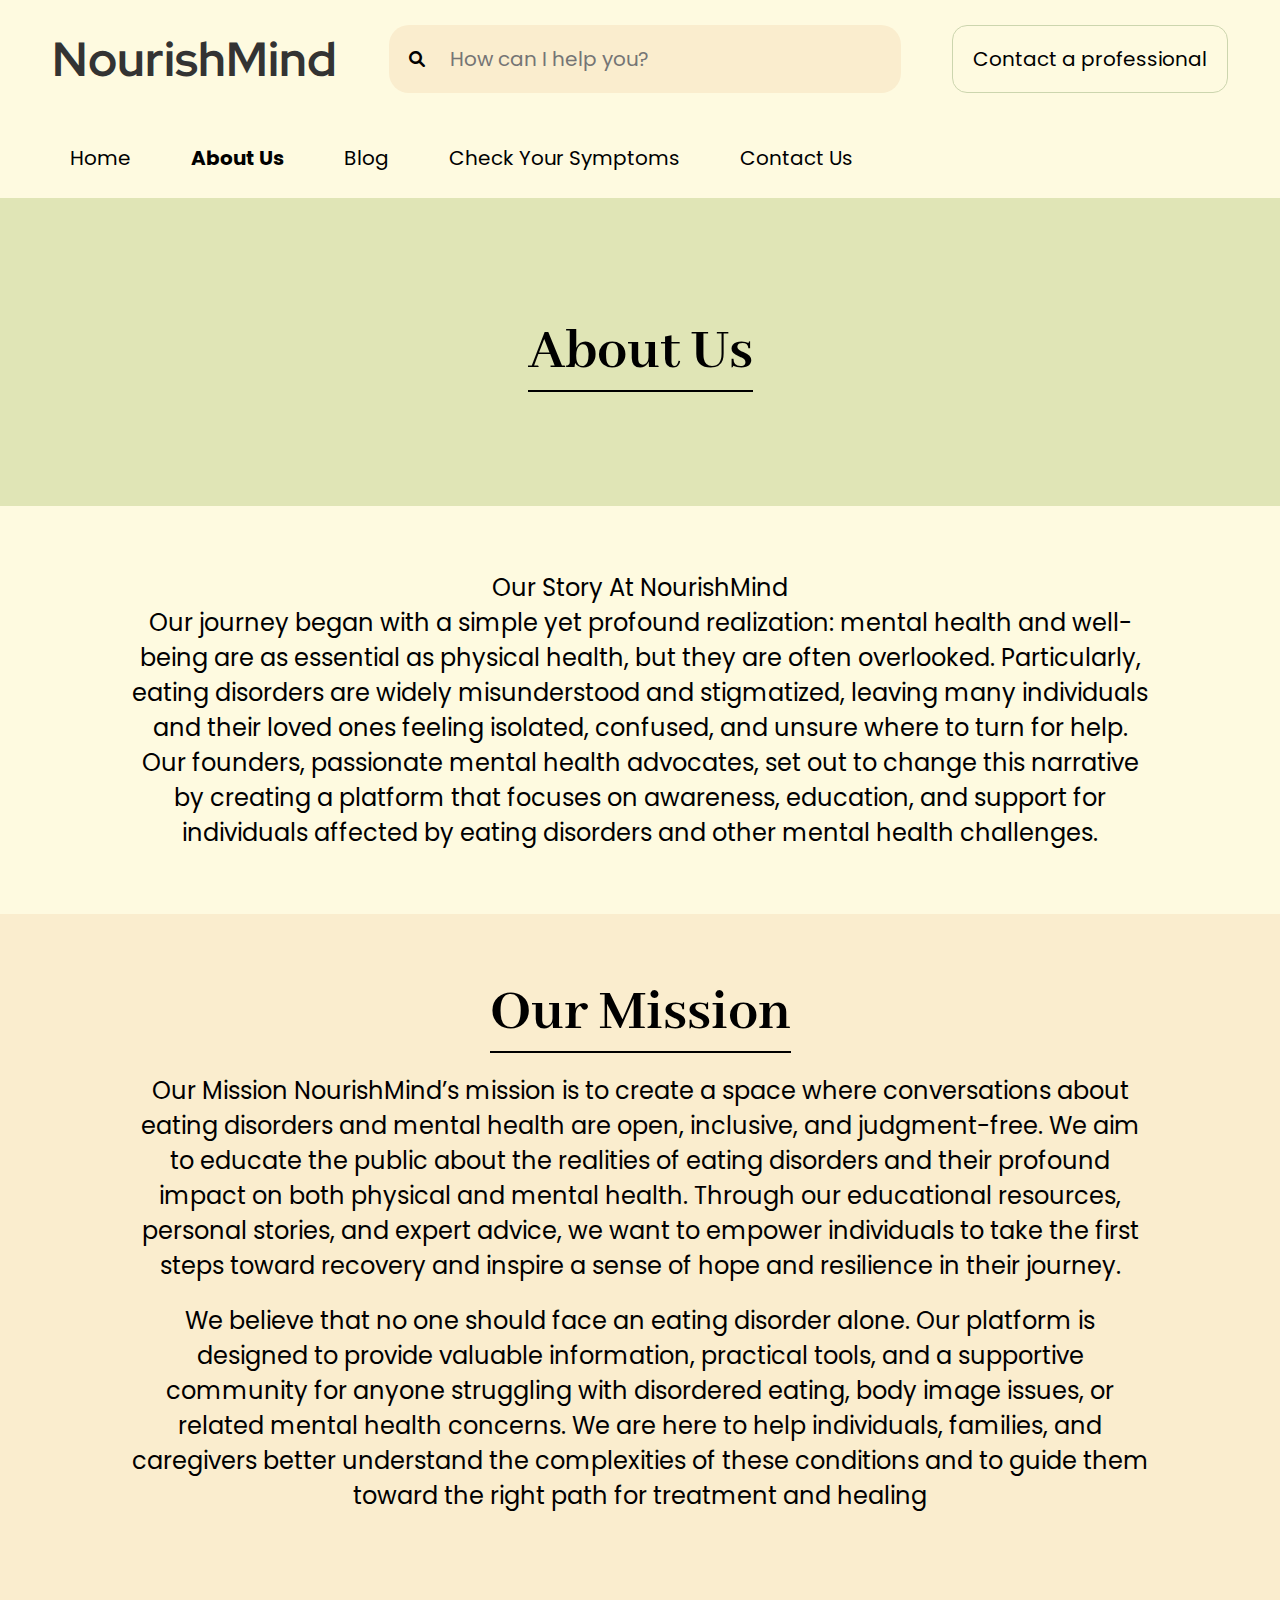
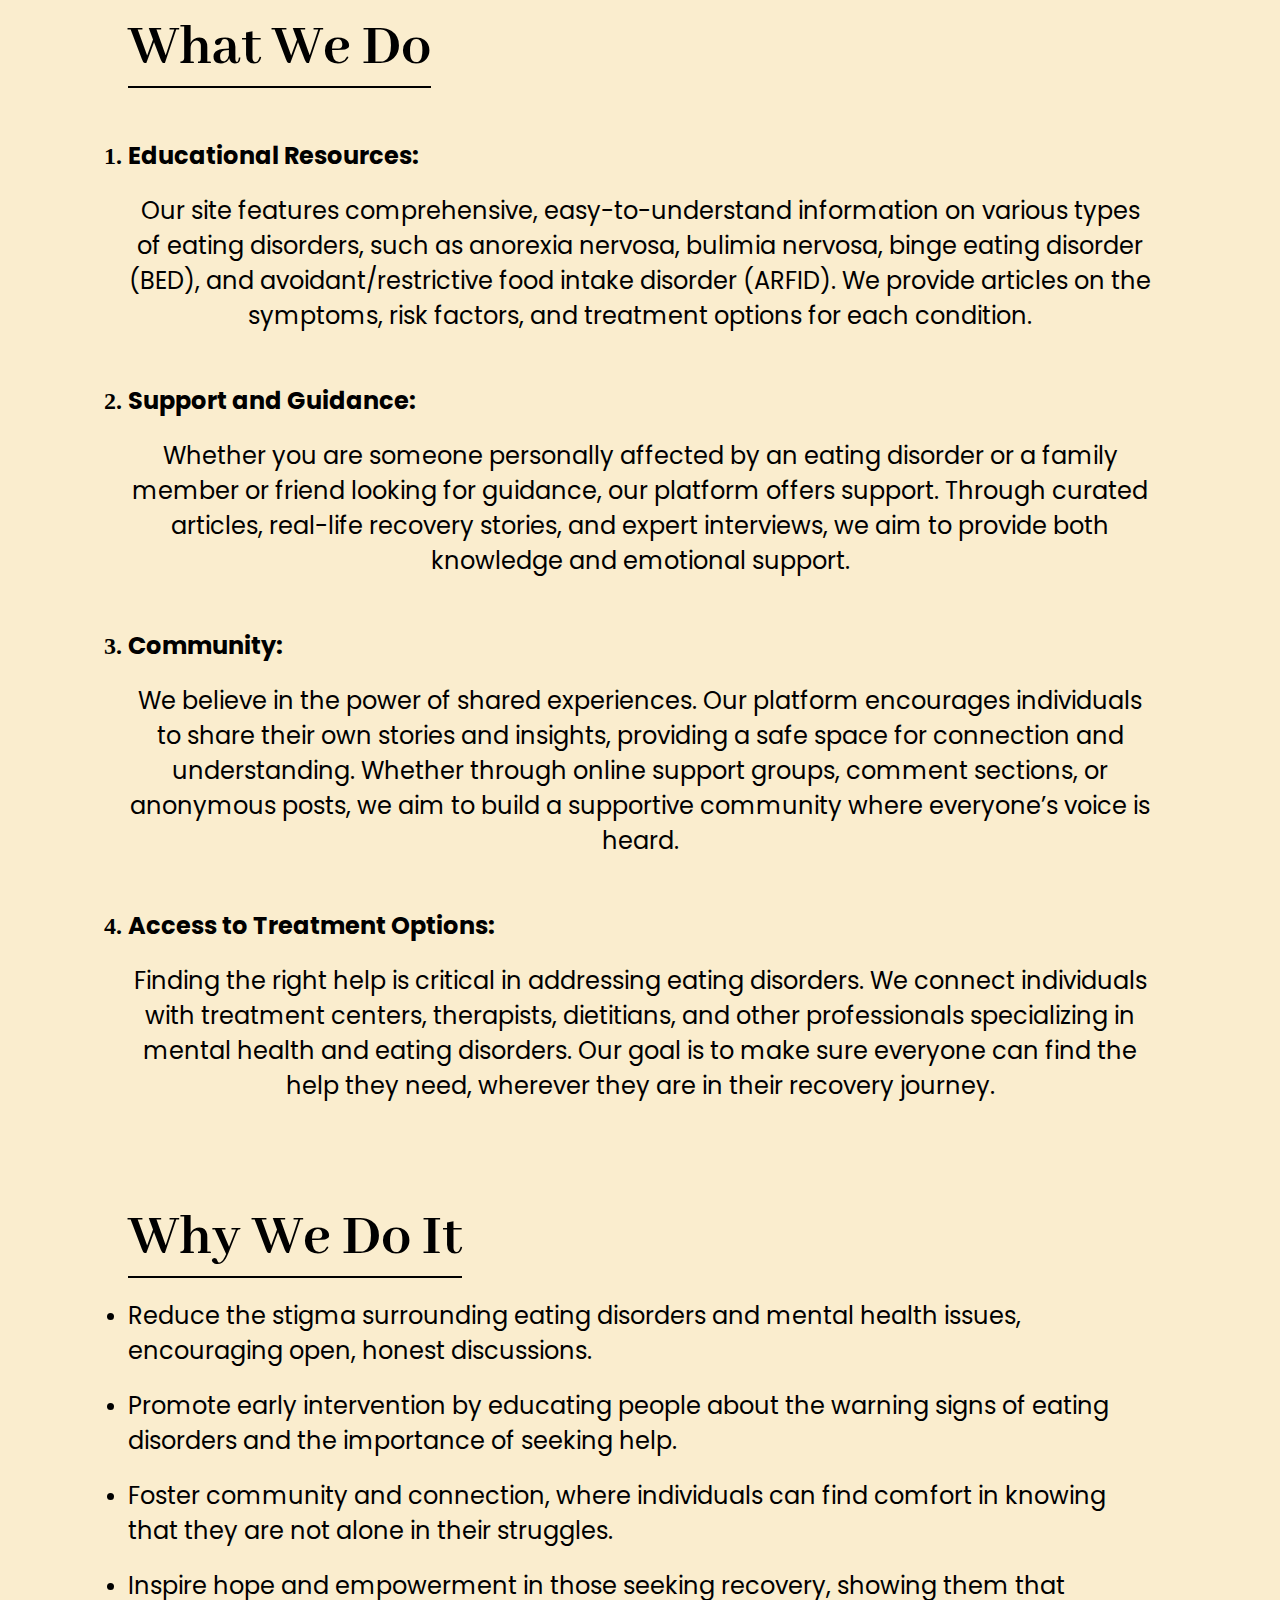
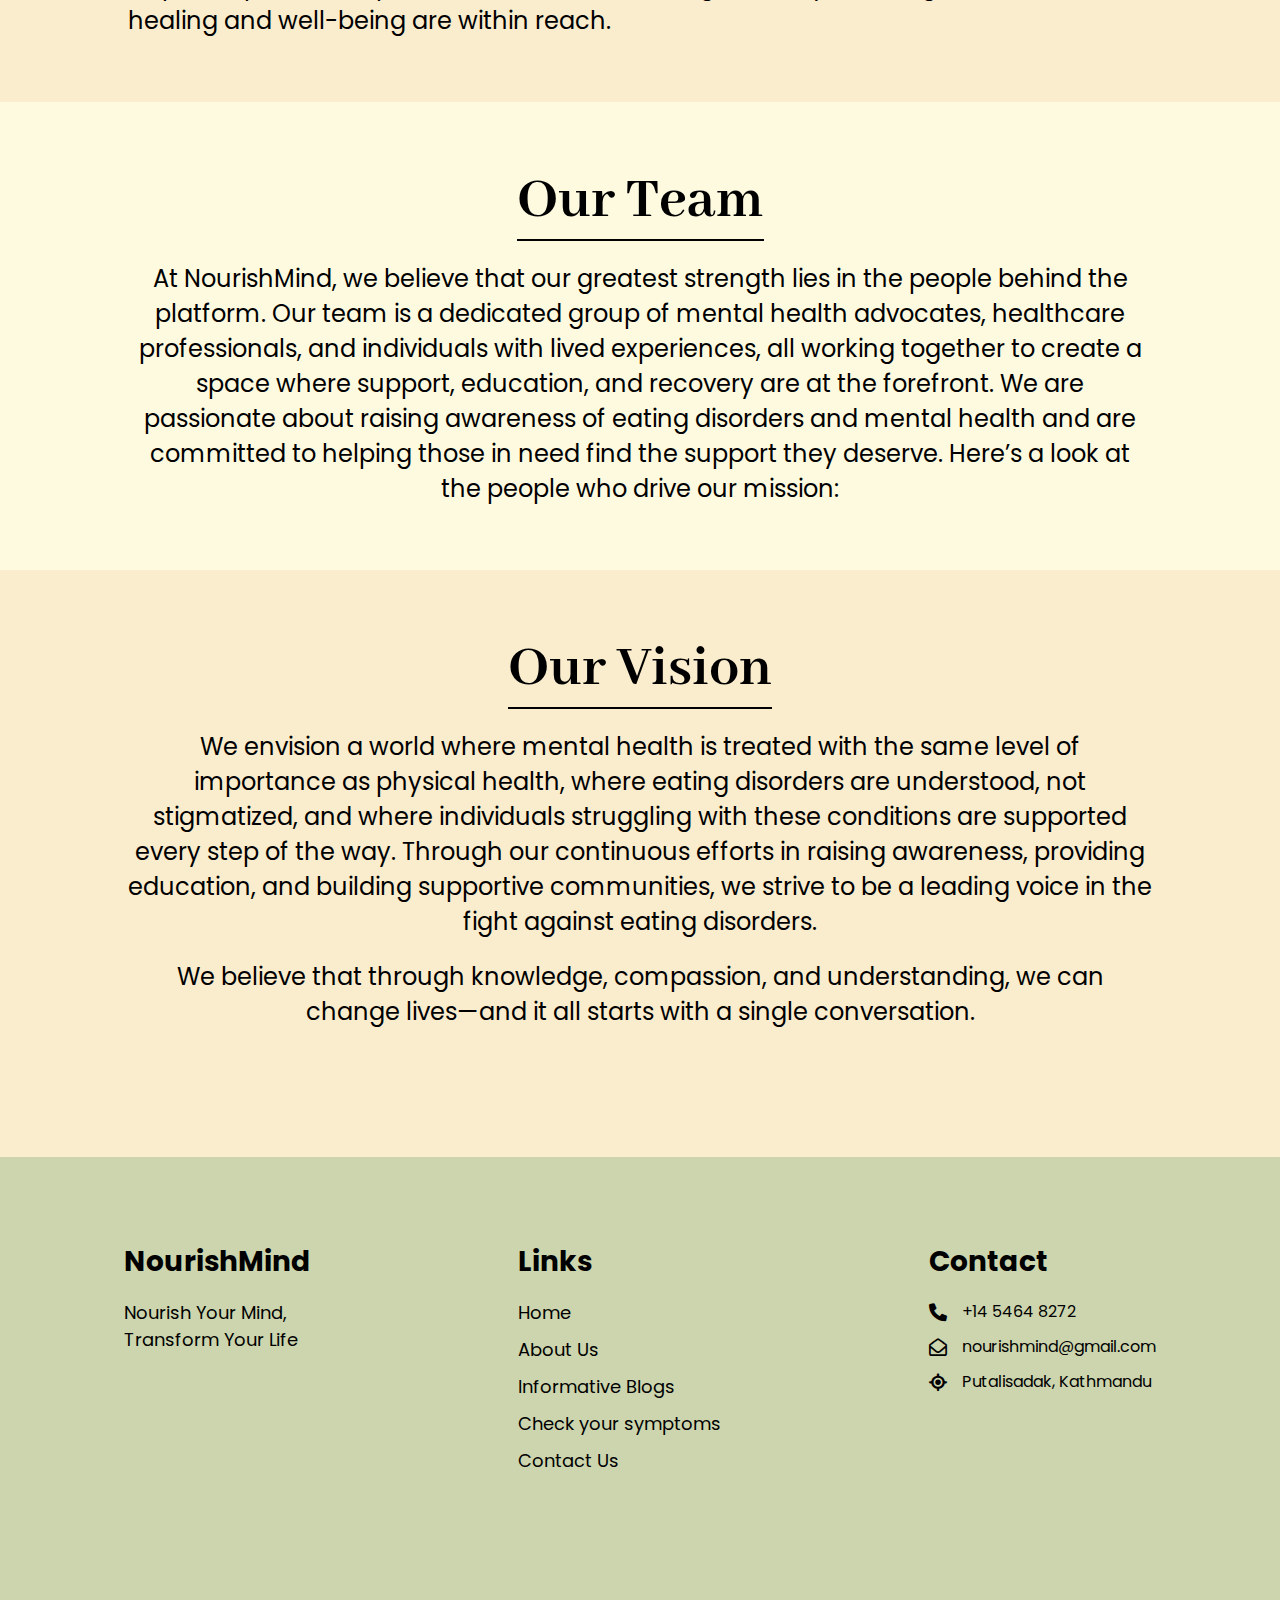
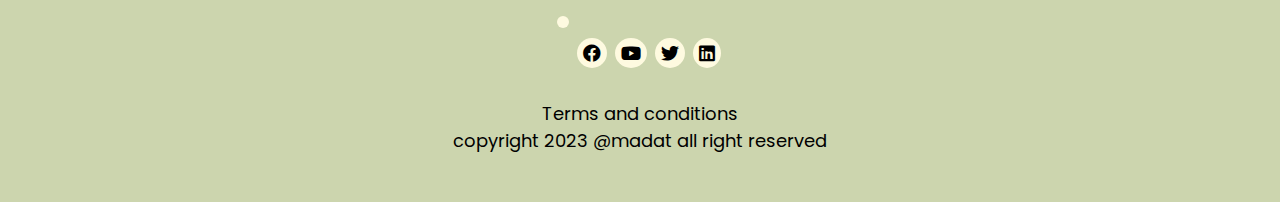
<file: aboutus.html>
<!DOCTYPE html>
<html lang="en">
  <head>
    <meta charset="UTF-8" />
    <meta name="viewport" content="width=device-width, initial-scale=1.0" />
    <title>About us</title>
    <link rel="stylesheet" href="/aboutus.css" />

    <link
      href="https://fonts.googleapis.com/css2?family=Red+Hat+Display:wght@400;700&display=swap"
      rel="stylesheet"
    />
    <link
      href="https://fonts.googleapis.com/css2?family=Poppins:wght@400;600;700&display=swap"
      rel="stylesheet"
    />
    <link
      rel="stylesheet"
      href="https://cdnjs.cloudflare.com/ajax/libs/font-awesome/6.0.0-beta3/css/all.min.css"
    />
    <link
      href="https://fonts.googleapis.com/css2?family=Abhaya+Libre:wght@800&display=swap"
      rel="stylesheet"
    />

    <link
      rel="stylesheet"
      href="https://cdnjs.cloudflare.com/ajax/libs/font-awesome/6.6.0/css/all.min.css"
      integrity="sha512-Kc323vGBEqzTmouAECnVceyQqyqdsSiqLQISBL29aUW4U/M7pSPA/gEUZQqv1cwx4OnYxTxve5UMg5GT6L4JJg=="
      crossorigin="anonymous"
      referrerpolicy="no-referrer"
    />
  </head>

  <body>
    <div class="navs">
      <nav class="nav1">
        <div class="webName" onclick="window.location.href='index.html';">
          NourishMind
        </div>
        <div class="search-container">
          <i class="fa fa-search"></i>
          <!-- Add a search icon using Font Awesome or an SVG -->
          <input
            class="search-bar"
            type="search"
            placeholder="How can I help you?"
          />
        </div>

        <div class="contact">
          <a href="/contactus.html">Contact a professional</a>
        </div>
        <button class="hamburger" onclick="toggleMenu()">&#9776;</button> <!-- Hamburger icon -->

      </nav>

      <nav class="nav2">
        <a href="/index.html">Home</a>
        <a href="/aboutus.html" id="ABOUTUS">About Us</a>
        <a href="/Blogs/blog.html">Blog</a>
        <a href="/chechSymptoms.html">Check Your Symptoms</a>
        <a href="/contactus.html">Contact Us</a>
      </nav>
    </div>

    <div>
      <div class="title-aboutus">
        <h1>About Us</h1>
      </div>

      <div class="content-aboutus">
        <p>
          Our Story At NourishMind<br />
          Our journey began with a simple yet profound realization: mental
          health and well-being are as essential as physical health, but they
          are often overlooked. Particularly, eating disorders are widely
          misunderstood and stigmatized, leaving many individuals and their
          loved ones feeling isolated, confused, and unsure where to turn for
          help. Our founders, passionate mental health advocates, set out to
          change this narrative by creating a platform that focuses on
          awareness, education, and support for individuals affected by eating
          disorders and other mental health challenges.
        </p>
      </div>

      <div class="ourmission">
        <h1>Our Mission</h1>
        <p>
          Our Mission NourishMind’s mission is to create a space where
          conversations about eating disorders and mental health are open,
          inclusive, and judgment-free. We aim to educate the public about the
          realities of eating disorders and their profound impact on both
          physical and mental health. Through our educational resources,
          personal stories, and expert advice, we want to empower individuals to
          take the first steps toward recovery and inspire a sense of hope and
          resilience in their journey.
        </p>
        <p>
          We believe that no one should face an eating disorder alone. Our
          platform is designed to provide valuable information, practical tools,
          and a supportive community for anyone struggling with disordered
          eating, body image issues, or related mental health concerns. We are
          here to help individuals, families, and caregivers better understand
          the complexities of these conditions and to guide them toward the
          right path for treatment and healing
        </p>

        <div class="resources">
          <h1>What We Do</h1>
          <ol>
            <li>
              <h2>Educational Resources:</h2>
              <p>
                Our site features comprehensive, easy-to-understand information
                on various types of eating disorders, such as anorexia nervosa,
                bulimia nervosa, binge eating disorder (BED), and
                avoidant/restrictive food intake disorder (ARFID). We provide
                articles on the symptoms, risk factors, and treatment options
                for each condition.
              </p>
            </li>
            <li>
              <h2>Support and Guidance:</h2>
              <p>
                Whether you are someone personally affected by an eating
                disorder or a family member or friend looking for guidance, our
                platform offers support. Through curated articles, real-life
                recovery stories, and expert interviews, we aim to provide both
                knowledge and emotional support.
              </p>
            </li>
            <li>
              <h2>Community:</h2>
              <p>
                We believe in the power of shared experiences. Our platform
                encourages individuals to share their own stories and insights,
                providing a safe space for connection and understanding. Whether
                through online support groups, comment sections, or anonymous
                posts, we aim to build a supportive community where everyone’s
                voice is heard.
              </p>
            </li>
            <li>
              <h2>Access to Treatment Options:</h2>
              <p>
                Finding the right help is critical in addressing eating
                disorders. We connect individuals with treatment centers,
                therapists, dietitians, and other professionals specializing in
                mental health and eating disorders. Our goal is to make sure
                everyone can find the help they need, wherever they are in their
                recovery journey.
              </p>
            </li>
          </ol>
        </div>

        <div class="resources">
          <h1>Why We Do It</h1>
          <ul>
            <li>
              <p>
                Reduce the stigma surrounding eating disorders and mental health
                issues, encouraging open, honest discussions.
              </p>
            </li>
            <li>
              <p>
                Promote early intervention by educating people about the warning
                signs of eating disorders and the importance of seeking help.
              </p>
            </li>
            <li>
              <p>
                Foster community and connection, where individuals can find
                comfort in knowing that they are not alone in their struggles.
              </p>
            </li>
            <li>
              <p>
                Inspire hope and empowerment in those seeking recovery, showing
                them that healing and well-being are within reach.
              </p>
            </li>
          </ul>
        </div>
      </div>

      <div class="ourteam">
        <h1>Our Team</h1>
        <p>
          At NourishMind, we believe that our greatest strength lies in the people behind the platform. Our team is a dedicated group of mental health advocates, healthcare professionals, and individuals with lived experiences, all working together to create a space where support, education, and recovery are at the forefront. We are passionate about raising awareness of eating disorders and mental health and are committed to helping those in need find the support they deserve. Here’s a look at the people who drive our mission:
        </p>
      </div>

      <div class="ourvision">
        <h1>Our Vision</h1>
        <p>
          We envision a world where mental health is treated with the same level of importance as physical health, where eating disorders are understood, not stigmatized, and where individuals struggling with these conditions are supported every step of the way. Through our continuous efforts in raising awareness, providing education, and building supportive communities, we strive to be a leading voice in the fight against eating disorders.
        </p>
        <p>
          We believe that through knowledge, compassion, and understanding, we can change lives—and it all starts with a single conversation.
        </p>
      </div>
      

    </div>
    <script src="/JS/toogleMenu.js"> </script>

    <footer>
      <div class="footer-card">
        <h3>NourishMind</h3>
        <!-- Changed title to h3 -->
        <p>Nourish Your Mind,<br />Transform Your Life</p>
      </div>

      <div class="footer-card">
        <h3>Links</h3>
        <!-- Changed title to h3 -->
        <a href="/HTML/index.html"> Home</a>
        <a href="/HTML/aboutus.html"> About Us</a>
        <a href="/HTML/Blogs/blog.html"> Informative Blogs</a>
        <a href="/HTML/chechSymptoms.html"> Check your symptoms</a>
        <a href="/HTML/contactus.html"> Contact Us </a>
      </div>

      <div class="footer-card" id="footer-card-contact">
        <h3>Contact</h3>
        <!-- Changed title to h3 -->
        <span><i class="fa-solid fa-phone"></i> +14 5464 8272 </span>
        <span
          ><i class="fa-regular fa-envelope-open"></i>
          nourishmind@gmail.com</span
        >
        <span
          ><i class="fa-solid fa-location-crosshairs"></i> Putalisadak,
          Kathmandu</span
        >
      </div>
    </footer>

    <div class="footer-bottom">
      <div class="icons">
        <i class="fa-brands fa-square-instagram" style="color: #000000"></i>
        <i class="fa-brands fa-facebook"></i>
        <i class="fa-brands fa-youtube"></i>
        <i class="fa-brands fa-twitter"></i>
        <i class="fa-brands fa-linkedin"></i>
      </div>
      <div>Terms and conditions</div>
      <div>copyright 2023 @madat all right reserved</div>
    </div>
  </body>
</html>
</file>
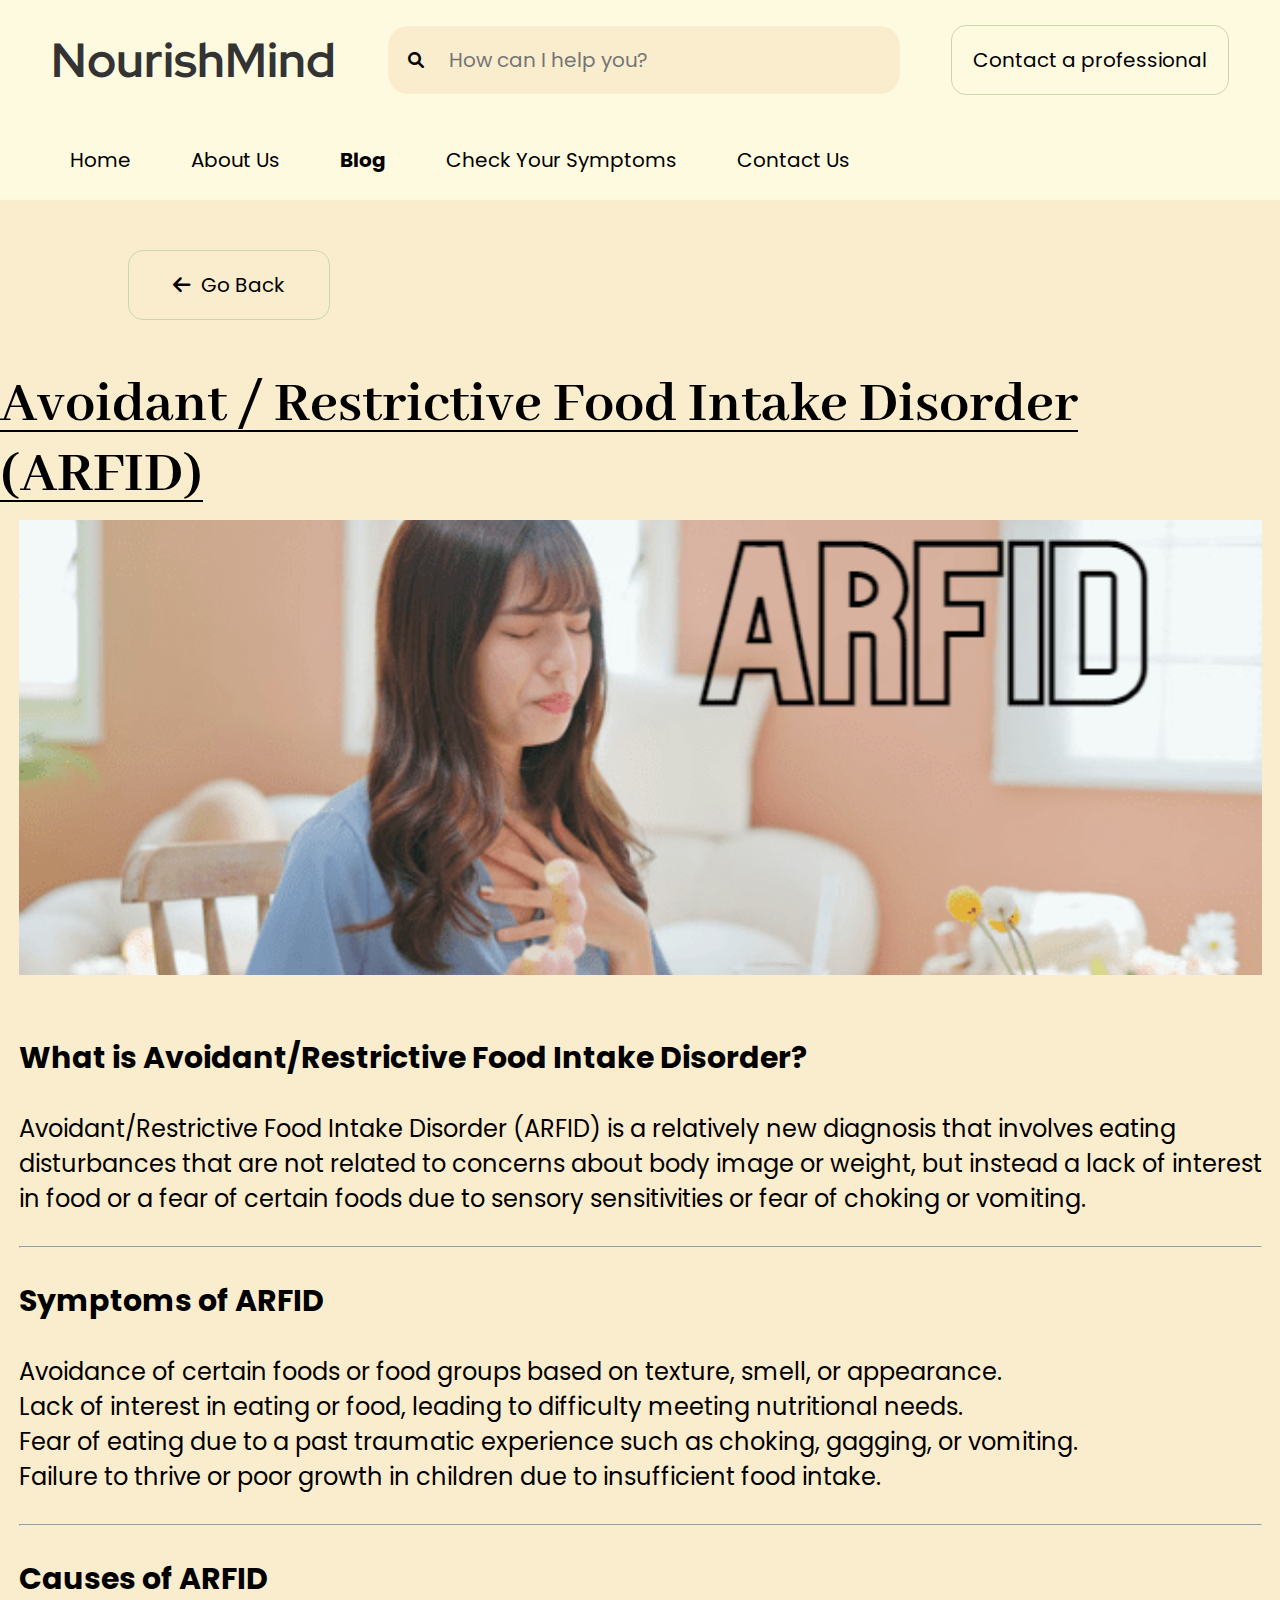
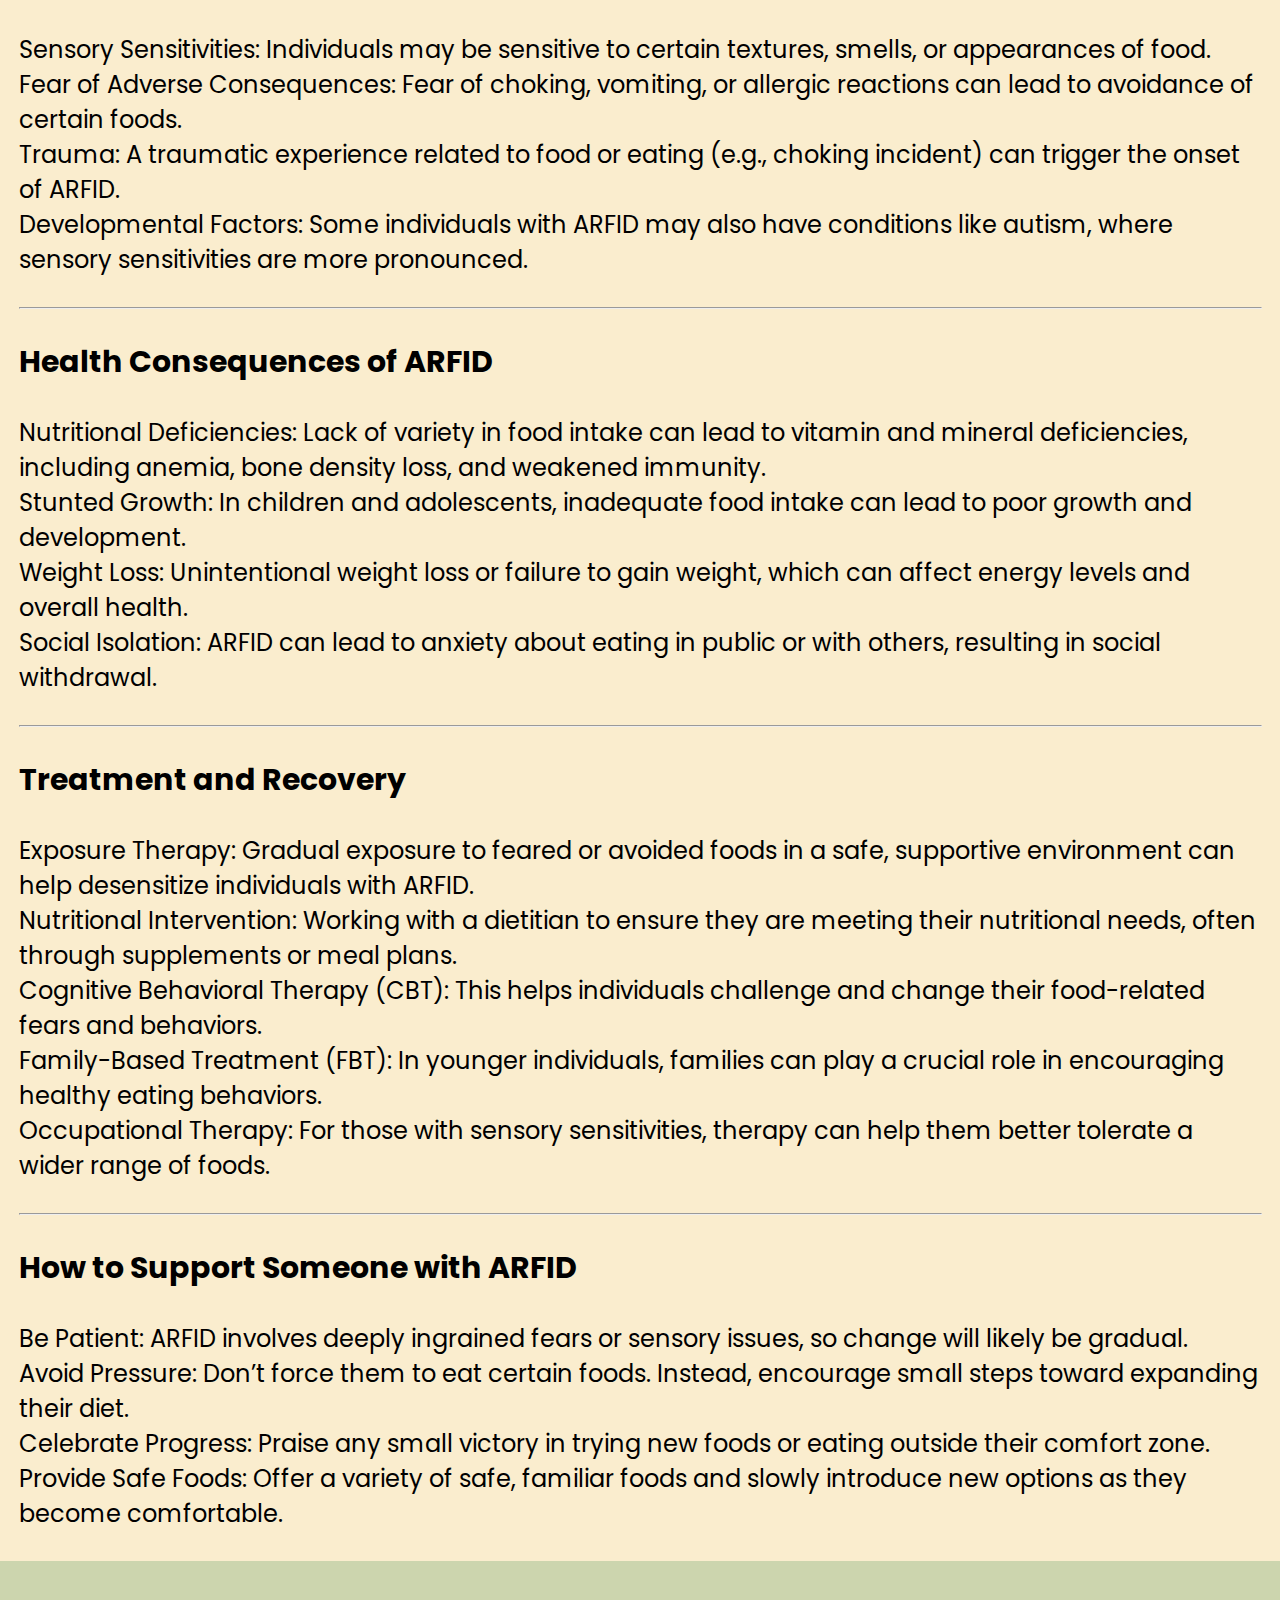
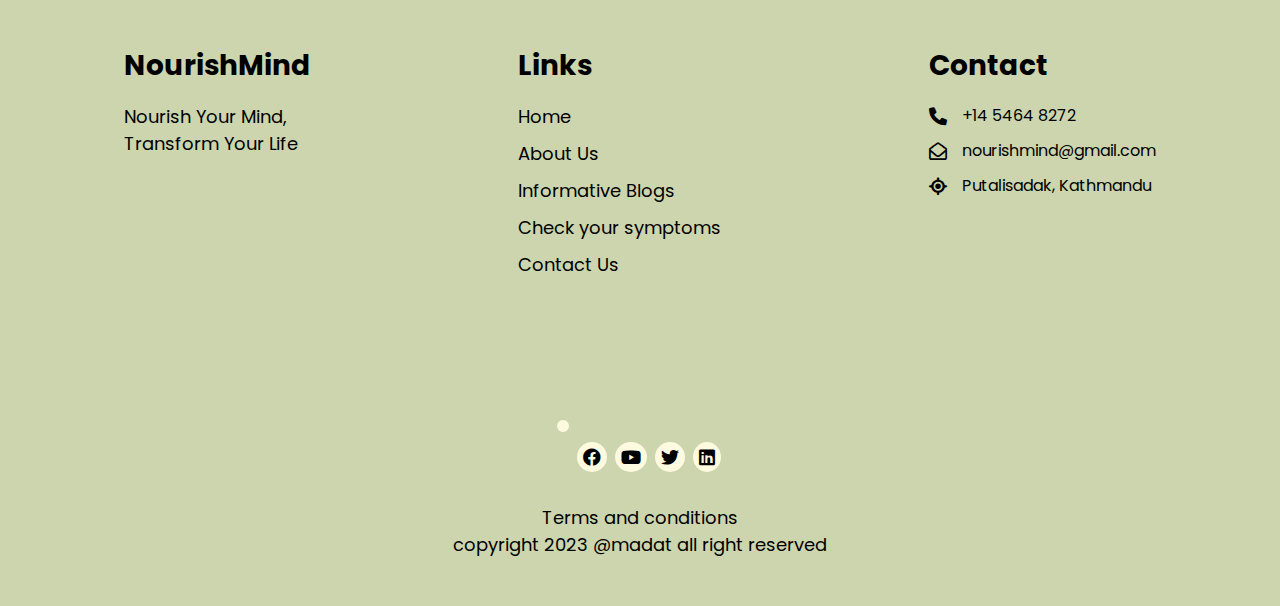
<file: ARFID.html>
<!DOCTYPE html>
<html lang="en">
<head>
  <meta charset="UTF-8">
  <meta name="viewport" content="width=device-width, initial-scale=1.0">
  <title>AFRID</title>
  <link rel="stylesheet" href="/CSS/AFRID.css">

  <link href="https://fonts.googleapis.com/css2?family=Red+Hat+Display:wght@400;700&display=swap" rel="stylesheet">
  <link href="https://fonts.googleapis.com/css2?family=Poppins:wght@400;600;700&display=swap" rel="stylesheet">
  <link rel="stylesheet" href="https://cdnjs.cloudflare.com/ajax/libs/font-awesome/6.0.0-beta3/css/all.min.css">
  <link href="https://fonts.googleapis.com/css2?family=Abhaya+Libre:wght@800&display=swap" rel="stylesheet">



  <link rel="stylesheet" href="https://cdnjs.cloudflare.com/ajax/libs/font-awesome/6.6.0/css/all.min.css"
    integrity="sha512-Kc323vGBEqzTmouAECnVceyQqyqdsSiqLQISBL29aUW4U/M7pSPA/gEUZQqv1cwx4OnYxTxve5UMg5GT6L4JJg=="
    crossorigin="anonymous" referrerpolicy="no-referrer" />
</head>


<body>
  
  <div class="navs">
    <nav class="nav1">
      <div class="webName" onclick="window.location.href='/HTML/index.html';">NourishMind</div>
      <div class="search-container">
        <i class="fa fa-search"></i> <!-- Add a search icon using Font Awesome or an SVG -->
        <input class="search-bar" type="search" placeholder="How can I help you?" />
      </div>

      <div class="contact">
        <a href="/HTML/contactus.html">Contact a professional</a>
      </div>
      <button class="hamburger" onclick="toggleMenu()">&#9776;</button> <!-- Hamburger icon -->

    </nav>

    <nav class="nav2">
      <a href="/HTML/index.html">Home</a>
      <a href="/HTML/aboutus.html">About Us</a>
      <a href="/HTML/Blogs/blog.html" id="BLOG">Blog</a>
      <a href="/HTML/chechSymptoms.html">Check Your Symptoms</a>
      <a href="/HTML/contactus.html">Contact Us</a>
    </nav>
  </div>

  <div class="title-blog">
    <a href="/HTML/Blogs/blog.html" class="go-back-link">
      <i class="fas fa-arrow-left" id="left-arrow"></i> Go Back
    </a>
    <h1>Avoidant / Restrictive Food Intake Disorder (ARFID) </h1>
  </div>

  <div class="AFRID-image"> <img src="/Assets/ARFID3.png"> </div>
  
  <div class="details">

    <div class="details-details">
    <h3> What is Avoidant/Restrictive Food Intake Disorder?</h3>
    <p> Avoidant/Restrictive Food Intake Disorder (ARFID) is a relatively new diagnosis that involves eating disturbances that are not related to concerns about body image or weight, but instead a lack of interest in food or a fear of certain foods due to sensory sensitivities or fear of choking or vomiting.

    </p>
    <hr>
  </div>

  <div class="details-details">
    <h3> Symptoms of ARFID</h3>
    <p> Avoidance of certain foods or food groups based on texture, smell, or appearance. <br>
      Lack of interest in eating or food, leading to difficulty meeting nutritional needs. <br>
      Fear of eating due to a past traumatic experience such as choking, gagging, or vomiting. <br>
      Failure to thrive or poor growth in children due to insufficient food intake.</p>
    <hr>
  </div>

  <div class="details-details">
    <h3> Causes of ARFID</h3>
    <p> Sensory Sensitivities: Individuals may be sensitive to certain textures, smells, or appearances of food.<br>
      Fear of Adverse Consequences: Fear of choking, vomiting, or allergic reactions can lead to avoidance of certain foods.<br>
      Trauma: A traumatic experience related to food or eating (e.g., choking incident) can trigger the onset of ARFID.<br>
      Developmental Factors: Some individuals with ARFID may also have conditions like autism, where sensory sensitivities are more pronounced.</p>
    <hr>
  </div>

  <div class="details-details">
    <h3> Health Consequences of ARFID</h3>
    <p> Nutritional Deficiencies: Lack of variety in food intake can lead to vitamin and mineral deficiencies, including anemia, bone density loss, and weakened immunity.<br>
      Stunted Growth: In children and adolescents, inadequate food intake can lead to poor growth and development.<br>
      Weight Loss: Unintentional weight loss or failure to gain weight, which can affect energy levels and overall health.<br>
      Social Isolation: ARFID can lead to anxiety about eating in public or with others, resulting in social withdrawal.
    </p>
    <hr>
  </div>
  <div class="details-details">
    <h3> Treatment and Recovery</h3>
    <p> Exposure Therapy: Gradual exposure to feared or avoided foods in a safe, supportive environment can help desensitize individuals with ARFID.<br>
      Nutritional Intervention: Working with a dietitian to ensure they are meeting their nutritional needs, often through supplements or meal plans.<br>
      Cognitive Behavioral Therapy (CBT): This helps individuals challenge and change their food-related fears and behaviors.<br>
      Family-Based Treatment (FBT): In younger individuals, families can play a crucial role in encouraging healthy eating behaviors.<br>
      Occupational Therapy: For those with sensory sensitivities, therapy can help them better tolerate a wider range of foods.
    </p>
    <hr>
  </div>

  <div class="details-details">
    <h3> How to Support Someone with ARFID</h3>
    <p>Be Patient: ARFID involves deeply ingrained fears or sensory issues, so change will likely be gradual.<br>
      Avoid Pressure: Don’t force them to eat certain foods. Instead, encourage small steps toward expanding their diet.<br>
      Celebrate Progress: Praise any small victory in trying new foods or eating outside their comfort zone.<br>
      Provide Safe Foods: Offer a variety of safe, familiar foods and slowly introduce new options as they become comfortable.</p>
    
  </div>
  </div>
  
    
  <script src="/JS/toogleMenu.js"> </script>
  <footer>
    <div class="footer-card">
      <h3> NourishMind</h3> <!-- Changed title to h3 -->
      <p> Nourish Your Mind,<br>Transform Your Life</p>
    </div>

    <div class="footer-card">
      <h3> Links </h3> <!-- Changed title to h3 -->
      <a href="/HTML/index.html"> Home</a>
      <a href="/HTML/aboutus.html"> About Us</a>
      <a href="/HTML/Blogs/blog.html"> Informative Blogs</a>
      <a href="/HTML/chechSymptoms.html"> Check your symptoms</a>
      <a href="/HTML/contactus.html"> Contact Us </a>
    </div>

    <div class="footer-card" id="footer-card-contact">
      <h3> Contact</h3> <!-- Changed title to h3 -->
      <span><i class="fa-solid fa-phone"></i>  +14 5464 8272 </span>
      <span><i class="fa-regular fa-envelope-open"></i> nourishmind@gmail.com</span>
        <span><i class="fa-solid fa-location-crosshairs"></i> Putalisadak, Kathmandu</span>
    </div>


  </footer>
 
  <div class="footer-bottom">

    <div class="icons">
      <i class="fa-brands fa-square-instagram" style="color: #000000;"></i>
      <i class="fa-brands fa-facebook"></i>
      <i class="fa-brands fa-youtube"></i>
      <i class="fa-brands fa-twitter"></i>
      <i class="fa-brands fa-linkedin"></i>
    </div>
    <div> Terms and conditions</div>
    <div> copyright 2023 @madat all right reserved</div>


  </div>


</body>
</html>
</file>
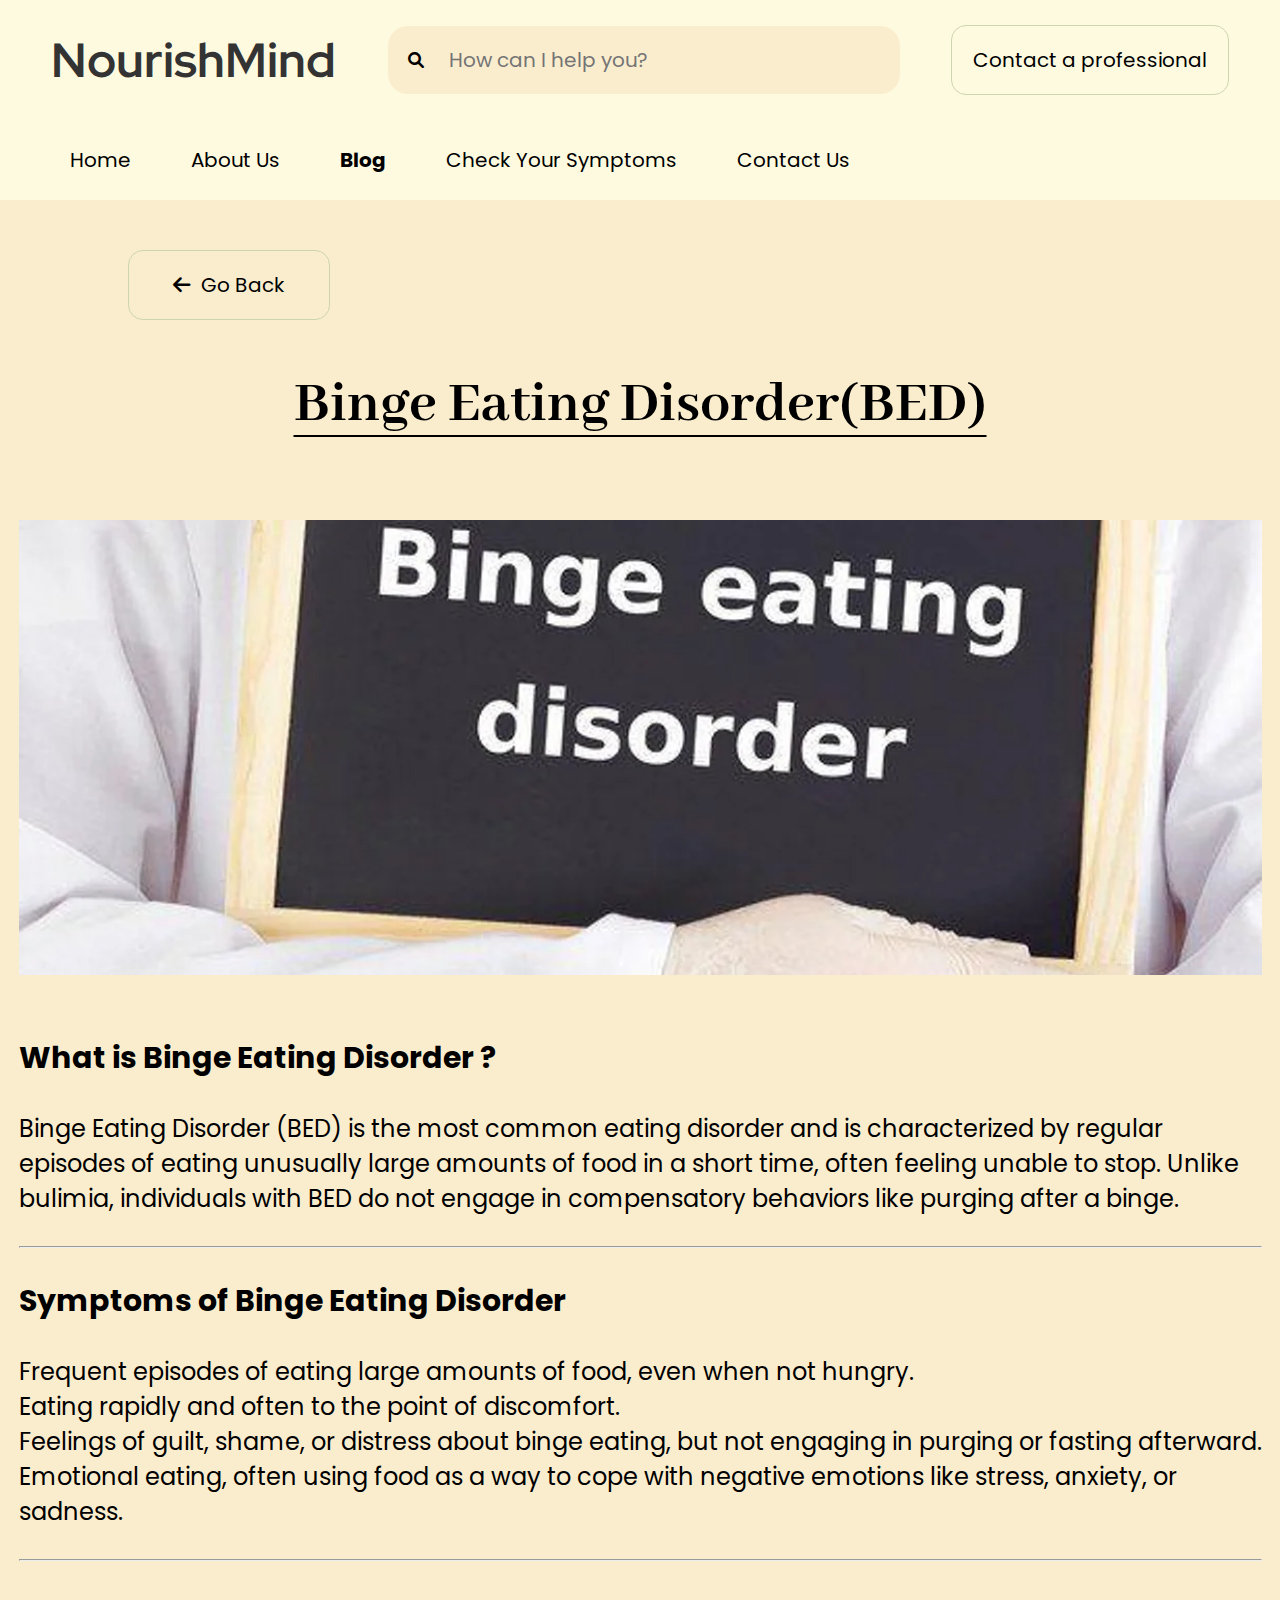
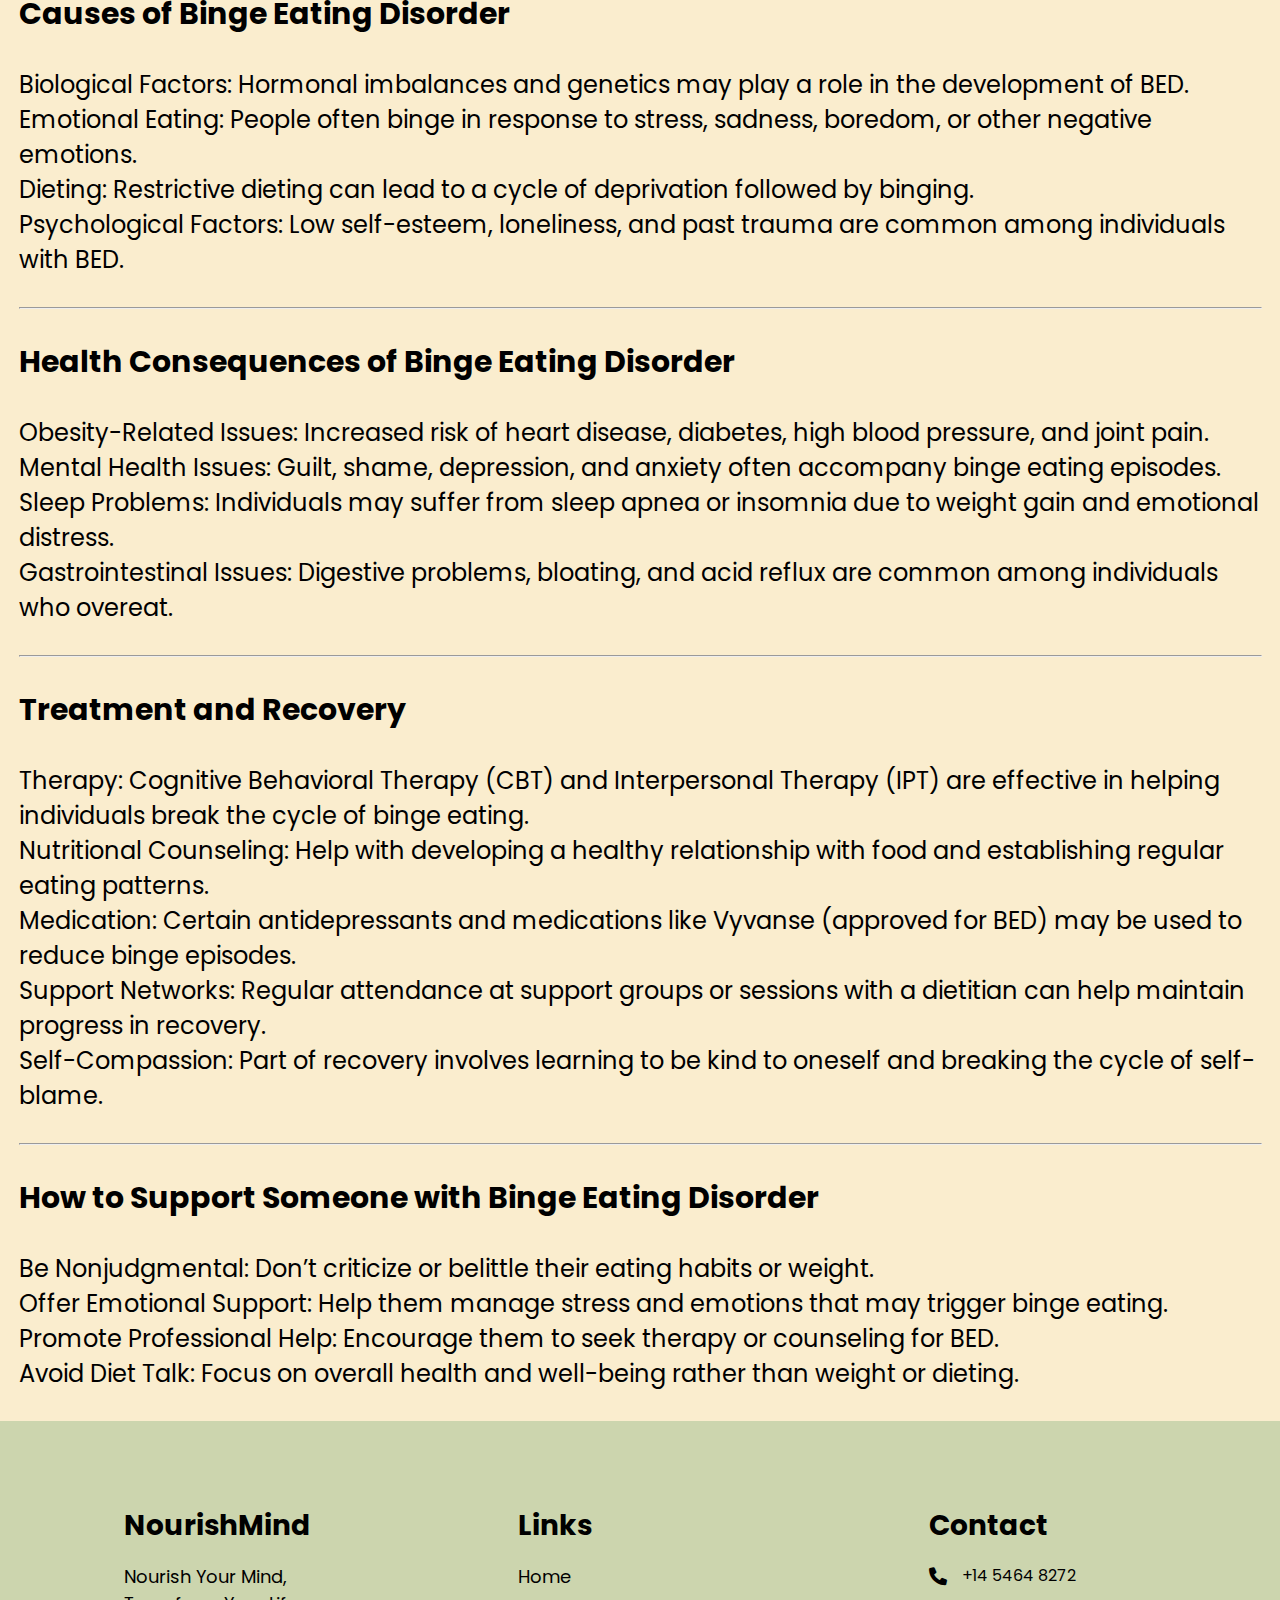
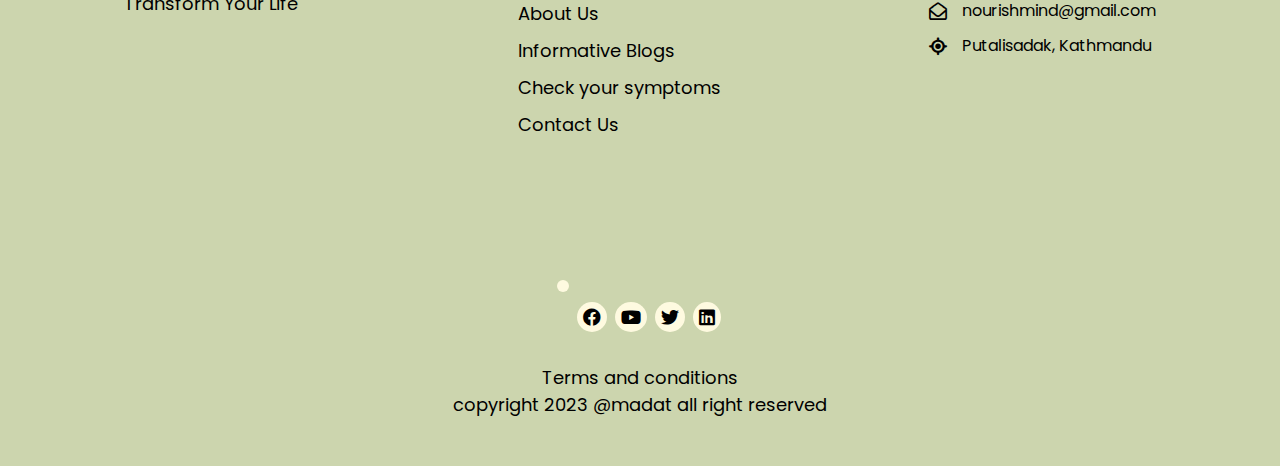
<file: BED.html>
<!DOCTYPE html>
<html lang="en">
<head>
  <meta charset="UTF-8">
  <meta name="viewport" content="width=device-width, initial-scale=1.0">
  <title>BED</title>
  <link rel="stylesheet" href="/CSS/BED.css">

  <link href="https://fonts.googleapis.com/css2?family=Red+Hat+Display:wght@400;700&display=swap" rel="stylesheet">
  <link href="https://fonts.googleapis.com/css2?family=Poppins:wght@400;600;700&display=swap" rel="stylesheet">
  <link rel="stylesheet" href="https://cdnjs.cloudflare.com/ajax/libs/font-awesome/6.0.0-beta3/css/all.min.css">
  <link href="https://fonts.googleapis.com/css2?family=Abhaya+Libre:wght@800&display=swap" rel="stylesheet">



  <link rel="stylesheet" href="https://cdnjs.cloudflare.com/ajax/libs/font-awesome/6.6.0/css/all.min.css"
    integrity="sha512-Kc323vGBEqzTmouAECnVceyQqyqdsSiqLQISBL29aUW4U/M7pSPA/gEUZQqv1cwx4OnYxTxve5UMg5GT6L4JJg=="
    crossorigin="anonymous" referrerpolicy="no-referrer" />
</head>


<body>
  
  <div class="navs">
    <nav class="nav1">
      <div class="webName" onclick="window.location.href='/HTML/index.html';">NourishMind</div>
      <div class="search-container">
        <i class="fa fa-search"></i> <!-- Add a search icon using Font Awesome or an SVG -->
        <input class="search-bar" type="search" placeholder="How can I help you?" />
      </div>

      <div class="contact">
        <a href="/HTML/contactus.html">Contact a professional</a>
      </div>
      <button class="hamburger" onclick="toggleMenu()">&#9776;</button> <!-- Hamburger icon -->

    </nav>

    <nav class="nav2">
      <a href="/HTML/index.html">Home</a>
      <a href="/HTML/aboutus.html">About Us</a>
      <a href="/HTML/Blogs/blog.html" id="BLOG">Blog</a>
      <a href="/HTML/chechSymptoms.html">Check Your Symptoms</a>
      <a href="/HTML/contactus.html">Contact Us</a>
    </nav>
  </div>


  <div class="title-blog">
    <a href="/HTML/Blogs/blog.html" class="go-back-link">
      <i class="fas fa-arrow-left" id="left-arrow"></i> Go Back
    </a>
    <h1>Binge Eating Disorder(BED)</h1>
  </div>

  <div class="BED-image"> <img src="/Assets/BED3.webp"> </div>
  
  <div class="details">

    <div class="details-details">
    <h3> What is Binge Eating Disorder ?</h3>
    <p> Binge Eating Disorder (BED) is the most common eating disorder and is characterized by regular episodes of eating unusually large amounts of food in a short time, often feeling unable to stop. Unlike bulimia, individuals with BED do not engage in compensatory behaviors like purging after a binge.</p>
    <hr>
  </div>

  <div class="details-details">
    <h3> Symptoms of Binge Eating Disorder </h3>
    <p> Frequent episodes of eating large amounts of food, even when not hungry. <br>
      Eating rapidly and often to the point of discomfort. <br>
      Feelings of guilt, shame, or distress about binge eating, but not engaging in purging or fasting afterward. <br>
      Emotional eating, often using food as a way to cope with negative emotions like stress, anxiety, or sadness.</p>
    <hr>
  </div>

  <div class="details-details">
    <h3> Causes of Binge Eating Disorder </h3>
    <p> Biological Factors: Hormonal imbalances and genetics may play a role in the development of BED.  <br>
      Emotional Eating: People often binge in response to stress, sadness, boredom, or other negative emotions. <br>
      Dieting: Restrictive dieting can lead to a cycle of deprivation followed by binging. <br>
      Psychological Factors: Low self-esteem, loneliness, and past trauma are common among individuals with BED.</p>
    <hr>
  </div>

  <div class="details-details">
    <h3> Health Consequences of Binge Eating Disorder </h3>
    <p> Obesity-Related Issues: Increased risk of heart disease, diabetes, high blood pressure, and joint pain. <br>
      Mental Health Issues: Guilt, shame, depression, and anxiety often accompany binge eating episodes. <br>
      Sleep Problems: Individuals may suffer from sleep apnea or insomnia due to weight gain and emotional distress. <br>
      Gastrointestinal Issues: Digestive problems, bloating, and acid reflux are common among individuals who overeat.</p>
    <hr>
  </div>
  <div class="details-details">
    <h3> Treatment and Recovery</h3>
    <p> Therapy: Cognitive Behavioral Therapy (CBT) and Interpersonal Therapy (IPT) are effective in helping individuals break the cycle of binge eating. <br>
      Nutritional Counseling: Help with developing a healthy relationship with food and establishing regular eating patterns. <br>
      Medication: Certain antidepressants and medications like Vyvanse (approved for BED) may be used to reduce binge episodes.<br>
      Support Networks: Regular attendance at support groups or sessions with a dietitian can help maintain progress in recovery.<br>
      Self-Compassion: Part of recovery involves learning to be kind to oneself and breaking the cycle of self-blame.</p>
    <hr>
  </div>

  <div class="details-details">
    <h3> How to Support Someone with Binge Eating Disorder </h3>
    <p> Be Nonjudgmental: Don’t criticize or belittle their eating habits or weight.<br>
      Offer Emotional Support: Help them manage stress and emotions that may trigger binge eating.<br>
      Promote Professional Help: Encourage them to seek therapy or counseling for BED.<br>
      Avoid Diet Talk: Focus on overall health and well-being rather than weight or dieting.</p>
    
  </div>
  </div>
  <script src="/JS/toogleMenu.js"> </script>

  <footer>
    <div class="footer-card">
      <h3> NourishMind</h3> <!-- Changed title to h3 -->
      <p> Nourish Your Mind,<br>Transform Your Life</p>
    </div>

    <div class="footer-card">
      <h3> Links </h3> <!-- Changed title to h3 -->
      <a href="/HTML/index.html"> Home</a>
      <a href="/HTML/aboutus.html"> About Us</a>
      <a href="/HTML/Blogs/blog.html"> Informative Blogs</a>
      <a href="/HTML/chechSymptoms.html"> Check your symptoms</a>
      <a href="/HTML/contactus.html"> Contact Us </a>
    </div>

    <div class="footer-card" id="footer-card-contact">
      <h3> Contact</h3> <!-- Changed title to h3 -->
      <span><i class="fa-solid fa-phone"></i>  +14 5464 8272 </span>
      <span><i class="fa-regular fa-envelope-open"></i> nourishmind@gmail.com</span>
        <span><i class="fa-solid fa-location-crosshairs"></i> Putalisadak, Kathmandu</span>
    </div>


  </footer>
 
  <div class="footer-bottom">

    <div class="icons">
      <i class="fa-brands fa-square-instagram" style="color: #000000;"></i>
      <i class="fa-brands fa-facebook"></i>
      <i class="fa-brands fa-youtube"></i>
      <i class="fa-brands fa-twitter"></i>
      <i class="fa-brands fa-linkedin"></i>
    </div>
    <div> Terms and conditions</div>
    <div> copyright 2023 @madat all right reserved</div>


  </div>


</body>
</html>
</file>
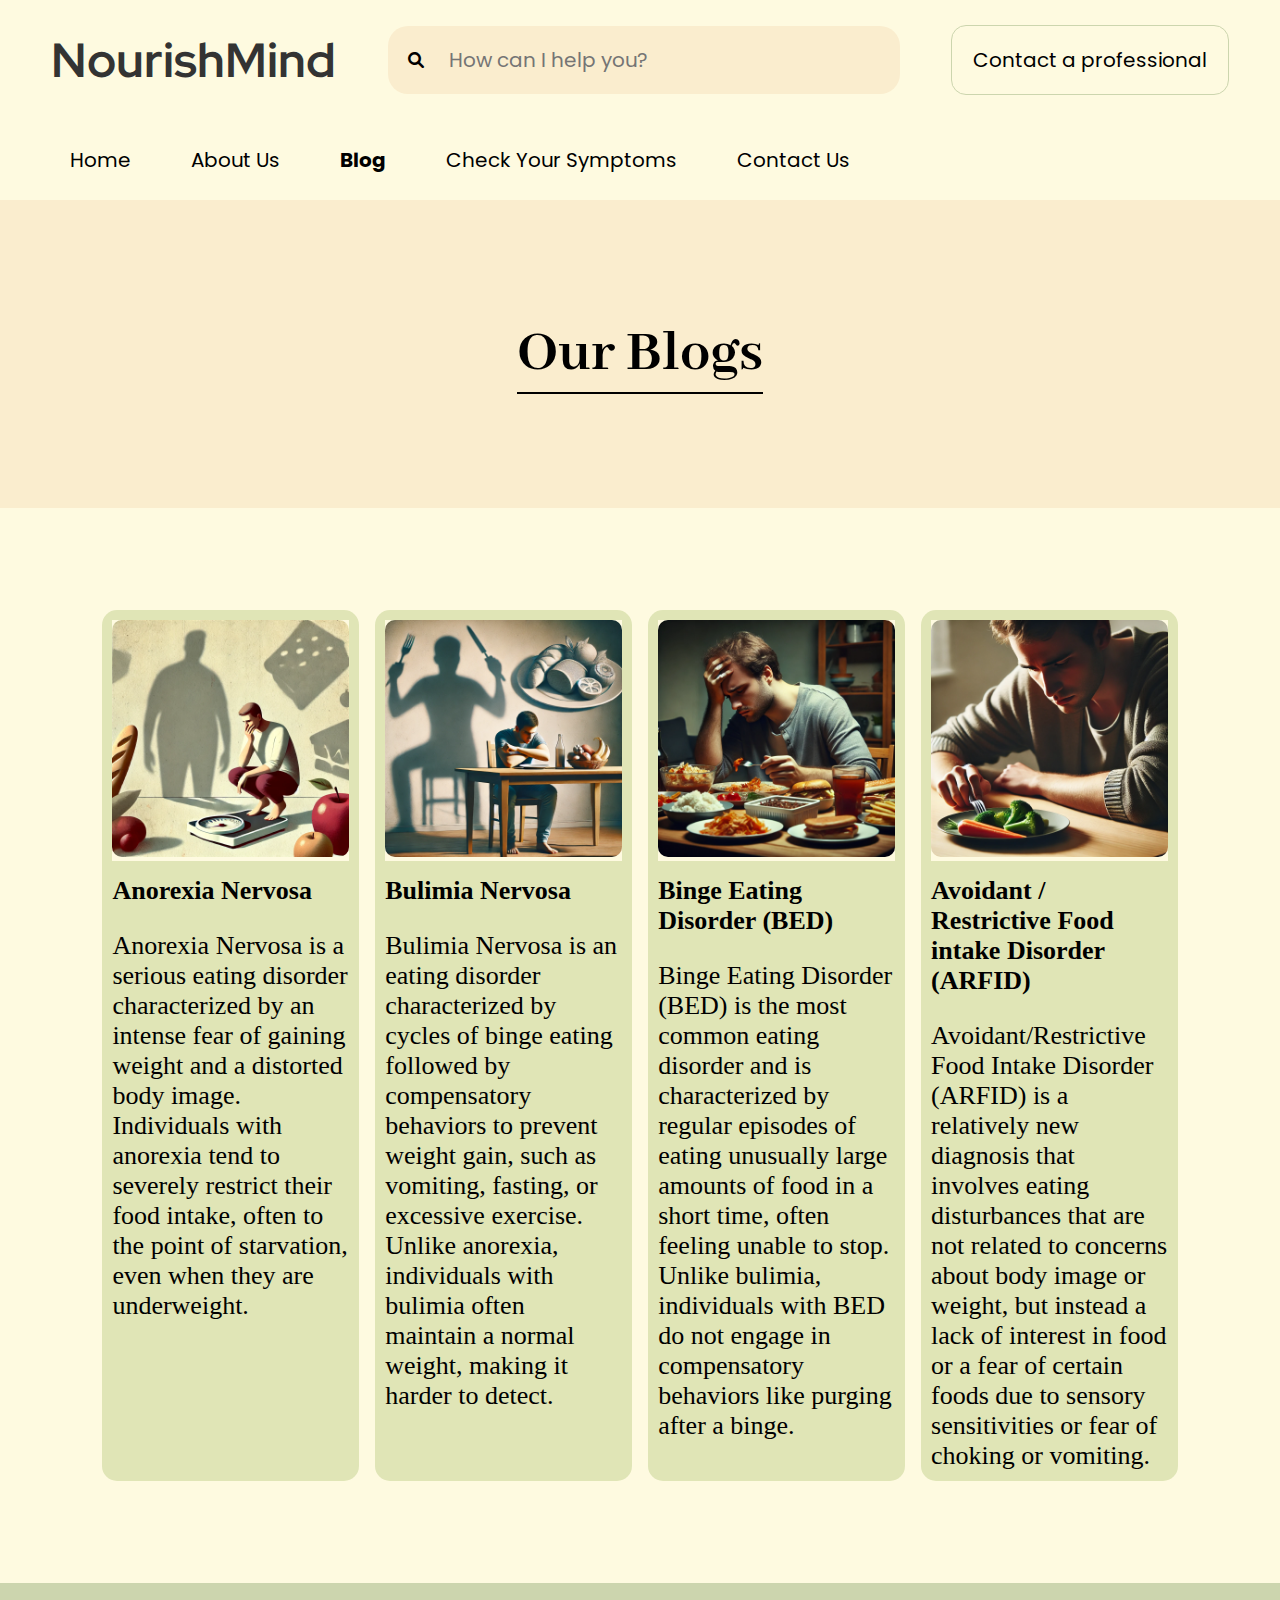
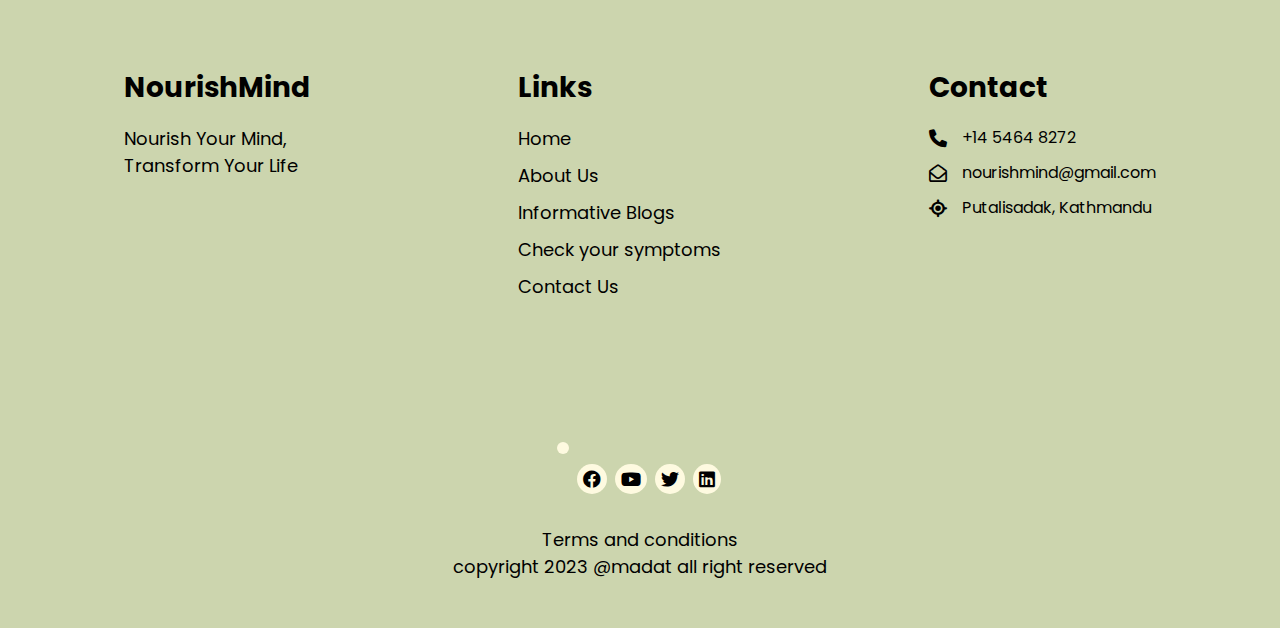
<file: blog.html>
<!DOCTYPE html>
<html lang="en">
<head>
  <meta charset="UTF-8">
  <meta name="viewport" content="width=device-width, initial-scale=1.0">
  <title>Blogs</title>
  <link rel="stylesheet" href="/CSS/blog.css">

  <link href="https://fonts.googleapis.com/css2?family=Red+Hat+Display:wght@400;700&display=swap" rel="stylesheet">
  <link href="https://fonts.googleapis.com/css2?family=Poppins:wght@400;600;700&display=swap" rel="stylesheet">
  <link rel="stylesheet" href="https://cdnjs.cloudflare.com/ajax/libs/font-awesome/6.0.0-beta3/css/all.min.css">
  <link href="https://fonts.googleapis.com/css2?family=Abhaya+Libre:wght@800&display=swap" rel="stylesheet">



  <link rel="stylesheet" href="https://cdnjs.cloudflare.com/ajax/libs/font-awesome/6.6.0/css/all.min.css"
    integrity="sha512-Kc323vGBEqzTmouAECnVceyQqyqdsSiqLQISBL29aUW4U/M7pSPA/gEUZQqv1cwx4OnYxTxve5UMg5GT6L4JJg=="
    crossorigin="anonymous" referrerpolicy="no-referrer" />
</head>


<body>
  
  <div class="navs">
    <nav class="nav1">
      <div class="webName" onclick="window.location.href='/HTML/index.html';">NourishMind</div>
      <div class="search-container">
        <i class="fa fa-search"></i> <!-- Add a search icon using Font Awesome or an SVG -->
        <input class="search-bar" type="search" placeholder="How can I help you?" />
      </div>

      <div class="contact">
        <a href="/HTML/contactus.html">Contact a professional</a>
      </div>
      <button class="hamburger" onclick="toggleMenu()">&#9776;</button> <!-- Hamburger icon -->

    </nav>

    <nav class="nav2">
      <a href="/HTML/index.html">Home</a>
      <a href="/HTML/aboutus.html">About Us</a>
      <a href="blog.html" id="BLOG">Blog</a>
      <a href="/HTML/chechSymptoms.html">Check Your Symptoms</a>
      <a href="/HTML/contactus.html">Contact Us</a>
    </nav>
  </div>


  <div class="title-blog">
    <h1> Our Blogs</h1>
   </div>
   <div class="blogs-contents">
    <div class="blog-card" onclick="window.location.href='/HTML/Blogs/AnorexiaNervosa.html';">
      <div> <img src="/Assets/AN2.webp" alt="Anorexia Nervosa"></div>
      <div class="title-blogs" > Anorexia Nervosa</div>
      <div class="info-blogs"> Anorexia Nervosa is a serious eating disorder characterized by an intense fear of gaining weight and a distorted body image. Individuals with anorexia tend to severely restrict their food intake, often to the point of starvation, even when they are underweight.
        </div>
    </div>

    <div class="blog-card" onclick="window.location.href='/HTML/Blogs/BulimiaNervosa.html';">
      <div> <img src="/Assets/BN2.webp" alt="Bulimia Nervosa"></div>
      <div class="title-blogs"> Bulimia Nervosa </div>
      <div class="info-blogs"> Bulimia Nervosa is an eating disorder characterized by cycles of binge eating followed by compensatory behaviors to prevent weight gain, such as vomiting, fasting, or excessive exercise. Unlike anorexia, individuals with bulimia often maintain a normal weight, making it harder to detect.
       </div>
    </div>

    <div class="blog-card" onclick="window.location.href='/HTML/Blogs/BED.html';">
      <div> <img src="/Assets/BED2.webp" alt="Binge Eating Disorder"></div>
      <div class="title-blogs"> Binge Eating Disorder (BED)</div>
      <div class="info-blogs"> Binge Eating Disorder (BED) is the most common eating disorder and is characterized by regular episodes of eating unusually large amounts of food in a short time, often feeling unable to stop. Unlike bulimia, individuals with BED do not engage in compensatory behaviors like purging after a binge.

      </div>
    </div>

    <div class="blog-card" onclick="window.location.href='/HTML/Blogs/ARFID.html';">
      <div> <img src="/Assets/AFRID2.webp" alt="Restrictive Food intake Disorder"></div>
      <div class="title-blogs"> Avoidant / Restrictive Food intake Disorder (ARFID) </div>
      <div class="info-blogs"> Avoidant/Restrictive Food Intake Disorder (ARFID) is a relatively new diagnosis that involves eating disturbances that are not related to concerns about body image or weight, but instead a lack of interest in food or a fear of certain foods due to sensory sensitivities or fear of choking or vomiting. 
        </div>
    </div>
  </div>

  <footer>
    <div class="footer-card">
      <h3> NourishMind</h3> <!-- Changed title to h3 -->
      <p> Nourish Your Mind,<br>Transform Your Life</p>
    </div>

    <div class="footer-card">
      <h3> Links </h3> <!-- Changed title to h3 -->
      <a href="/HTML/index.html"> Home</a>
      <a href="/HTML/aboutus.html"> About Us</a>
      <a href="blog.html"> Informative Blogs</a>
      <a href="/HTML/chechSymptoms.html"> Check your symptoms</a>
      <a href="/HTML/contactus.html"> Contact Us </a>
    </div>

    <div class="footer-card" id="footer-card-contact">
      <h3> Contact</h3> <!-- Changed title to h3 -->
      <span><i class="fa-solid fa-phone"></i>  +14 5464 8272 </span>
      <span><i class="fa-regular fa-envelope-open"></i> nourishmind@gmail.com</span>
        <span><i class="fa-solid fa-location-crosshairs"></i> Putalisadak, Kathmandu</span>
    </div>
    <script src="/JS/toogleMenu.js"> </script>

  </footer>
 
  <div class="footer-bottom">

    <div class="icons">
      <i class="fa-brands fa-square-instagram" style="color: #000000;"></i>
      <i class="fa-brands fa-facebook"></i>
      <i class="fa-brands fa-youtube"></i>
      <i class="fa-brands fa-twitter"></i>
      <i class="fa-brands fa-linkedin"></i>
    </div>
    <div> Terms and conditions</div>
    <div> copyright 2023 @madat all right reserved</div>


  </div>


</body>
</html>
</file>
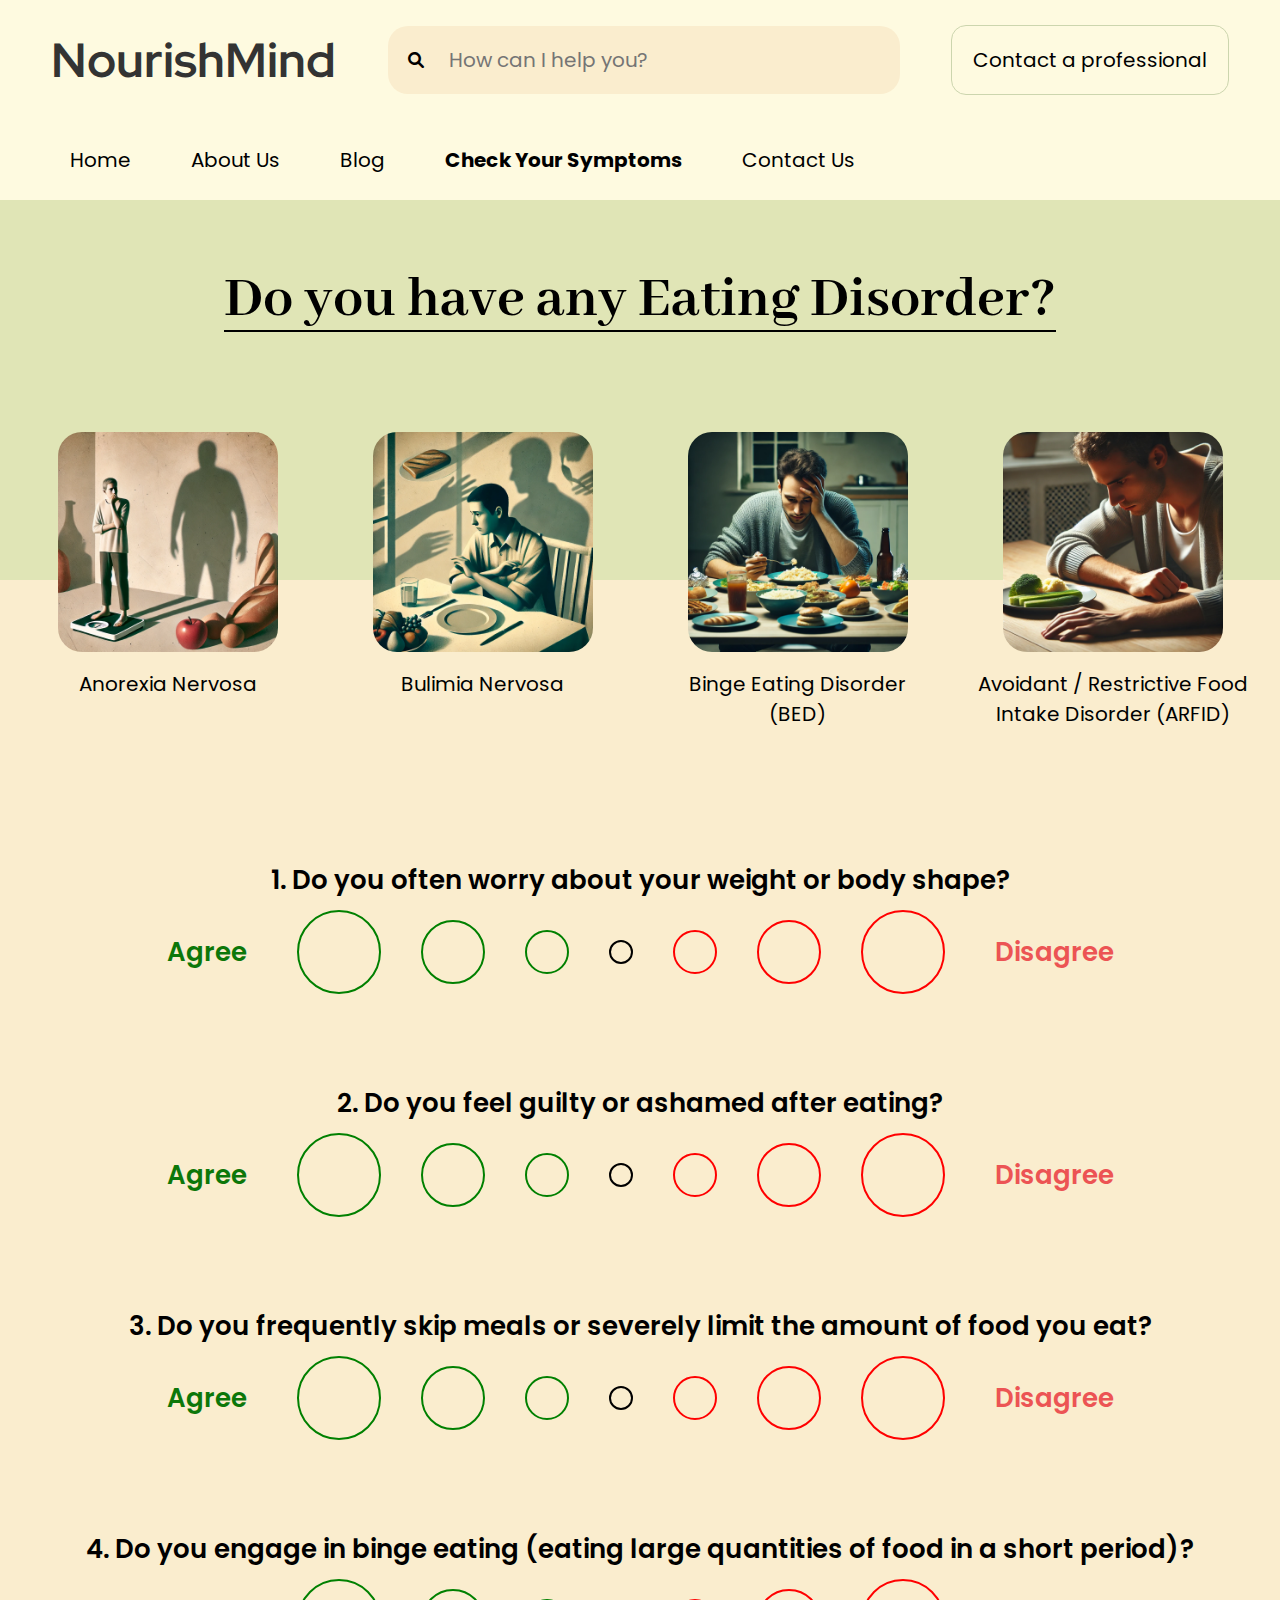
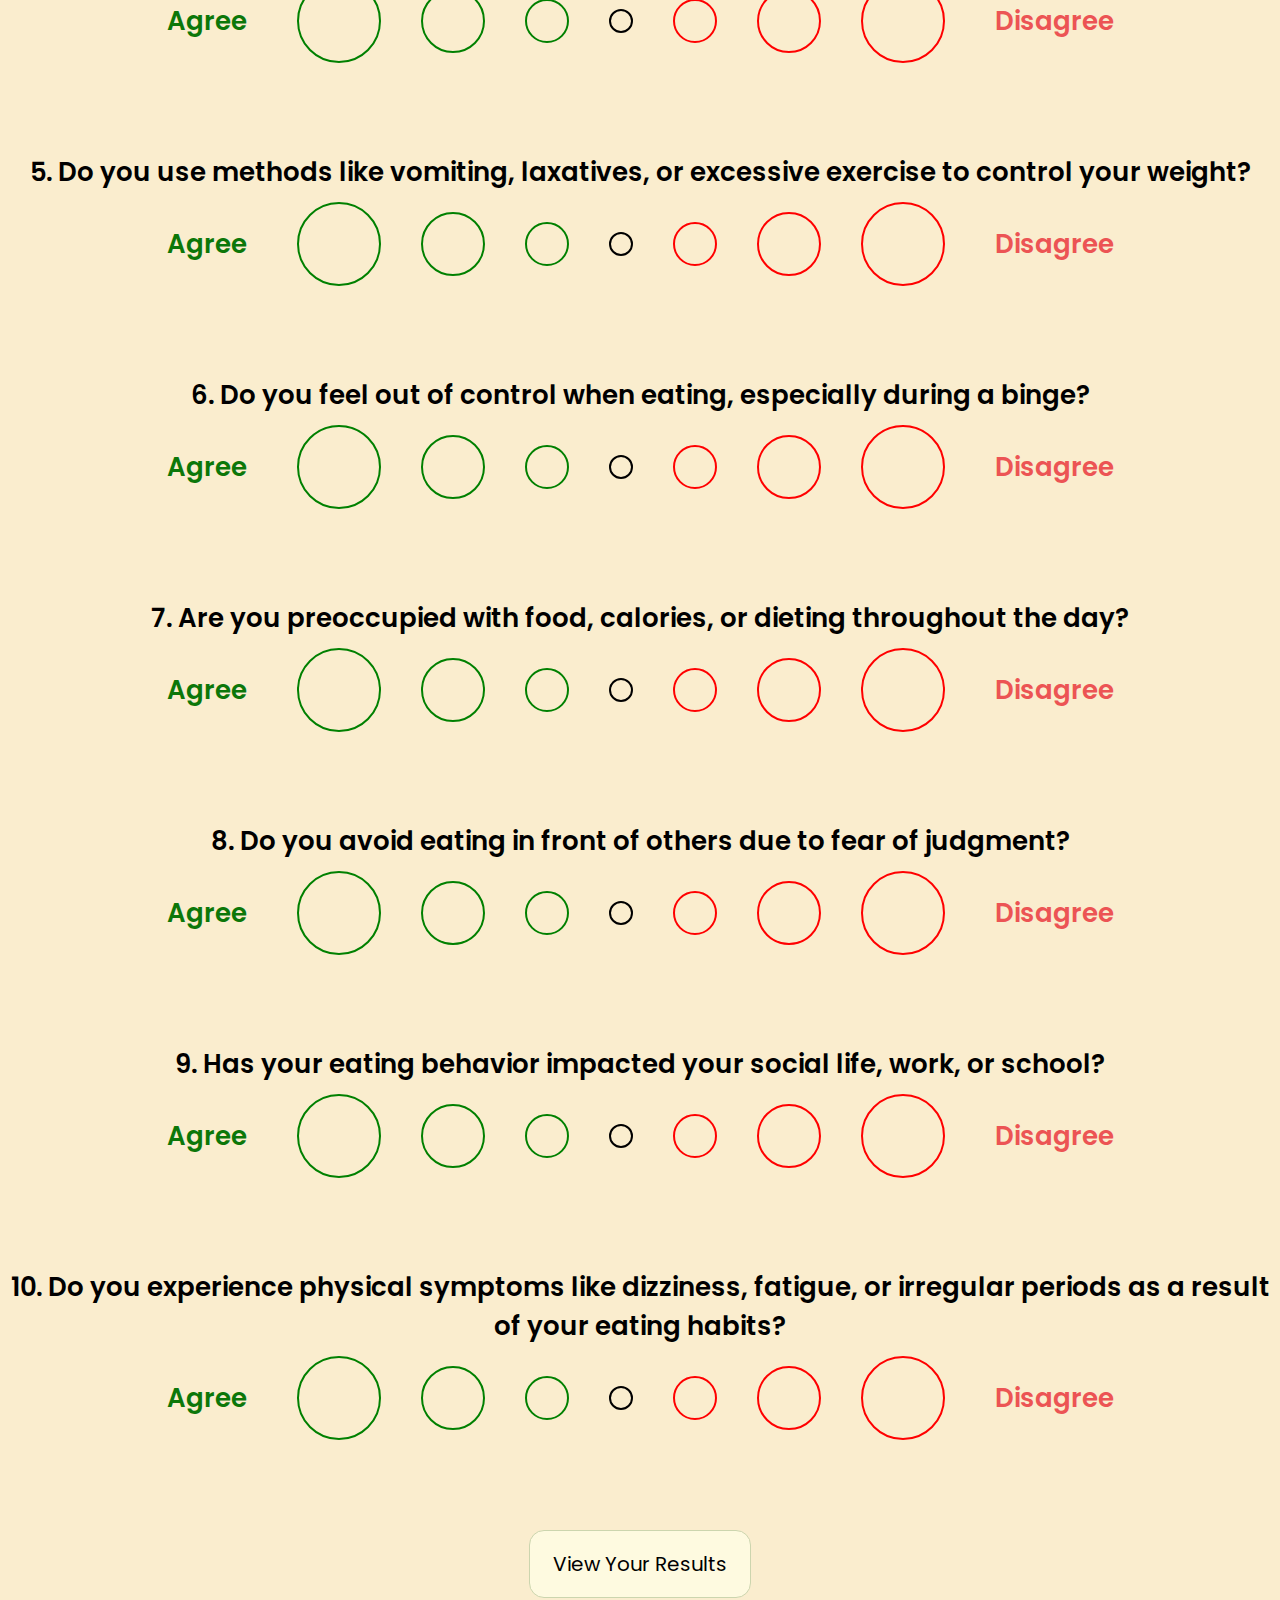
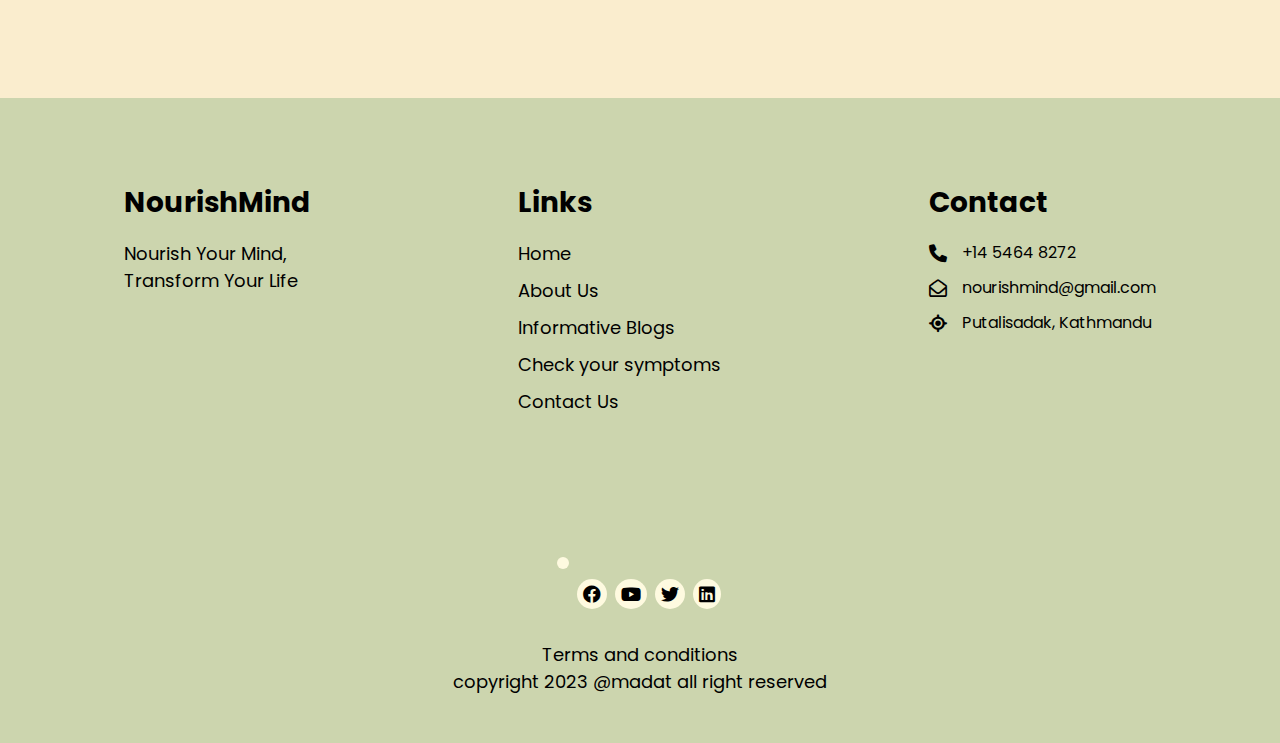
<file: chechSymptoms.html>
<!DOCTYPE html>
<html lang="en">
  <head>
    <meta charset="UTF-8" />
    <meta name="viewport" content="width=device-width, initial-scale=1.0" />
    <title>Check Symptoms</title>
    <link rel="stylesheet" href="/CSS/checkSymptoms.css" />

    <link
      href="https://fonts.googleapis.com/css2?family=Red+Hat+Display:wght@400;700&display=swap"
      rel="stylesheet"
    />
    <link
      href="https://fonts.googleapis.com/css2?family=Poppins:wght@400;600;700&display=swap"
      rel="stylesheet"
    />
    <link
      rel="stylesheet"
      href="https://cdnjs.cloudflare.com/ajax/libs/font-awesome/6.0.0-beta3/css/all.min.css"
    />
    <link
      href="https://fonts.googleapis.com/css2?family=Abhaya+Libre:wght@800&display=swap"
      rel="stylesheet"
    />

    <link
      rel="stylesheet"
      href="https://cdnjs.cloudflare.com/ajax/libs/font-awesome/6.6.0/css/all.min.css"
      integrity="sha512-Kc323vGBEqzTmouAECnVceyQqyqdsSiqLQISBL29aUW4U/M7pSPA/gEUZQqv1cwx4OnYxTxve5UMg5GT6L4JJg=="
      crossorigin="anonymous"
      referrerpolicy="no-referrer"
    />
  </head>

  <body>
    <div class="navs">
      <nav class="nav1">
        <div class="webName" onclick="window.location.href='index.html';">
          NourishMind
        </div>
        <div class="search-container">
          <i class="fa fa-search"></i>
          <!-- Add a search icon using Font Awesome or an SVG -->
          <input
            class="search-bar"
            type="search"
            placeholder="How can I help you?"
          />
        </div>

        <div class="contact">
          <a href="/HTML/contactus.html">Contact a professional</a>
        </div>
        <button class="hamburger" onclick="toggleMenu()">&#9776;</button> <!-- Hamburger icon -->

      </nav>

      <nav class="nav2">
        <a href="/HTML/index.html">Home</a>
        <a href="/HTML/aboutus.html">About Us</a>
        <a href="/HTML/Blogs/blog.html">Blog</a>
        <a href="/HTML/chechSymptoms.html" id="CheckYourSymptoms"
          >Check Your Symptoms</a
        >
        <a href="/HTML/contactus.html">Contact Us</a>
      </nav>
    </div>

    <div class="title">
      <h1>Do you have any Eating Disorder?</h1>
    </div>

    <div class="eatingDisorder">
      <div class="disorder">
        <input type="radio" id="anorexia" name="disorder" />
        <label for="anorexia">
          <img src="/Assets/AN.webp" alt="Anorexia Nervosa image" />
          <div class="text">Anorexia Nervosa</div>
        </label>
      </div>
    
      <div class="disorder">
        <input type="radio" id="bulimia" name="disorder" />
        <label for="bulimia">
          <img src="/Assets/BN.webp" alt="Bulimia Nervosa image" />
          <div class="text">Bulimia Nervosa</div>
        </label>
      </div>
    
      <div class="disorder">
        <input type="radio" id="bed" name="disorder" />
        <label for="bed">
          <img src="/Assets/BED.webp" alt="BED image" />
          <div class="text">Binge Eating Disorder (BED)</div>
        </label>
      </div>
    
      <div class="disorder">
        <input type="radio" id="arfid" name="disorder" />
        <label for="arfid">
          <img src="/Assets/AFRID.webp" alt="ARFID image" />
          <div class="text">Avoidant / Restrictive Food Intake Disorder (ARFID)</div>
        </label>
      </div>
    </div>
    

    <div class="question" id="Question1">1. Do you often worry about your weight or body shape?</div>
    <div class="row">
        <div class="label agree">Agree</div>
        <div class="circle agree large" onclick="selectCircle(this)"></div>
        <div class="circle agree medium" onclick="selectCircle(this)"></div>
        <div class="circle agree small" onclick="selectCircle(this)"></div>
        <div class="circle purple tiny" onclick="selectCircle(this)"></div>
        <div class="circle disagree small" onclick="selectCircle(this)"></div>
        <div class="circle disagree medium" onclick="selectCircle(this)"></div>
        <div class="circle disagree large" onclick="selectCircle(this)"></div>
        <div class="label disagree">Disagree</div>
    </div>
    <div class="question">2. Do you feel guilty or ashamed after eating?
    </div>
    <div class="row">
        <div class="label agree">Agree</div>
        <div class="circle agree large" onclick="selectCircle(this)"></div>
        <div class="circle agree medium" onclick="selectCircle(this)"></div>
        <div class="circle agree small" onclick="selectCircle(this)"></div>
        <div class="circle purple tiny" onclick="selectCircle(this)"></div>
        <div class="circle disagree small" onclick="selectCircle(this)"></div>
        <div class="circle disagree medium" onclick="selectCircle(this)"></div>
        <div class="circle disagree large" onclick="selectCircle(this)"></div>
        <div class="label disagree">Disagree</div>
    </div>
    <div class="question">3. Do you frequently skip meals or severely limit the amount of food you eat?
    </div>
    <div class="row">
        <div class="label agree">Agree</div>
        <div class="circle agree large" onclick="selectCircle(this)"></div>
        <div class="circle agree medium" onclick="selectCircle(this)"></div>
        <div class="circle agree small" onclick="selectCircle(this)"></div>
        <div class="circle purple tiny" onclick="selectCircle(this)"></div>
        <div class="circle disagree small" onclick="selectCircle(this)"></div>
        <div class="circle disagree medium" onclick="selectCircle(this)"></div>
        <div class="circle disagree large" onclick="selectCircle(this)"></div>
        <div class="label disagree">Disagree</div>
    </div>
    <div class="question">4. Do you engage in binge eating (eating large quantities of food in a short period)?
    </div>
    <div class="row">
        <div class="label agree">Agree</div>
        <div class="circle agree large" onclick="selectCircle(this)"></div>
        <div class="circle agree medium" onclick="selectCircle(this)"></div>
        <div class="circle agree small" onclick="selectCircle(this)"></div>
        <div class="circle purple tiny" onclick="selectCircle(this)"></div>
        <div class="circle disagree small" onclick="selectCircle(this)"></div>
        <div class="circle disagree medium" onclick="selectCircle(this)"></div>
        <div class="circle disagree large" onclick="selectCircle(this)"></div>
        <div class="label disagree">Disagree</div>
    </div>
    <div class="question">5. Do you use methods like vomiting, laxatives, or excessive exercise to control your weight?    </div>
    <div class="row">
        <div class="label agree">Agree</div>
        <div class="circle agree large" onclick="selectCircle(this)"></div>
        <div class="circle agree medium" onclick="selectCircle(this)"></div>
        <div class="circle agree small" onclick="selectCircle(this)"></div>
        <div class="circle purple tiny" onclick="selectCircle(this)"></div>
        <div class="circle disagree small" onclick="selectCircle(this)"></div>
        <div class="circle disagree medium" onclick="selectCircle(this)"></div>
        <div class="circle disagree large" onclick="selectCircle(this)"></div>
        <div class="label disagree">Disagree</div>
    </div>
    <div class="question">6. Do you feel out of control when eating, especially during a binge?    </div>
    <div class="row">
        <div class="label agree">Agree</div>
        <div class="circle agree large" onclick="selectCircle(this)"></div>
        <div class="circle agree medium" onclick="selectCircle(this)"></div>
        <div class="circle agree small" onclick="selectCircle(this)"></div>
        <div class="circle purple tiny" onclick="selectCircle(this)"></div>
        <div class="circle disagree small" onclick="selectCircle(this)"></div>
        <div class="circle disagree medium" onclick="selectCircle(this)"></div>
        <div class="circle disagree large" onclick="selectCircle(this)"></div>
        <div class="label disagree">Disagree</div>
    </div>
    <div class="question">7. Are you preoccupied with food, calories, or dieting throughout the day?    </div>
    <div class="row">
        <div class="label agree">Agree</div>
        <div class="circle agree large" onclick="selectCircle(this)"></div>
        <div class="circle agree medium" onclick="selectCircle(this)"></div>
        <div class="circle agree small" onclick="selectCircle(this)"></div>
        <div class="circle purple tiny" onclick="selectCircle(this)"></div>
        <div class="circle disagree small" onclick="selectCircle(this)"></div>
        <div class="circle disagree medium" onclick="selectCircle(this)"></div>
        <div class="circle disagree large" onclick="selectCircle(this)"></div>
        <div class="label disagree">Disagree</div>
    </div>
    <div class="question">8. Do you avoid eating in front of others due to fear of judgment?    </div>
    <div class="row">
        <div class="label agree">Agree</div>
        <div class="circle agree large" onclick="selectCircle(this)"></div>
        <div class="circle agree medium" onclick="selectCircle(this)"></div>
        <div class="circle agree small" onclick="selectCircle(this)"></div>
        <div class="circle purple tiny" onclick="selectCircle(this)"></div>
        <div class="circle disagree small" onclick="selectCircle(this)"></div>
        <div class="circle disagree medium" onclick="selectCircle(this)"></div>
        <div class="circle disagree large" onclick="selectCircle(this)"></div>
        <div class="label disagree">Disagree</div>
    </div>
    <div class="question">9. Has your eating behavior impacted your social life, work, or school?    </div>
    <div class="row">
        <div class="label agree">Agree</div>
        <div class="circle agree large" onclick="selectCircle(this)"></div>
        <div class="circle agree medium" onclick="selectCircle(this)"></div>
        <div class="circle agree small" onclick="selectCircle(this)"></div>
        <div class="circle purple tiny" onclick="selectCircle(this)"></div>
        <div class="circle disagree small" onclick="selectCircle(this)"></div>
        <div class="circle disagree medium" onclick="selectCircle(this)"></div>
        <div class="circle disagree large" onclick="selectCircle(this)"></div>
        <div class="label disagree">Disagree</div>
    </div>
    <div class="question">10. Do you experience physical symptoms like dizziness, fatigue, or irregular periods as a result of your eating habits?
    </div>
    <div class="row" id="Question10-Row">
        <div class="label agree">Agree</div>
        <div class="circle agree large" onclick="selectCircle(this)"></div>
        <div class="circle agree medium" onclick="selectCircle(this)"></div>
        <div class="circle agree small" onclick="selectCircle(this)"></div>
        <div class="circle purple tiny" onclick="selectCircle(this)"></div>
        <div class="circle disagree small" onclick="selectCircle(this)"></div>
        <div class="circle disagree medium" onclick="selectCircle(this)"></div>
        <div class="circle disagree large" onclick="selectCircle(this)"></div>
        <div class="label disagree">Disagree</div>
    </div>

    <div class="check-symptoms">
      <a href="/HTML/chechSymptoms.html" >
        <button>View Your Results</button>
      </a>
    </div>
    
    <!-- <div class="button-container">
      <button class="button">
        <a href="/HTML/chechSymptoms.html">View Your Result</a>
      </button>
    </div> -->
    
    <script src="/JS/toogleMenu.js"> </script>
    <script src="/JS/selectCircle.js"> </script>

    <footer>
      <div class="footer-card">
        <h3>NourishMind</h3>
        <!-- Changed title to h3 -->
        <p>Nourish Your Mind,<br />Transform Your Life</p>
      </div>

      <div class="footer-card">
        <h3>Links</h3>
        <!-- Changed title to h3 -->
        <a href="/HTML/index.html"> Home</a>
        <a href="/HTML/aboutus.html"> About Us</a>
        <a href="/HTML/blog.html"> Informative Blogs</a>
        <a href="/HTML/chechSymptoms.html"> Check your symptoms</a>
        <a href="/HTML/contactus.html"> Contact Us </a>
      </div>

      <div class="footer-card" id="footer-card-contact">
        <h3>Contact</h3>
        <!-- Changed title to h3 -->
        <span><i class="fa-solid fa-phone"></i> +14 5464 8272 </span>
        <span
          ><i class="fa-regular fa-envelope-open"></i>
          nourishmind@gmail.com</span
        >
        <span
          ><i class="fa-solid fa-location-crosshairs"></i> Putalisadak,
          Kathmandu</span
        >
      </div>
    </footer>

    <div class="footer-bottom">
      <div class="icons">
        <i class="fa-brands fa-square-instagram" style="color: #000000"></i>
        <i class="fa-brands fa-facebook"></i>
        <i class="fa-brands fa-youtube"></i>
        <i class="fa-brands fa-twitter"></i>
        <i class="fa-brands fa-linkedin"></i>
      </div>
      <div>Terms and conditions</div>
      <div>copyright 2023 @madat all right reserved</div>
    </div>
  </body>
</html>
</file>
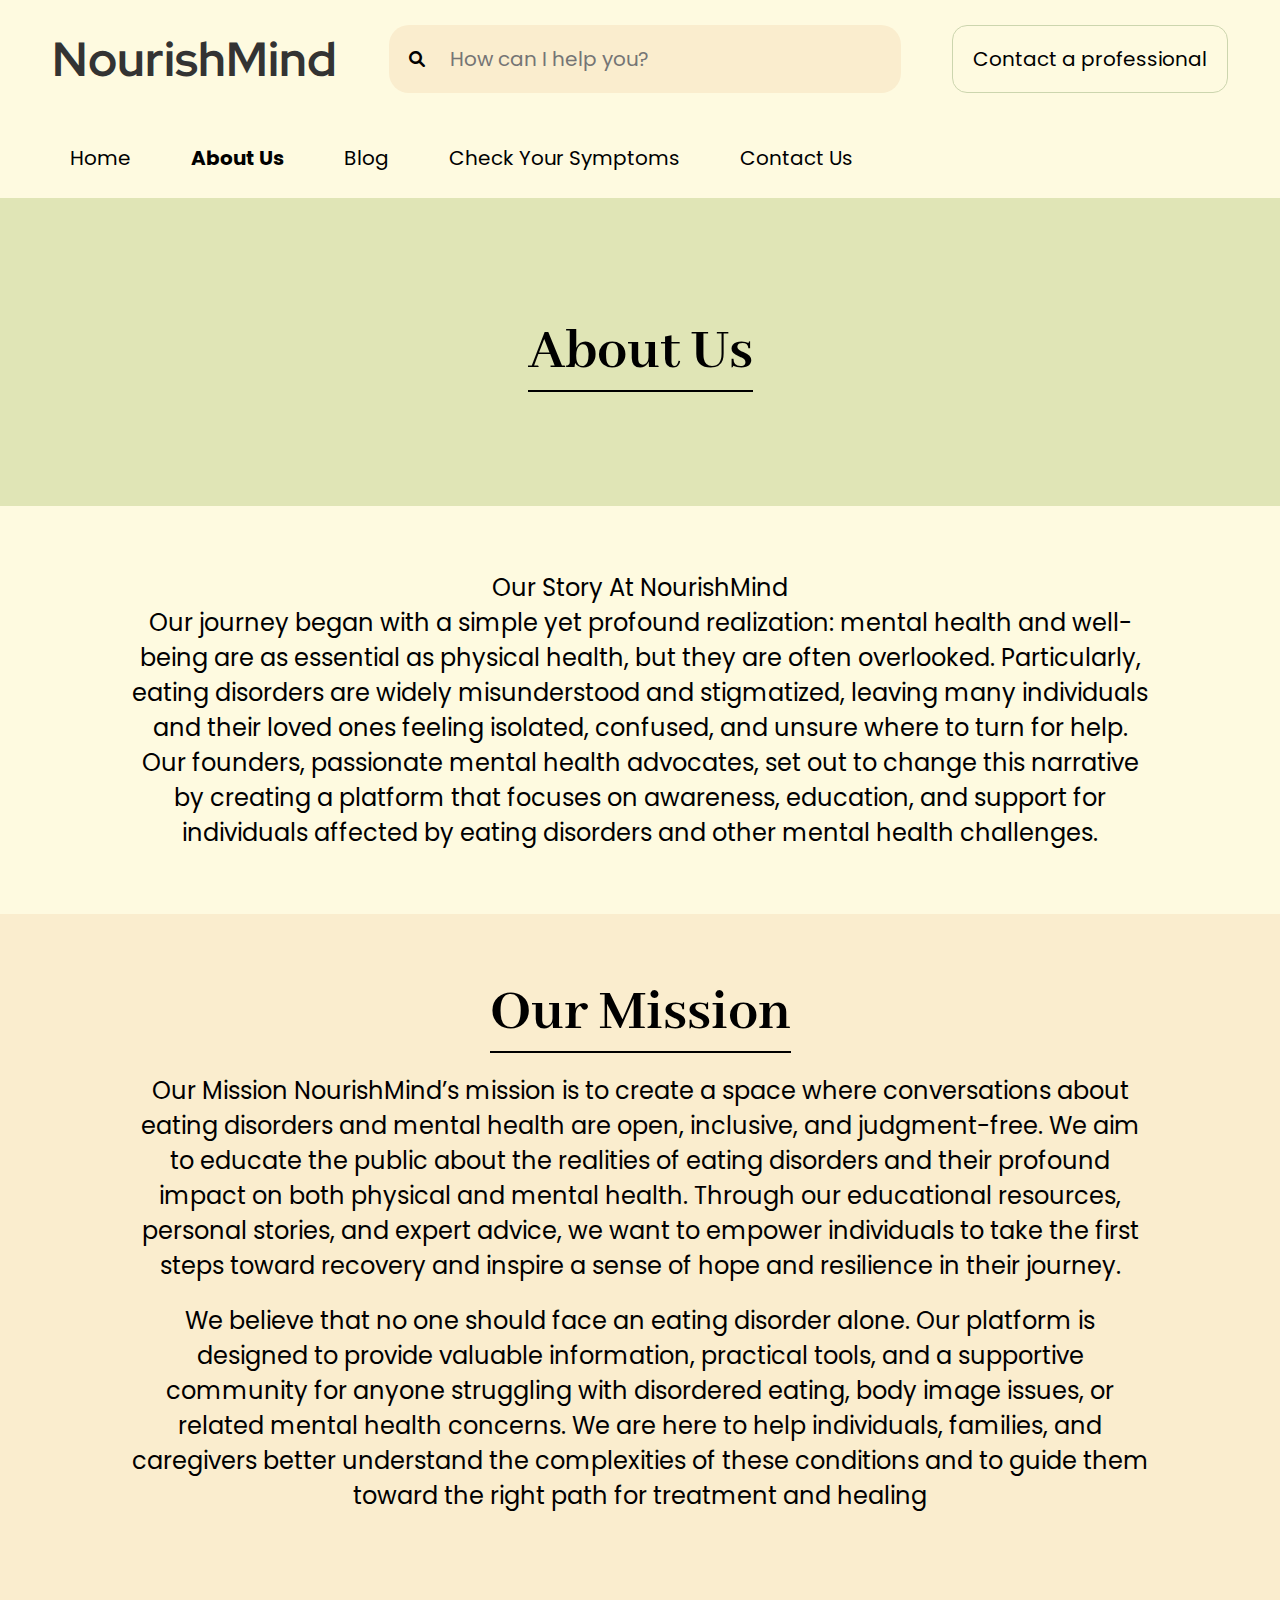
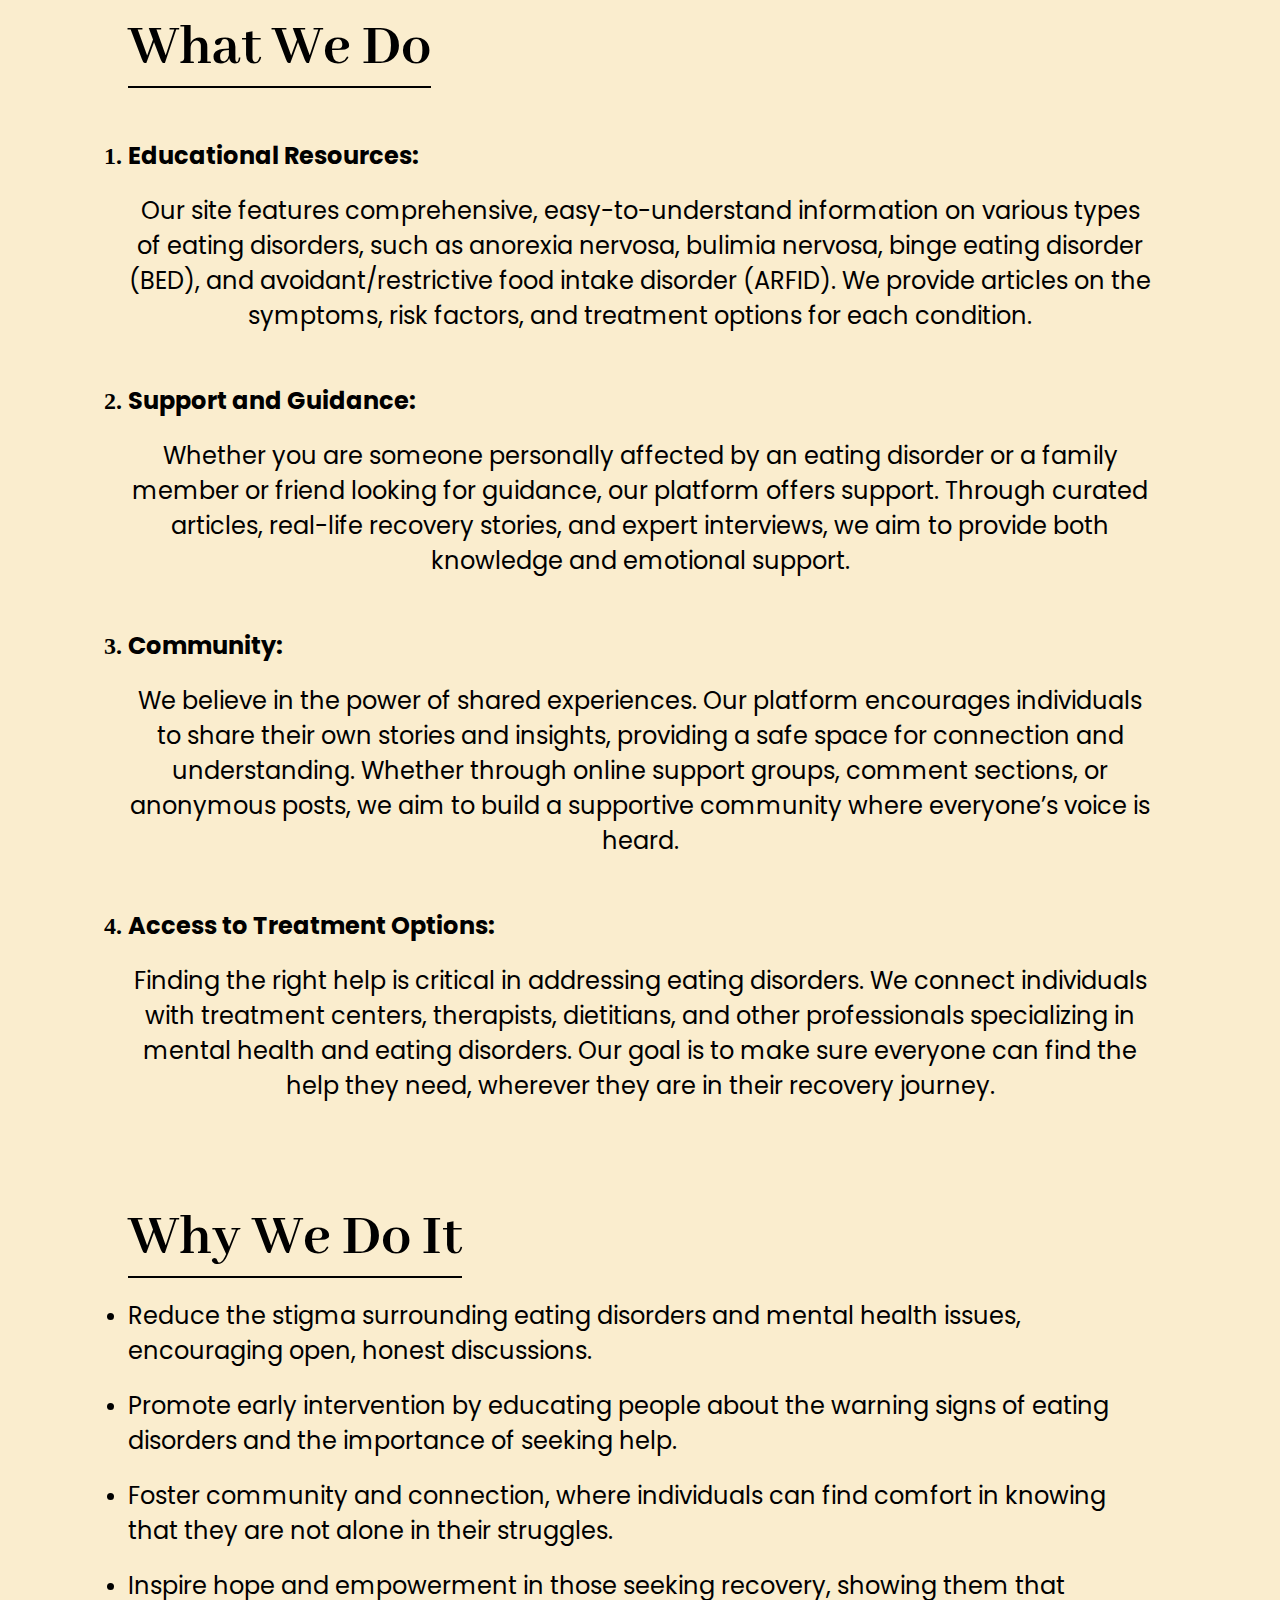
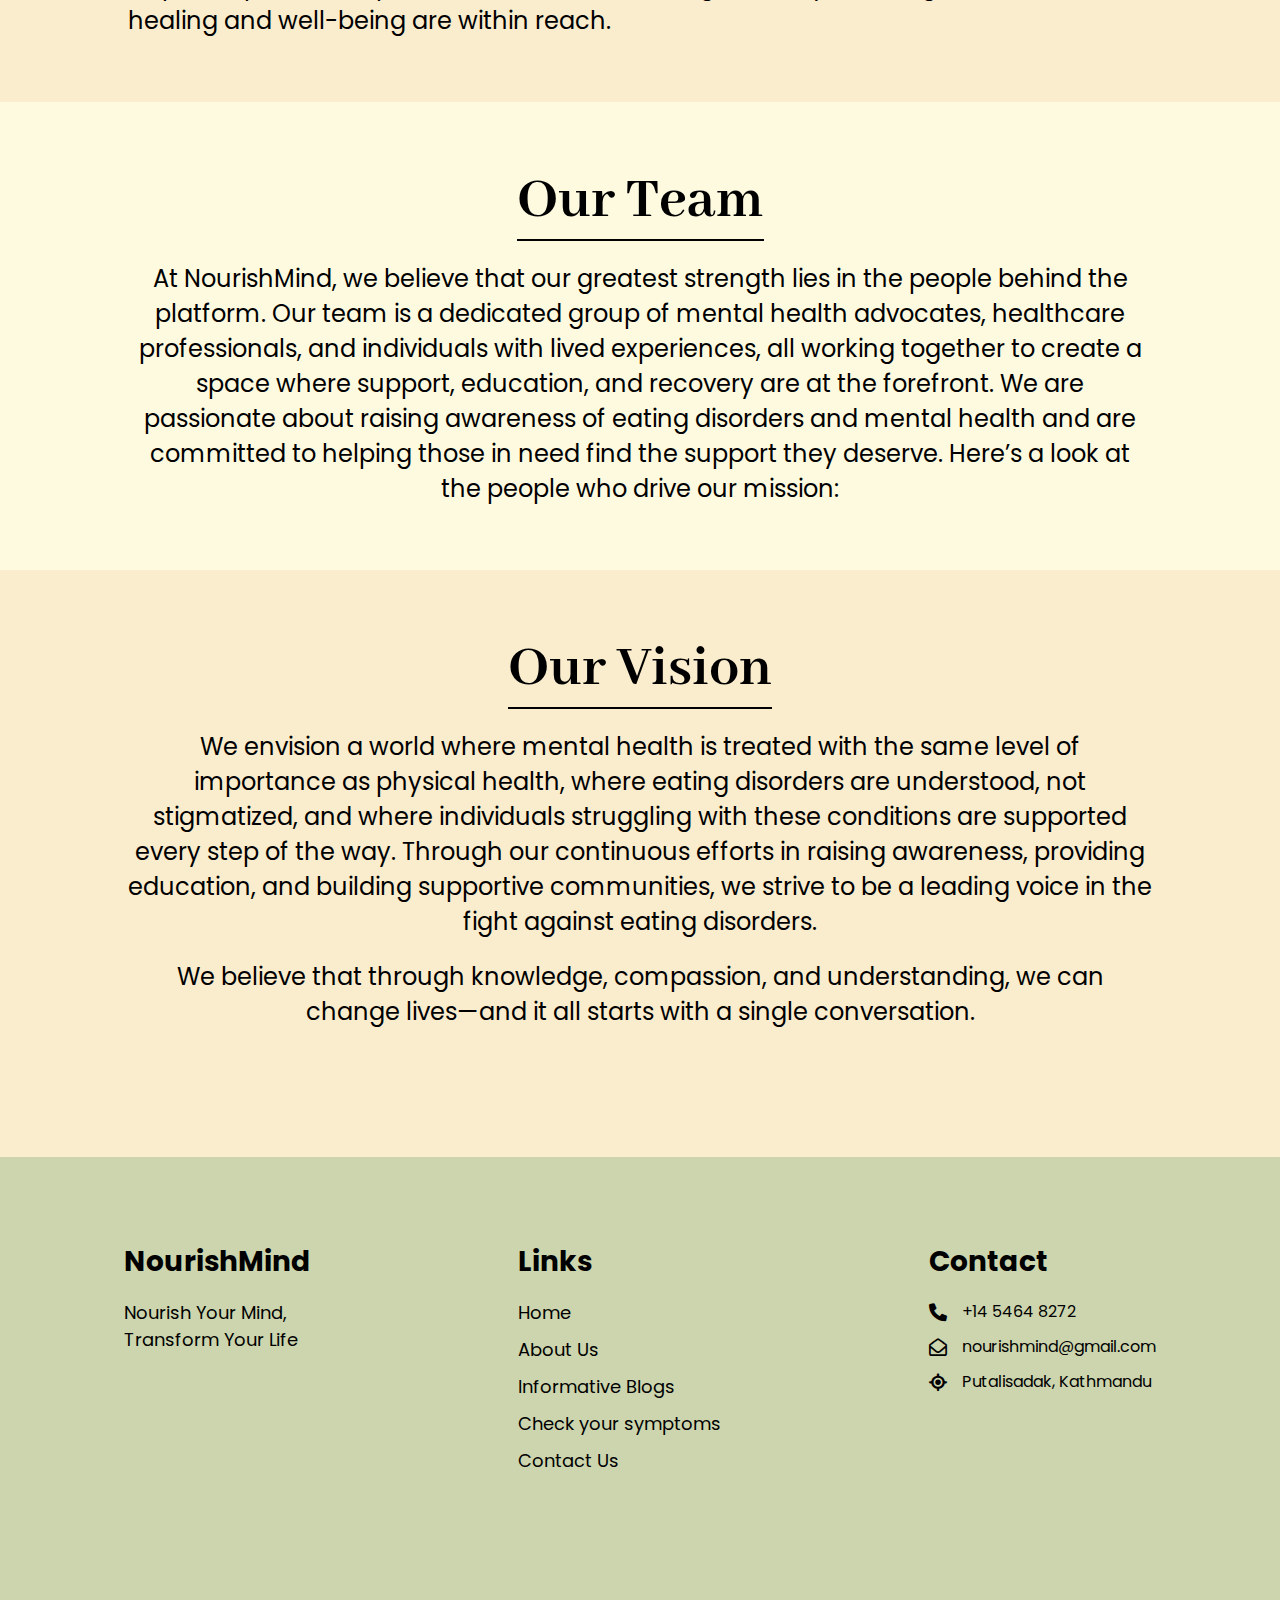
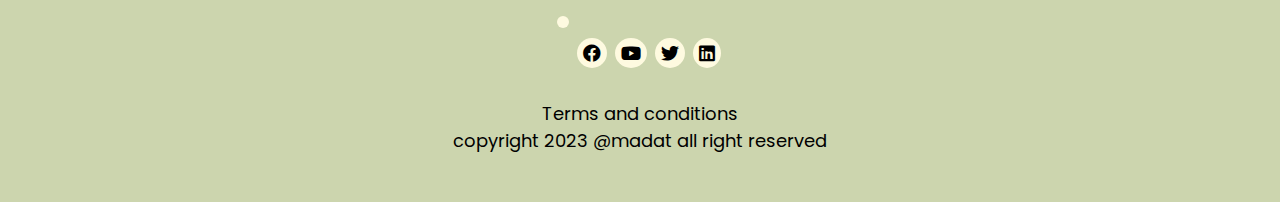
<file: HTML/aboutus.html>
<!DOCTYPE html>
<html lang="en">
  <head>
    <meta charset="UTF-8" />
    <meta name="viewport" content="width=device-width, initial-scale=1.0" />
    <title>About us</title>
    <link rel="stylesheet" href="/CSS/aboutus.css" />

    <link
      href="https://fonts.googleapis.com/css2?family=Red+Hat+Display:wght@400;700&display=swap"
      rel="stylesheet"
    />
    <link
      href="https://fonts.googleapis.com/css2?family=Poppins:wght@400;600;700&display=swap"
      rel="stylesheet"
    />
    <link
      rel="stylesheet"
      href="https://cdnjs.cloudflare.com/ajax/libs/font-awesome/6.0.0-beta3/css/all.min.css"
    />
    <link
      href="https://fonts.googleapis.com/css2?family=Abhaya+Libre:wght@800&display=swap"
      rel="stylesheet"
    />

    <link
      rel="stylesheet"
      href="https://cdnjs.cloudflare.com/ajax/libs/font-awesome/6.6.0/css/all.min.css"
      integrity="sha512-Kc323vGBEqzTmouAECnVceyQqyqdsSiqLQISBL29aUW4U/M7pSPA/gEUZQqv1cwx4OnYxTxve5UMg5GT6L4JJg=="
      crossorigin="anonymous"
      referrerpolicy="no-referrer"
    />
  </head>

  <body>
    <div class="navs">
      <nav class="nav1">
        <div class="webName" onclick="window.location.href='index.html';">
          NourishMind
        </div>
        <div class="search-container">
          <i class="fa fa-search"></i>
          <!-- Add a search icon using Font Awesome or an SVG -->
          <input
            class="search-bar"
            type="search"
            placeholder="How can I help you?"
          />
        </div>

        <div class="contact">
          <a href="/HTML/contactus.html">Contact a professional</a>
        </div>
        <button class="hamburger" onclick="toggleMenu()">&#9776;</button> <!-- Hamburger icon -->

      </nav>

      <nav class="nav2">
        <a href="/HTML/index.html">Home</a>
        <a href="/HTML/aboutus.html" id="ABOUTUS">About Us</a>
        <a href="/HTML/Blogs/blog.html">Blog</a>
        <a href="/HTML/chechSymptoms.html">Check Your Symptoms</a>
        <a href="/HTML/contactus.html">Contact Us</a>
      </nav>
    </div>

    <div>
      <div class="title-aboutus">
        <h1>About Us</h1>
      </div>

      <div class="content-aboutus">
        <p>
          Our Story At NourishMind<br />
          Our journey began with a simple yet profound realization: mental
          health and well-being are as essential as physical health, but they
          are often overlooked. Particularly, eating disorders are widely
          misunderstood and stigmatized, leaving many individuals and their
          loved ones feeling isolated, confused, and unsure where to turn for
          help. Our founders, passionate mental health advocates, set out to
          change this narrative by creating a platform that focuses on
          awareness, education, and support for individuals affected by eating
          disorders and other mental health challenges.
        </p>
      </div>

      <div class="ourmission">
        <h1>Our Mission</h1>
        <p>
          Our Mission NourishMind’s mission is to create a space where
          conversations about eating disorders and mental health are open,
          inclusive, and judgment-free. We aim to educate the public about the
          realities of eating disorders and their profound impact on both
          physical and mental health. Through our educational resources,
          personal stories, and expert advice, we want to empower individuals to
          take the first steps toward recovery and inspire a sense of hope and
          resilience in their journey.
        </p>
        <p>
          We believe that no one should face an eating disorder alone. Our
          platform is designed to provide valuable information, practical tools,
          and a supportive community for anyone struggling with disordered
          eating, body image issues, or related mental health concerns. We are
          here to help individuals, families, and caregivers better understand
          the complexities of these conditions and to guide them toward the
          right path for treatment and healing
        </p>

        <div class="resources">
          <h1>What We Do</h1>
          <ol>
            <li>
              <h2>Educational Resources:</h2>
              <p>
                Our site features comprehensive, easy-to-understand information
                on various types of eating disorders, such as anorexia nervosa,
                bulimia nervosa, binge eating disorder (BED), and
                avoidant/restrictive food intake disorder (ARFID). We provide
                articles on the symptoms, risk factors, and treatment options
                for each condition.
              </p>
            </li>
            <li>
              <h2>Support and Guidance:</h2>
              <p>
                Whether you are someone personally affected by an eating
                disorder or a family member or friend looking for guidance, our
                platform offers support. Through curated articles, real-life
                recovery stories, and expert interviews, we aim to provide both
                knowledge and emotional support.
              </p>
            </li>
            <li>
              <h2>Community:</h2>
              <p>
                We believe in the power of shared experiences. Our platform
                encourages individuals to share their own stories and insights,
                providing a safe space for connection and understanding. Whether
                through online support groups, comment sections, or anonymous
                posts, we aim to build a supportive community where everyone’s
                voice is heard.
              </p>
            </li>
            <li>
              <h2>Access to Treatment Options:</h2>
              <p>
                Finding the right help is critical in addressing eating
                disorders. We connect individuals with treatment centers,
                therapists, dietitians, and other professionals specializing in
                mental health and eating disorders. Our goal is to make sure
                everyone can find the help they need, wherever they are in their
                recovery journey.
              </p>
            </li>
          </ol>
        </div>

        <div class="resources">
          <h1>Why We Do It</h1>
          <ul>
            <li>
              <p>
                Reduce the stigma surrounding eating disorders and mental health
                issues, encouraging open, honest discussions.
              </p>
            </li>
            <li>
              <p>
                Promote early intervention by educating people about the warning
                signs of eating disorders and the importance of seeking help.
              </p>
            </li>
            <li>
              <p>
                Foster community and connection, where individuals can find
                comfort in knowing that they are not alone in their struggles.
              </p>
            </li>
            <li>
              <p>
                Inspire hope and empowerment in those seeking recovery, showing
                them that healing and well-being are within reach.
              </p>
            </li>
          </ul>
        </div>
      </div>

      <div class="ourteam">
        <h1>Our Team</h1>
        <p>
          At NourishMind, we believe that our greatest strength lies in the people behind the platform. Our team is a dedicated group of mental health advocates, healthcare professionals, and individuals with lived experiences, all working together to create a space where support, education, and recovery are at the forefront. We are passionate about raising awareness of eating disorders and mental health and are committed to helping those in need find the support they deserve. Here’s a look at the people who drive our mission:
        </p>
      </div>

      <div class="ourvision">
        <h1>Our Vision</h1>
        <p>
          We envision a world where mental health is treated with the same level of importance as physical health, where eating disorders are understood, not stigmatized, and where individuals struggling with these conditions are supported every step of the way. Through our continuous efforts in raising awareness, providing education, and building supportive communities, we strive to be a leading voice in the fight against eating disorders.
        </p>
        <p>
          We believe that through knowledge, compassion, and understanding, we can change lives—and it all starts with a single conversation.
        </p>
      </div>
      

    </div>
    <script src="/JS/toogleMenu.js"> </script>

    <footer>
      <div class="footer-card">
        <h3>NourishMind</h3>
        <!-- Changed title to h3 -->
        <p>Nourish Your Mind,<br />Transform Your Life</p>
      </div>

      <div class="footer-card">
        <h3>Links</h3>
        <!-- Changed title to h3 -->
        <a href="/HTML/index.html"> Home</a>
        <a href="/HTML/aboutus.html"> About Us</a>
        <a href="/HTML/Blogs/blog.html"> Informative Blogs</a>
        <a href="/HTML/chechSymptoms.html"> Check your symptoms</a>
        <a href="/HTML/contactus.html"> Contact Us </a>
      </div>

      <div class="footer-card" id="footer-card-contact">
        <h3>Contact</h3>
        <!-- Changed title to h3 -->
        <span><i class="fa-solid fa-phone"></i> +14 5464 8272 </span>
        <span
          ><i class="fa-regular fa-envelope-open"></i>
          nourishmind@gmail.com</span
        >
        <span
          ><i class="fa-solid fa-location-crosshairs"></i> Putalisadak,
          Kathmandu</span
        >
      </div>
    </footer>

    <div class="footer-bottom">
      <div class="icons">
        <i class="fa-brands fa-square-instagram" style="color: #000000"></i>
        <i class="fa-brands fa-facebook"></i>
        <i class="fa-brands fa-youtube"></i>
        <i class="fa-brands fa-twitter"></i>
        <i class="fa-brands fa-linkedin"></i>
      </div>
      <div>Terms and conditions</div>
      <div>copyright 2023 @madat all right reserved</div>
    </div>
  </body>
</html>
</file>
<file: aboutus.css>
* {
  margin: 0;
  padding: 0;
  box-sizing: border-box;
  background-color: rgb(254, 250, 224);
}
.navs {
  display: flex;
  flex-direction: column; /* Stacks nav1 and nav2 vertically */
}
/* Styling for nav1 (top navigation) */
.nav1 {
  display: flex;
  justify-content: space-evenly;
  width: 100%;
  align-items: center;
  padding-top: 25px;
  padding-bottom: 25px;
  /* background-color: rgb(204, 213, 174); */
}

.webName {
  font-family: "Red Hat Display", sans-serif;
  font-weight: bolder;
  font-size: 48px;
  transition: transform 0.6s ease; /* Smooth transition for the zoom effect */
  color: rgb(51, 51, 51);
}
.webName:hover {
  cursor: pointer;
  transform: scale(1.1); /* Zooms the element to 110% of its original size */
}

.search-container {
  position: relative;
  width: 40%; /* Adjust the width as per your requirements */
}

.search-container i {
  position: absolute;
  left: 20px; /* Adjust distance from the left as needed */
  top: 50%;
  transform: translateY(-50%);
  color: black; /* Adjust color of the icon */
  background-color: rgb(250, 237, 206);
}

.search-bar {
  width: 100%;
  height: 68px;
  padding: 10px 10px 10px 60px; /* Increased padding-left to create more space between the text and icon */
  border: 1px solid transparent;
  border-radius: 20px;
  box-sizing: border-box; /* Include padding in the width */
  font-size: 20px;
  font-family: "Poppins", sans-serif;
  color: black;
  background-color: rgb(250, 237, 206);
}

.search-bar:focus {
  outline: none;
  border-color: rgb(204, 213, 174); /* Optional: Change border color on focus */
}

.contact a {
  font-size: 20px;
  font-family: "Poppins", sans-serif;
  color: black;
  border: 1.5px, solid, rgb(204, 213, 174);
  border-radius: 15px;
  height: 68px;
  width: 276px;
  display: flex;
  justify-content: center;
  align-items: center;
  text-decoration: none;
  transition: background-color 0.5s ease; /* Controls the transition effect */
}

.contact :hover {
  cursor: pointer;
  background-color: rgb(224, 229, 182);
  border-radius: 10px;
  color: rgb(1, 77, 1);
}

/* Styling for nav2 (bottom navigation) */
.nav2 {
  display: flex;
  justify-content: left;
  padding-left: 5.5%;
  padding-top: 25px;
  padding-bottom: 25px;
  /* background-color: rgb(224, 229, 182); */
}

.nav2 a {
  margin-right: 60px;
  text-decoration: none;
  color: black;
  font-family: "poppins", sans-serif;
  font-size: 20px;
  /* background-color: rgb(224, 229, 182); */
}

.nav2 a:hover {
  color: black;
  /* font-weight: bold; */
  transition: transform 1s ease; /* Smooth transition for the zoom effect */
  transform: scale(1.1); /* Zooms the element to 110% of its original size */
}
.hamburger {
  display: none; /* Hidden by default, will show in mobile view using media queries */
  font-size: 30px;
  font-family: "Poppins", sans-serif;
  background: none;
  border: none;
  cursor: pointer;
  color: black;
  position: absolute; /* Positioning it at the top left */
  left: 20px; /* Adjust this value to position it exactly at the left corner */
  top: 20px; /* Adjust this value to position it from the top */
}
/* Mobile Styles */
@media (max-width: 1100px) {
  .nav1 {
    flex-direction: column;
    align-items: center;
  }

  .search-container {
    width: 90%;
    margin-bottom: 10px;
  }

  .search-bar {
    font-size: 15px;
    height: 40px;
    border-radius: 10px;
  }

  .webName {
    font-size: 32px;
    margin-bottom: 10px;
  }

  .contact a {
    display: flex;
    padding: 10px;
    font-size: 16px;
    height: fit-content;
    width: fit-content;
  }

  .hamburger {
    display: block;
  }

  .hamburger button {
    display: flex;
    justify-content: end;
    align-items: end;
  }
  .nav2 {
    display: none; /* Hide links by default */
    flex-direction: column;
    align-items: center;
  }

  .nav2.active {
    display: flex; /* Show links when active */
  }

  .nav2 a {
    margin: 10px 0;
    font-size: 18px;
  }
}
#ABOUTUS {
  font-weight: bolder;
}

.title-aboutus {
  height: 308px;
  width: 100%;
  background-color: rgb(224, 229, 182);
  display: flex; /* Set the parent container to flex */
  justify-content: center; /* Center horizontally */
  align-items: center; /* Center vertically */
}
.title-aboutus h1 {
  font-size: 60px;
  font-family: "Abhaya Libre", serif;
  background-color: transparent;
  position: relative; /* Establishes a positioning context for the pseudo-element */
}

.title-aboutus h1::after {
  content: "";
  position: absolute;
  left: 0;
  bottom: -5px; /* Adjust this value to move the underline further away from the text */
  width: 100%;
  height: 2px; /* Set the desired thickness of the underline */
  background-color: black; /* Set the color of the underline   top, right, bottom and left*/
}
.content-aboutus {
  height: fit-content;
  width: 100vw;
}
.content-aboutus p {
  font-family: "poppins", serif;
  font-size: 24px;
  padding: 5% 10% 5% 10%;
  text-align: center;
}

@media (max-width: 1100px) {
  .title-aboutus {
    height: 150px;
  }
  .title-aboutus h1 {
    font-size: 30px;
    font-weight: bold;
  }
  .title-aboutus h1::after {
    height: 1px; /* Set the desired thickness of the underline */
  }
  .content-aboutus p {
    font-size: 16px;
    text-align: justify;
  }
}

.ourmission {
  height: fit-content;
  width: 100%;
  display: flex; /* Use flexbox to easily align items */
  flex-direction: column; /* Arrange elements in a column */
  justify-content: center; /* Horizontally center content */
  align-items: center; /* Vertically center content */
  padding: 5% 10%; /* Add some padding for spacing */
  background-color: rgb(250, 237, 206);
}

.ourmission h1 {
  font-family: "Abhaya Libre", serif;
  text-align: center;
  font-size: 60px;
  position: relative;
  display: inline-block;
  padding-bottom: 5px;
  background-color: rgb(250, 237, 206);
}
.ourmission h1::after {
  content: "";
  position: absolute;
  bottom: 0;
  left: 0;
  width: 100%;
  height: 2px;
  background-color: #000;
}

.ourmission p {
  font-family: "Poppins", serif;
  font-size: 24px;
  text-align: center;
  margin-top: 20px; /* Add some space between the h1 and the paragraph */
  background-color: rgb(250, 237, 206);
}

.resources {
  background-color: transparent;
}
.resources h1 {
  padding-top: 100px;
}
.resources h2 {
  background-color: rgb(250, 237, 206);
  padding-top: 50px;
  font-family: "poppins", sans-serif;
}

.resources li {
  background-color: rgb(250, 237, 206);
}

.resources li::marker {
  font-size: 24px;
  font-weight: bold;
}

.resources ul p {
  text-align: left;
}
.resources ul {
  background-color: rgb(250, 237, 206);
}
@media (max-width: 1100px) {
  .ourmission h1 {
    font-size: 30px;
    padding-bottom: 1px;
  }
  .ourmission h1::after {
    height: 1px;
  }
  
  .ourmission p {
    font-size: 16px;
    text-align: justify;
  }
  .ourmission h2{
    font-size: 16px;
    font-weight: bold;
  }
  .resources h1 {
    padding-top: 50px;
  }
}
.ourteam {
  height: fit-content;
  width: 100%;
  display: flex; /* Use flexbox to easily align items */
  flex-direction: column; /* Arrange elements in a column */
  justify-content: center; /* Horizontally center content */
  align-items: center; /* Vertically center content */
  padding: 5% 10%; /* Add some padding for spacing */
}
.ourteam h1 {
  font-family: "Abhaya Libre", serif;
  text-align: center;
  font-size: 60px;
  position: relative;
  display: inline-block;
  padding-bottom: 5px;
}
.ourteam h1::after {
  content: "";
  position: absolute;
  bottom: 0;
  left: 0;
  width: 100%;
  height: 2px;
  background-color: #000;
}
.ourteam p {
  font-family: "Poppins", serif;
  font-size: 24px;
  text-align: center;
  margin-top: 20px; /* Add some space between the h1 and the paragraph */
}


@media (max-width: 1100px) {
  .ourteam h1 {
    font-size: 30px;
    padding-bottom: 1px;
  }
  .ourteam h1::after {
    height: 1px;
  }
  .ourteam p {
    font-size: 16px;
    text-align: justify;
  }
}
.ourvision {
  height: fit-content;
  width: 100%;
  display: flex; /* Use flexbox to easily align items */
  flex-direction: column; /* Arrange elements in a column */
  justify-content: center; /* Horizontally center content */
  align-items: center; /* Vertically center content */
  padding: 5% 10% 10% 10%; /* Add some padding for spacing */
  background-color: rgb(250, 237, 206);
}
.ourvision h1 {
  font-family: "Abhaya Libre", serif;
  text-align: center;
  font-size: 60px;
  position: relative;
  display: inline-block;
  padding-bottom: 5px;
  background-color: rgb(250, 237, 206);
}
.ourvision h1::after {
  content: "";
  position: absolute;
  bottom: 0;
  left: 0;
  width: 100%;
  height: 2px;
  background-color: #000;
}

.ourvision p {
  font-family: "Poppins", serif;
  font-size: 24px;
  text-align: center;
  margin-top: 20px; /* Add some space between the h1 and the paragraph */
  background-color: rgb(250, 237, 206);
}

@media (max-width: 1100px) {
  .ourvision h1 {
    font-size: 30px;
    padding-bottom: 1px;
  }
  .ourvision h1::after {
    height: 1px;
  }
  
  .ourvision p {
    font-family: "Poppins", serif;
    font-size: 16px;
    text-align: justify;
  }
}

footer {
  display: flex;
  justify-content: space-around; /* Distribute the items with space between */
  padding: 20px; /* Optional padding */
  background-color: #ccd5ae;
  font-family: "Poppins", sans-serif;
}

.footer-card {
  width: fit-content;
  text-align: left;
  background-color: rgb(204, 213, 174);
  margin-top: 4rem;
}

.footer-card a {
  display: block;
  background-color: rgb(204, 213, 174);
  text-decoration: none;
  color: black;
  font-size: 18px;
  margin-bottom: 10px;
}

.footer-card p {
  display: block;
  background-color: transparent;
  font-size: 18px;
  color: black;
}

.footer-card h3 {
  display: block;
  background-color: transparent;
  margin-bottom: 1rem;
  font-style: "poppins";
  font-size: 28px;
}

.footer-card span {
  display: flex;
  align-items: center; /* Align the icon and text vertically */
  margin-bottom: 10px; /* Add space between each contact detail */
  font-family: "Poppins", sans-serif;
  color: black;
  font-size: 16px; /* Adjust the font size if needed */
  background-color: transparent;
}

.footer-card i {
  margin-right: 15px; /* Add space between the icon and text */
  font-size: 18px; /* Adjust the icon size if needed */
  color: black; /* Adjust icon color */
  background-color: transparent;
}

.footer-bottom {
  text-align: center;
  font-size: 18px;
  font-family: "Poppins", sans-serif;
  background-color: rgb(204, 213, 174);
  padding: 3rem;
  color: black;
}
.footer-bottom div {
  background-color: rgb(204, 213, 174);
}
.icons i {
  background-color: rgb(254, 250, 224);
  border-radius: 50%;
  padding: 6px;
  margin-right: 3px;
  margin-bottom: 2rem;
  margin-top: 4rem;
}
.icons i:hover {
  cursor: pointer;
}

@media (max-width: 1100px) {
  footer {
    display: flex;
    flex-direction: column;
    padding-left: 20px; /* Optional padding */
    background-color: #ccd5ae;
    font-family: "Poppins", sans-serif;
  }

  .footer-card {
    width: 100%;
    text-align: center;
    background-color: rgb(204, 213, 174);
    margin-top: 20px;
  }

  .footer-card a {
    display: block;
    background-color: rgb(204, 213, 174);
    text-decoration: none;
    color: black;
    font-size: 14px;
    margin-bottom: 5px;
  }

  .footer-card p {
    display: block;
    background-color: transparent;
    font-size: 14px;
    color: black;
  }

  .footer-card h3 {
    display: block;
    background-color: transparent;
    margin-bottom: 1px;
    font-style: "poppins";
    font-size: 20px;
  }

  .footer-card span {
    display: flex;
    align-items: center; /* Align the icon and text vertically */
    justify-content: center; /* Center the content horizontally */
    margin-bottom: 1px; /* Add space between each contact detail */
    font-family: "Poppins", sans-serif;
    color: black;
    font-size: 14px; /* Adjust the font size if needed */
    background-color: transparent;
  }

  .footer-card i {
    margin-right: 15px; /* Add space between the icon and text */
    font-size: 15px; /* Adjust the icon size if needed */
    color: black; /* Adjust icon color */
    background-color: transparent;
  }

  .footer-bottom {
    text-align: center;
    font-size: 12px;
    font-family: "Poppins", sans-serif;
    background-color: rgb(204, 213, 174);
    padding: 10px;
    color: black;
  }

  .footer-bottom div {
    background-color: rgb(204, 213, 174);
  }
  .icons i {
    background-color: rgb(254, 250, 224);
    border-radius: 50%;
    padding: 6px;
    margin-right: 3px;
    margin-bottom: 2px;
    margin-top: 4px;
  }
}
/*COLOR 
#CCD5AE rgb(204, 213, 174)
#EOE5B6 rgb(224, 229, 182)
#FAEDCE rgb(250, 237, 206)
#FEFAEO rgb(254, 250, 224)
*/
</file>
<file: CSS/AFRID.css>
* {
  margin: 0;
  padding: 0;
  background-color: rgb(254, 250, 224);
}

#BLOG{
  font-weight: bolder;
}
.navs {
  display: flex;
  flex-direction: column; /* Stacks nav1 and nav2 vertically */
 
  
}
/* Styling for nav1 (top navigation) */
.nav1 {
  display: flex;
  justify-content: space-evenly;
  width: 100%;
  align-items: center;
  padding-top: 25px;
  padding-bottom: 25px;
  /* background-color: rgb(204, 213, 174); */
}

.webName {
  font-family: 'Red Hat Display', sans-serif;
  font-weight: bolder;
  font-size: 48px;
  transition: transform 0.6s ease; /* Smooth transition for the zoom effect */
  color: rgb(51, 51, 51);
}
.webName:hover{
  cursor: pointer;
  transform: scale(1.1); /* Zooms the element to 110% of its original size */
}


.search-container {
  position: relative;
  width: 40%; /* Adjust the width as per your requirements */
}

.search-container i {
  position: absolute;
  left: 20px; /* Adjust distance from the left as needed */
  top: 50%;
  transform: translateY(-50%);
  color: black; /* Adjust color of the icon */
  background-color:  rgb(250, 237, 206);
}

.search-bar {
  width: 100%;  
  height: 68px;
  padding: 10px 10px 10px 60px; /* Increased padding-left to create more space between the text and icon */
  border: 1px solid transparent;
  border-radius: 20px;
  box-sizing: border-box; /* Include padding in the width */
  font-size: 20px;
  font-family: 'Poppins', sans-serif;
  color: black;
  background-color: rgb(250, 237, 206);
}



.search-bar:focus {
  outline: none;
  border-color: rgb(204, 213, 174); /* Optional: Change border color on focus */
}

.contact a{
  font-size: 20px;
  font-family: 'Poppins', sans-serif;
  color: black;
  border: 1.5px,  solid, rgb(204, 213, 174);
  border-radius: 15px;
  height: 68px;
  width: 276px;
  display: flex;
  justify-content: center;
  align-items: center;
  text-decoration: none;
  transition: background-color 0.5s ease; /* Controls the transition effect */


}

.contact  :hover{
  cursor: pointer;
  background-color:rgb(224, 229, 182) ;
  border-radius: 10px;
  color: rgb(1, 77, 1);
}

/* Styling for nav2 (bottom navigation) */
.nav2 {

  display: flex;
  justify-content: left;
  padding-left: 5.5%;
  padding-top: 25px;
  padding-bottom: 25px;
  /* background-color: rgb(224, 229, 182); */

}

.nav2 a {
  margin-right: 60px;
  text-decoration: none;
  color:black;
  font-family: 'poppins',sans-serif;
  font-size: 20px;
  /* background-color: rgb(224, 229, 182); */
}

.nav2 a:hover {
  color: black;
  /* font-weight: bold; */
  transition: transform 1s ease; /* Smooth transition for the zoom effect */
  transform: scale(1.1); /* Zooms the element to 110% of its original size */
}
.hamburger {
  display: none; /* Hidden by default, will show in mobile view using media queries */
  font-size: 30px;
  font-family: 'Poppins', sans-serif;
  background: none;
  border: none;
  cursor: pointer;
  color: black;
  position: absolute; /* Positioning it at the top left */
  left: 20px; /* Adjust this value to position it exactly at the left corner */
  top: 20px; /* Adjust this value to position it from the top */
}
/* Mobile Styles */
@media (max-width: 1100px) {
  .nav1 {
    flex-direction: column;
    align-items: center;
  }

  .search-container {
    width: 90%;
    margin-bottom: 10px;
  }

  .search-bar {
    font-size: 15px;
    height: 40px;
    border-radius: 10px;
  }

  .webName {
    font-size: 32px;
    margin-bottom: 10px;
  }

  .contact a {
    display: flex;
    padding: 10px;
    font-size: 16px;
    height: fit-content;
    width: fit-content;
    
  }

  .hamburger {
    display: block;
  }

  .hamburger button{
    display: flex;
    justify-content: end;
    align-items: end;
  }
  .nav2 {
    display: none; /* Hide links by default */
    flex-direction: column;
    align-items: center;
  }

  .nav2.active {
    display: flex; /* Show links when active */
  }

  .nav2 a {
    margin: 10px 0;
    font-size: 18px;
  }
}


body{
  background-color: rgb(250, 237, 206);
}
.title-blog{
  height: 320px;
  display: block; 
  background-color: rgb(250, 237, 206);
}

.go-back-link {
  display: inline-flex; /* To align icon and text */
  align-items: center;
  justify-content: center;
  height: 68px;
  width: 200px; /* Adjust width to fit content */
  font-size: 20px;
  font-family: 'Poppins', sans-serif;
  margin-top: 50px;
  margin-bottom: 50px;
  margin-left: 10%;
  background-color: rgb(250, 237, 206);
  border: 1px solid rgb(204, 213, 174);
  border-radius: 15px;
  text-decoration: none; /* Remove underline */
  color: inherit; /* Use the inherited text color */
  cursor: pointer;
  gap: 10px; /* Add space between the arrow and text */
}

#left-arrow{
  background-color: rgb(250, 237, 206);
}

#left-arrow:hover{
  background-color: rgb(224, 229, 182);
}
.go-back-link:hover {
  background-color: rgb(224, 229, 182);
  border-radius: 10px;
  color: rgb(1, 77, 1);
}


.title-blog h1{
  font-size: 60px;
  font-family: 'Abhaya Libre', serif;
  display: flex;
  justify-content: center;
  align-items: center;
  background-color: rgb(250, 237, 206);
  position: relative; /* Establishes a positioning context for the pseudo-element */
  text-decoration: underline;
  text-decoration-thickness: 2px; /* Adjust the thickness of the underline */
  text-underline-offset: 10px; /* Adjust the gap between the text and the underline */
}
.AFRID-image {
  display: flex; /* Use flexbox to center the image */
  justify-content: center; /* Horizontally center the image */
  align-items: center; /* Vertically center the image */
  height: 455px; /* Adjust the height as needed */
  background-color: rgb(250, 237, 206); /* Optional: Set a background color */
  overflow: hidden; /* Hide any overflow */
  width: 1243px; /* Set the width to viewport width to prevent overflow */
  margin: 0 auto; /* Center the container if there are additional margins */
}

.AFRID-image img {
  width: 100%; /* Set the width to 100% of the parent container */
  height: auto; /* Maintain the aspect ratio */
  object-fit: cover; /* Ensure the image covers the div properly */
  border-radius: 10px; /* Add rounded corners if desired */
  box-shadow: 0px 4px 8px rgba(0, 0, 0, 0.5); /* Optional: add a shadow to the image */
}

@media (max-width: 1100px) {
  .title-blog {
    padding-left: 30px;
    height: fit-content;
  }
  .go-back-link {
    height: 28px;
    width: 100px; /* Adjust width to fit content */
    font-size: 12px;
    margin-top: 20px;
    margin-bottom: 20px;
    margin-left: 5%;
    border-radius: 10px;
    gap: 8px; /* Add space between the arrow and text */
  }
  .title-blog h1 {
    font-size: 30px;
    text-decoration-thickness: 1px; /* Adjust the thickness of the underline */
    text-underline-offset: 5px; /* Adjust the gap between the text and the underline */
  }
  .AFRID-image {
    padding: 15px;
    align-items: center; /* Vertically center the image */
    height: 100%; /* Adjust the height as needed */
    width: fit-content; /* Set the width to viewport width to prevent overflow */
  }
}
.details{
  height: fit-content;
  width: 1243px;
  display: flex; /* Use flexbox to align elements */
  justify-content: center; /* Center the elements horizontally */
  margin: 0 auto; /* Center the entire container within its parent */
  flex-direction: column; /* Stack elements vertically if needed */
  text-align: left;
  background-color: rgb(250, 237, 206);
  padding-top: 30px;
}
.details-details{
margin-top: 30px;
background-color: rgb(250, 237, 206);

}
.details-details h3{
  font-size: 30px;
  font-family: 'poppins', sans-serif;
  background-color: rgb(250, 237, 206);
}
.details-details p{
  font-size: 24px;
  font-family: 'poppins', sans-serif;
  padding-top: 30px;
  padding-bottom: 30px;
  background-color: rgb(250, 237, 206);
}
@media (max-width: 1100px) {
  .details{
    padding-left: 25px;
    padding-right: 25px;
    height: fit-content;
    width: fit-content;
    text-align: left;
    padding-top: 20px;
  }
  .details-details{
  margin-top: 20px;
  background-color: rgb(250, 237, 206);
  }
  .details-details h3{
    font-size: 16px;
  }
  .details-details p{
    font-size: 16px;
    padding-top: 15px;
    padding-bottom: 15px;
  }
}

footer {
  display: flex;
  justify-content: space-around; /* Distribute the items with space between */
  padding: 20px; /* Optional padding */
  background-color: #ccd5ae; 
  font-family: 'Poppins', sans-serif;
} 

.footer-card {
  width: fit-content;
  text-align: left;
  background-color: rgb(204, 213, 174); 
  margin-top: 4rem;

}

.footer-card a{
  display: block;
  background-color: rgb(204, 213, 174); 
  text-decoration: none;
  color: black;
  font-size: 18px;
  margin-bottom: 10px;

}

.footer-card p{
  display: block;
  background-color: transparent;
  font-size: 18px;
  color: black;
}

.footer-card h3{
  display: block;
  background-color: transparent;
  margin-bottom: 1rem;
  font-style: 'poppins';
  font-size: 28px;
  
}
.footer-card span {
  display: flex;
  align-items: center; /* Align the icon and text vertically */
  margin-bottom: 10px; /* Add space between each contact detail */
  font-family: 'Poppins', sans-serif;
  color: black;
  font-size: 16px; /* Adjust the font size if needed */
  background-color: transparent;
}

.footer-card i {
  margin-right: 15px; /* Add space between the icon and text */
  font-size: 18px; /* Adjust the icon size if needed */
  color: black; /* Adjust icon color */
  background-color: transparent;
}


.footer-bottom {
  text-align: center;
  font-size: 18px;
  font-family: 'Poppins', sans-serif;
  background-color: rgb(204, 213, 174); ;
  padding: 3rem;
  color: black;

}
.footer-bottom div{
  background-color: rgb(204, 213, 174); 

}
.icons i{
  background-color: rgb(254, 250, 224); 
  border-radius: 50%;
  padding: 6px;
  margin-right: 3px;
  margin-bottom: 2rem;
  margin-top: 4rem;
}

.icons i:hover{
  cursor: pointer;
}

@media (max-width: 1100px) {
  footer {
    display: flex;
    flex-direction: column;
    padding-left: 20px; /* Optional padding */
    background-color: #ccd5ae; 
    font-family: 'Poppins', sans-serif;
  } 
  
  .footer-card {
    width: 100%;
    text-align: center;
    background-color: rgb(204, 213, 174); 
    margin-top: 20px;
  }
  
  .footer-card a{
    display: block;
    background-color: rgb(204, 213, 174); 
    text-decoration: none;
    color: black;
    font-size: 14px;
    margin-bottom: 5px;
  }
  
  .footer-card p{
    display: block;
    background-color: transparent;
    font-size: 14px;
    color: black;
  }
  
  .footer-card h3{
    display: block;
    background-color: transparent;
    margin-bottom: 1px;
    font-style: 'poppins';
    font-size: 20px;
  }
  
  .footer-card span {
    display: flex;
    align-items: center; /* Align the icon and text vertically */
    justify-content: center; /* Center the content horizontally */
    margin-bottom: 1px; /* Add space between each contact detail */
    font-family: 'Poppins', sans-serif;
    color: black;
    font-size: 14px; /* Adjust the font size if needed */
    background-color: transparent;
  }
  
  .footer-card i {
    margin-right: 15px; /* Add space between the icon and text */
    font-size: 15px; /* Adjust the icon size if needed */
    color: black; /* Adjust icon color */
    background-color: transparent;
  }

  .footer-bottom {
    text-align: center;
    font-size: 12px;
    font-family: 'Poppins', sans-serif;
    background-color: rgb(204, 213, 174); ;
    padding: 10px;
    color: black;
  }

  .footer-bottom div{
    background-color: rgb(204, 213, 174); 
  }
  .icons i{
    background-color: rgb(254, 250, 224); 
    border-radius: 50%;
    padding: 6px;
    margin-right: 3px;
    margin-bottom: 2px;
    margin-top: 4px;
  }
}
</file>
<file: CSS/BED.css>
* {
  margin: 0;
  padding: 0;
  background-color: rgb(254, 250, 224);
}

#BLOG{
  font-weight: bolder;
}
.navs {
  display: flex;
  flex-direction: column; /* Stacks nav1 and nav2 vertically */
 
  
}
/* Styling for nav1 (top navigation) */
.nav1 {
  display: flex;
  justify-content: space-evenly;
  width: 100%;
  align-items: center;
  padding-top: 25px;
  padding-bottom: 25px;
  /* background-color: rgb(204, 213, 174); */
}

.webName {
  font-family: 'Red Hat Display', sans-serif;
  font-weight: bolder;
  font-size: 48px;
  transition: transform 0.6s ease; /* Smooth transition for the zoom effect */
  color: rgb(51, 51, 51);
}
.webName:hover{
  cursor: pointer;
  transform: scale(1.1); /* Zooms the element to 110% of its original size */
}


.search-container {
  position: relative;
  width: 40%; /* Adjust the width as per your requirements */
}

.search-container i {
  position: absolute;
  left: 20px; /* Adjust distance from the left as needed */
  top: 50%;
  transform: translateY(-50%);
  color: black; /* Adjust color of the icon */
  background-color:  rgb(250, 237, 206);
}

.search-bar {
  width: 100%;  
  height: 68px;
  padding: 10px 10px 10px 60px; /* Increased padding-left to create more space between the text and icon */
  border: 1px solid transparent;
  border-radius: 20px;
  box-sizing: border-box; /* Include padding in the width */
  font-size: 20px;
  font-family: 'Poppins', sans-serif;
  color: black;
  background-color: rgb(250, 237, 206);
}



.search-bar:focus {
  outline: none;
  border-color: rgb(204, 213, 174); /* Optional: Change border color on focus */
}

.contact a{
  font-size: 20px;
  font-family: 'Poppins', sans-serif;
  color: black;
  border: 1.5px,  solid, rgb(204, 213, 174);
  border-radius: 15px;
  height: 68px;
  width: 276px;
  display: flex;
  justify-content: center;
  align-items: center;
  text-decoration: none;
  transition: background-color 0.5s ease; /* Controls the transition effect */


}

.contact  :hover{
  cursor: pointer;
  background-color:rgb(224, 229, 182) ;
  border-radius: 10px;
  color: rgb(1, 77, 1);
}

/* Styling for nav2 (bottom navigation) */
.nav2 {

  display: flex;
  justify-content: left;
  padding-left: 5.5%;
  padding-top: 25px;
  padding-bottom: 25px;
  /* background-color: rgb(224, 229, 182); */

}

.nav2 a {
  margin-right: 60px;
  text-decoration: none;
  color:black;
  font-family: 'poppins',sans-serif;
  font-size: 20px;
  /* background-color: rgb(224, 229, 182); */
}

.nav2 a:hover {
  color: black;
  /* font-weight: bold; */
  transition: transform 1s ease; /* Smooth transition for the zoom effect */
  transform: scale(1.1); /* Zooms the element to 110% of its original size */
}
.hamburger {
  display: none; /* Hidden by default, will show in mobile view using media queries */
  font-size: 30px;
  font-family: 'Poppins', sans-serif;
  background: none;
  border: none;
  cursor: pointer;
  color: black;
  position: absolute; /* Positioning it at the top left */
  left: 20px; /* Adjust this value to position it exactly at the left corner */
  top: 20px; /* Adjust this value to position it from the top */
}
/* Mobile Styles */
@media (max-width: 1100px) {
  .nav1 {
    flex-direction: column;
    align-items: center;
  }

  .search-container {
    width: 90%;
    margin-bottom: 10px;
  }

  .search-bar {
    font-size: 15px;
    height: 40px;
    border-radius: 10px;
  }

  .webName {
    font-size: 32px;
    margin-bottom: 10px;
  }

  .contact a {
    display: flex;
    padding: 10px;
    font-size: 16px;
    height: fit-content;
    width: fit-content;
    
  }

  .hamburger {
    display: block;
  }

  .hamburger button{
    display: flex;
    justify-content: end;
    align-items: end;
  }
  .nav2 {
    display: none; /* Hide links by default */
    flex-direction: column;
    align-items: center;
  }

  .nav2.active {
    display: flex; /* Show links when active */
  }

  .nav2 a {
    margin: 10px 0;
    font-size: 18px;
  }
}

body{
  background-color: rgb(250, 237, 206);
}
.title-blog{
  height: 320px;
  display: block; 
  background-color: rgb(250, 237, 206);
}

.go-back-link {
  display: inline-flex; /* To align icon and text */
  align-items: center;
  justify-content: center;
  height: 68px;
  width: 200px; /* Adjust width to fit content */
  font-size: 20px;
  font-family: 'Poppins', sans-serif;
  margin-top: 50px;
  margin-bottom: 50px;
  margin-left: 10%;
  background-color: rgb(250, 237, 206);
  border: 1px solid rgb(204, 213, 174);
  border-radius: 15px;
  text-decoration: none; /* Remove underline */
  color: inherit; /* Use the inherited text color */
  cursor: pointer;
  gap: 10px; /* Add space between the arrow and text */
}

#left-arrow{
  background-color: rgb(250, 237, 206);
}

#left-arrow:hover{
  background-color: rgb(224, 229, 182);
}
.go-back-link:hover {
  background-color: rgb(224, 229, 182);
  border-radius: 10px;
  color: rgb(1, 77, 1);
}


.title-blog h1{
  font-size: 60px;
  font-family: 'Abhaya Libre', serif;
  display: flex;
  justify-content: center;
  align-items: center;
  background-color: rgb(250, 237, 206);
  position: relative; /* Establishes a positioning context for the pseudo-element */
  text-decoration: underline;
  text-decoration-thickness: 2px; /* Adjust the thickness of the underline */
  text-underline-offset: 15px; /* Adjust the gap between the text and the underline */
}
.BED-image{
  display: flex; /* Use flexbox to center the image */
  justify-content: center; /* Horizontally center the image */
  align-items: center; /* Vertically center the image */
  height: 455px; /* Adjust the height as needed */
  background-color: rgb(250, 237, 206); /* Optional: Set a background color */
  overflow: hidden; /* Hide any overflow */
  width: 1243px; /* Set the width to viewport width to prevent overflow */
  margin: 0 auto; /* Center the container if there are additional margins */
}

.BED-image img {
  width: 100%; /* Set the width to 100% of the parent container */
  height: auto; /* Maintain the aspect ratio */
  object-fit: cover; /* Ensure the image covers the div properly */
  border-radius: 10px; /* Add rounded corners if desired */
  box-shadow: 0px 4px 8px rgba(0, 0, 0, 0.5); /* Optional: add a shadow to the image */
}

@media (max-width: 1100px) {
  .title-blog {
    height: fit-content;
  }
  .go-back-link {
    height: 28px;
    width: 100px; /* Adjust width to fit content */
    font-size: 12px;
    margin-top: 20px;
    margin-bottom: 20px;
    margin-left: 5%;
    border-radius: 10px;
    gap: 8px; /* Add space between the arrow and text */
  }
  .title-blog h1 {
    font-size: 30px;
    text-decoration-thickness: 1px; /* Adjust the thickness of the underline */
    text-underline-offset: 5px; /* Adjust the gap between the text and the underline */
  }
  .BED-image {
    padding: 15px;
    align-items: center; /* Vertically center the image */
    height: 100%; /* Adjust the height as needed */
    width: fit-content; /* Set the width to viewport width to prevent overflow */
  }
}
.details{
  height: fit-content;
  width: 1243px;
  display: flex; /* Use flexbox to align elements */
  justify-content: center; /* Center the elements horizontally */
  margin: 0 auto; /* Center the entire container within its parent */
  flex-direction: column; /* Stack elements vertically if needed */
  text-align: left;
  background-color: rgb(250, 237, 206);
  padding-top: 30px;
}
.details-details{
margin-top: 30px;
background-color: rgb(250, 237, 206);

}
.details-details h3{
  font-size: 30px;
  font-family: 'poppins', sans-serif;
  background-color: rgb(250, 237, 206);
}
.details-details p{
  font-size: 24px;
  font-family: 'poppins', sans-serif;
  padding-top: 30px;
  padding-bottom: 30px;
  background-color: rgb(250, 237, 206);
}
@media (max-width: 1100px) {
  .details{
    padding-left: 25px;
    padding-right: 25px;
    height: fit-content;
    width: fit-content;
    text-align: left;
    padding-top: 20px;
  }
  .details-details{
  margin-top: 20px;
  background-color: rgb(250, 237, 206);
  }
  .details-details h3{
    font-size: 16px;
  }
  .details-details p{
    font-size: 16px;
    padding-top: 15px;
    padding-bottom: 15px;
  }
}

footer {
  display: flex;
  justify-content: space-around; /* Distribute the items with space between */
  padding: 20px; /* Optional padding */
  background-color: #ccd5ae; 
  font-family: 'Poppins', sans-serif;
} 

.footer-card {
  width: fit-content;
  text-align: left;
  background-color: rgb(204, 213, 174); 
  margin-top: 4rem;

}

.footer-card a{
  display: block;
  background-color: rgb(204, 213, 174); 
  text-decoration: none;
  color: black;
  font-size: 18px;
  margin-bottom: 10px;
}

.footer-card p{
  display: block;
  background-color: transparent;
  font-size: 18px;
  color: black;
}

.footer-card h3{
  display: block;
  background-color: transparent;
  margin-bottom: 1rem;
  font-style: 'poppins';
  font-size: 28px;
  
}
.footer-card span {
  display: flex;
  align-items: center; /* Align the icon and text vertically */
  margin-bottom: 10px; /* Add space between each contact detail */
  font-family: 'Poppins', sans-serif;
  color: black;
  font-size: 16px; /* Adjust the font size if needed */
  background-color: transparent;
}

.footer-card i {
  margin-right: 15px; /* Add space between the icon and text */
  font-size: 18px; /* Adjust the icon size if needed */
  color: black; /* Adjust icon color */
  background-color: transparent;
}


.footer-bottom {
  text-align: center;
  font-size: 18px;
  font-family: 'Poppins', sans-serif;
  background-color: rgb(204, 213, 174); ;
  padding: 3rem;
  color: black;

}
.footer-bottom div{
  background-color: rgb(204, 213, 174); 

}
.icons i{
  background-color: rgb(254, 250, 224); 
  border-radius: 50%;
  padding: 6px;
  margin-right: 3px;
  margin-bottom: 2rem;
  margin-top: 4rem;
}

.icons i:hover{
  cursor: pointer;
}

@media (max-width: 1100px) {
  footer {
    display: flex;
    flex-direction: column;
    padding-left: 20px; /* Optional padding */
    background-color: #ccd5ae; 
    font-family: 'Poppins', sans-serif;
  } 
  
  .footer-card {
    width: 100%;
    text-align: center;
    background-color: rgb(204, 213, 174); 
    margin-top: 20px;
  }
  
  .footer-card a{
    display: block;
    background-color: rgb(204, 213, 174); 
    text-decoration: none;
    color: black;
    font-size: 14px;
    margin-bottom: 5px;
  }
  
  .footer-card p{
    display: block;
    background-color: transparent;
    font-size: 14px;
    color: black;
  }
  
  .footer-card h3{
    display: block;
    background-color: transparent;
    margin-bottom: 1px;
    font-style: 'poppins';
    font-size: 20px;
  }
  
  .footer-card span {
    display: flex;
    align-items: center; /* Align the icon and text vertically */
    justify-content: center; /* Center the content horizontally */
    margin-bottom: 1px; /* Add space between each contact detail */
    font-family: 'Poppins', sans-serif;
    color: black;
    font-size: 14px; /* Adjust the font size if needed */
    background-color: transparent;
  }
  
  .footer-card i {
    margin-right: 15px; /* Add space between the icon and text */
    font-size: 15px; /* Adjust the icon size if needed */
    color: black; /* Adjust icon color */
    background-color: transparent;
  }
  
  
  .footer-bottom {
    text-align: center;
    font-size: 12px;
    font-family: 'Poppins', sans-serif;
    background-color: rgb(204, 213, 174); ;
    padding: 10px;
    color: black;
  }

  .footer-bottom div{
    background-color: rgb(204, 213, 174); 
  }
  .icons i{
    background-color: rgb(254, 250, 224); 
    border-radius: 50%;
    padding: 6px;
    margin-right: 3px;
    margin-bottom: 2px;
    margin-top: 4px;
  }
}
</file>
<file: CSS/blog.css>
* {
  margin: 0;
  padding: 0;
  background-color: rgb(254, 250, 224);
}
#BLOG {
  font-weight: bolder;
}
.navs {
  display: flex;
  flex-direction: column; /* Stacks nav1 and nav2 vertically */
}
/* Styling for nav1 (top navigation) */
.nav1 {
  display: flex;
  justify-content: space-evenly;
  width: 100%;
  align-items: center;
  padding-top: 25px;
  padding-bottom: 25px;
  /* background-color: rgb(204, 213, 174); */
}

.webName {
  font-family: "Red Hat Display", sans-serif;
  font-weight: bolder;
  font-size: 48px;
  transition: transform 0.6s ease; /* Smooth transition for the zoom effect */
  color: rgb(51, 51, 51);
}
.webName:hover {
  cursor: pointer;
  transform: scale(1.1); /* Zooms the element to 110% of its original size */
}

.search-container {
  position: relative;
  width: 40%; /* Adjust the width as per your requirements */
}

.search-container i {
  position: absolute;
  left: 20px; /* Adjust distance from the left as needed */
  top: 50%;
  transform: translateY(-50%);
  color: black; /* Adjust color of the icon */
  background-color: rgb(250, 237, 206);
}

.search-bar {
  width: 100%;
  height: 68px;
  padding: 10px 10px 10px 60px; /* Increased padding-left to create more space between the text and icon */
  border: 1px solid transparent;
  border-radius: 20px;
  box-sizing: border-box; /* Include padding in the width */
  font-size: 20px;
  font-family: "Poppins", sans-serif;
  color: black;
  background-color: rgb(250, 237, 206);
}

.search-bar:focus {
  outline: none;
  border-color: rgb(204, 213, 174); /* Optional: Change border color on focus */
}

.contact a {
  font-size: 20px;
  font-family: "Poppins", sans-serif;
  color: black;
  border: 1.5px, solid, rgb(204, 213, 174);
  border-radius: 15px;
  height: 68px;
  width: 276px;
  display: flex;
  justify-content: center;
  align-items: center;
  text-decoration: none;
  transition: background-color 0.5s ease; /* Controls the transition effect */
}

.contact :hover {
  cursor: pointer;
  background-color: rgb(224, 229, 182);
  border-radius: 10px;
  color: rgb(1, 77, 1);
}

/* Styling for nav2 (bottom navigation) */
.nav2 {
  display: flex;
  justify-content: left;
  padding-left: 5.5%;
  padding-top: 25px;
  padding-bottom: 25px;
  /* background-color: rgb(224, 229, 182); */
}

.nav2 a {
  margin-right: 60px;
  text-decoration: none;
  color: black;
  font-family: "poppins", sans-serif;
  font-size: 20px;
  /* background-color: rgb(224, 229, 182); */
}

.nav2 a:hover {
  color: black;
  /* font-weight: bold; */
  transition: transform 1s ease; /* Smooth transition for the zoom effect */
  transform: scale(1.1); /* Zooms the element to 110% of its original size */
}

.hamburger {
  display: none; /* Hidden by default, will show in mobile view using media queries */
  font-size: 30px;
  font-family: "Poppins", sans-serif;
  background: none;
  border: none;
  cursor: pointer;
  color: black;
  position: absolute; /* Positioning it at the top left */
  left: 20px; /* Adjust this value to position it exactly at the left corner */
  top: 20px; /* Adjust this value to position it from the top */
}
/* Mobile Styles */
@media (max-width: 1100px) {
  .nav1 {
    flex-direction: column;
    align-items: center;
  }

  .search-container {
    width: 90%;
    margin-bottom: 10px;
  }

  .search-bar {
    font-size: 15px;
    height: 40px;
    border-radius: 10px;
  }

  .webName {
    font-size: 32px;
    margin-bottom: 10px;
  }

  .contact a {
    display: flex;
    padding: 10px;
    font-size: 16px;
    height: fit-content;
    width: fit-content;
  }

  .hamburger {
    display: block;
  }

  .hamburger button {
    display: flex;
    justify-content: end;
    align-items: end;
  }
  .nav2 {
    display: none; /* Hide links by default */
    flex-direction: column;
    align-items: center;
  }

  .nav2.active {
    display: flex; /* Show links when active */
  }

  .nav2 a {
    margin: 10px 0;
    font-size: 18px;
  }
}
.title-blog {
  height: 308px;
  width: 100%;
  background-color: rgb(250, 237, 206);
  display: flex; /* Set the parent container to flex */
  justify-content: center; /* Center horizontally */
  align-items: center; /* Center vertically */
}
.title-blog h1 {
  font-size: 60px;
  font-family: "Abhaya Libre", serif;
  background-color: transparent;
  position: relative; /* Establishes a positioning context for the pseudo-element */
}

.title-blog h1::after {
  content: "";
  position: absolute;
  left: 0;
  bottom: -5px; /* Adjust this value to move the underline further away from the text */
  width: 100%;
  height: 2px; /* Set the desired thickness of the underline */
  background-color: black; /* Set the color of the underline   top, right, bottom and left*/
}

.blogs-contents {
  height: fit-content;
  display: flex;
  justify-content: space-between;
  padding: 8%;
}

.blog-card {
  padding: 10px;
  border-radius: 15px;
  width: 22%; /* Four items on one row */
  /* box-shadow: 0 4px 6px rgba(0, 0, 0, 0.2); */
  text-align: center;
  background-color: rgb(224, 229, 182);
}
.blog-card:hover {
  box-shadow: 0 4px 6px rgba(0, 0, 0, 0.2);
  cursor: pointer;
}

.blog-card img {
  width: 100%;
  height: auto;
  border-radius: 10px;
  background-color: rgb(224, 229, 182);
}

.title-blogs {
  font-size: 26px;
  font-weight: bold;
  margin-bottom: 10px;
  padding-top: 15px;
  padding-bottom: 15px;
  text-align: left;
  background-color: rgb(224, 229, 182);
}

.info-blogs {
  font-size: 26px;
  text-align: left;
  background-color: rgb(224, 229, 182);
}

@media (max-width: 1100px) {
  .title-blog {
    height: 150px;
  }
  .title-blog h1 {
    font-size: 30px;
    font-weight: bold;
  }
  .title-blog h1::after {
    height: 1px; /* Set the desired thickness of the underline */
  }

  .heading-blogs {
    display: flex;
    flex-direction: row;
    margin-bottom: 10px;
    margin-left: 10px;
    margin-right: 20px;
  }

  .heading-blogs h1 {
    font-size: 30px;
  }

  .heading-blogs button {
    margin-right: 20px;
    font-size: 10px;
    height: 30px;
    width: 100px;
    border-radius: 10px;
  }
  .blogs-contents {
    height: fit-content;
    display: flex;
    flex-direction: column;
  }
  .blog-card {
    margin: 5px;
    padding: 10px;
    border-radius: 15px;
    width: 90%; /* Four items on one row */
    /* box-shadow: 0 4px 6px rgba(0, 0, 0, 0.2); */
    text-align: center;
    border: 1px solid rgb(204, 213, 174);
  }

  .blog-card img {
    width: 60%;
    height: auto;
    border-radius: 10px;
  }

  .title-blogs {
    font-size: 20px;
    font-weight: bold;
    margin-bottom: 1px;
    padding-top: 5px;
    padding-bottom: 5px;
    text-align: left;
  }

  .info-blogs {
    font-size: 16px;
    text-align: left;
  }
}

footer {
  display: flex;
  justify-content: space-around; /* Distribute the items with space between */
  padding: 20px; /* Optional padding */
  background-color: #ccd5ae;
  font-family: "Poppins", sans-serif;
}
.footer-card {
  width: fit-content;
  text-align: left;
  background-color: rgb(204, 213, 174);
  margin-top: 4rem;
}
.footer-card a {
  display: block;
  background-color: rgb(204, 213, 174);
  text-decoration: none;
  color: black;
  font-size: 18px;
  margin-bottom: 10px;
}

.footer-card p {
  display: block;
  background-color: transparent;
  font-size: 18px;
  color: black;
}

.footer-card h3 {
  display: block;
  background-color: transparent;
  margin-bottom: 1rem;
  font-style: "poppins";
  font-size: 28px;
}

.footer-card span {
  display: flex;
  align-items: center; /* Align the icon and text vertically */
  margin-bottom: 10px; /* Add space between each contact detail */
  font-family: "Poppins", sans-serif;
  color: black;
  font-size: 16px; /* Adjust the font size if needed */
  background-color: transparent;
}

.footer-card i {
  margin-right: 15px; /* Add space between the icon and text */
  font-size: 18px; /* Adjust the icon size if needed */
  color: black; /* Adjust icon color */
  background-color: transparent;
}

.footer-bottom {
  text-align: center;
  font-size: 18px;
  font-family: "Poppins", sans-serif;
  background-color: rgb(204, 213, 174);
  padding: 3rem;
  color: black;
}
.footer-bottom div {
  background-color: rgb(204, 213, 174);
}
.icons i {
  background-color: rgb(254, 250, 224);
  border-radius: 50%;
  padding: 6px;
  margin-right: 3px;
  margin-bottom: 2rem;
  margin-top: 4rem;
}

.icons i:hover {
  cursor: pointer;
}

#BLOG {
  font-weight: bolder;
}

@media (max-width: 1100px) {
  footer {
    display: flex;
    flex-direction: column;
    padding-left: 20px; /* Optional padding */
    background-color: #ccd5ae;
    font-family: "Poppins", sans-serif;
  }

  .footer-card {
    width: 100%;
    text-align: center;
    background-color: rgb(204, 213, 174);
    margin-top: 20px;
  }

  .footer-card a {
    display: block;
    background-color: rgb(204, 213, 174);
    text-decoration: none;
    color: black;
    font-size: 14px;
    margin-bottom: 5px;
  }

  .footer-card p {
    display: block;
    background-color: transparent;
    font-size: 14px;
    color: black;
  }

  .footer-card h3 {
    display: block;
    background-color: transparent;
    margin-bottom: 1px;
    font-style: "poppins";
    font-size: 20px;
  }

  .footer-card span {
    display: flex;
    align-items: center; /* Align the icon and text vertically */
    justify-content: center; /* Center the content horizontally */
    margin-bottom: 1px; /* Add space between each contact detail */
    font-family: "Poppins", sans-serif;
    color: black;
    font-size: 14px; /* Adjust the font size if needed */
    background-color: transparent;
  }

  .footer-card i {
    margin-right: 15px; /* Add space between the icon and text */
    font-size: 15px; /* Adjust the icon size if needed */
    color: black; /* Adjust icon color */
    background-color: transparent;
  }

  .footer-bottom {
    text-align: center;
    font-size: 12px;
    font-family: "Poppins", sans-serif;
    background-color: rgb(204, 213, 174);
    padding: 10px;
    color: black;
  }

  .footer-bottom div {
    background-color: rgb(204, 213, 174);
  }
  .icons i {
    background-color: rgb(254, 250, 224);
    border-radius: 50%;
    padding: 6px;
    margin-right: 3px;
    margin-bottom: 2px;
    margin-top: 4px;
  }
}
/*COLOR 
#CCD5AE rgb(204, 213, 174)
#EOE5B6 rgb(224, 229, 182)
#FAEDCE rgb(250, 237, 206)
#FEFAEO rgb(254, 250, 224)
*/
</file>
<file: CSS/checkSymptoms.css>
* {
  margin: 0;
  padding: 0;
  background-color: rgb(254, 250, 224);
}
.navs {
  display: flex;
  flex-direction: column; /* Stacks nav1 and nav2 vertically */
}
/* Styling for nav1 (top navigation) */
.nav1 {
  display: flex;
  justify-content: space-evenly;
  width: 100%;
  align-items: center;
  padding-top: 25px;
  padding-bottom: 25px;
  /* background-color: rgb(204, 213, 174); */
}

.webName {
  font-family: "Red Hat Display", sans-serif;
  font-weight: bolder;
  font-size: 48px;
  transition: transform 0.6s ease; /* Smooth transition for the zoom effect */
  color: rgb(51, 51, 51);
}
.webName:hover {
  cursor: pointer;
  transform: scale(1.1); /* Zooms the element to 110% of its original size */
}

.search-container {
  position: relative;
  width: 40%; /* Adjust the width as per your requirements */
}

.search-container i {
  position: absolute;
  left: 20px; /* Adjust distance from the left as needed */
  top: 50%;
  transform: translateY(-50%);
  color: black; /* Adjust color of the icon */
  background-color: rgb(250, 237, 206);
}

.search-bar {
  width: 100%;
  height: 68px;
  padding: 10px 10px 10px 60px; /* Increased padding-left to create more space between the text and icon */
  border: 1px solid transparent;
  border-radius: 20px;
  box-sizing: border-box; /* Include padding in the width */
  font-size: 20px;
  font-family: "Poppins", sans-serif;
  color: black;
  background-color: rgb(250, 237, 206);
}

.search-bar:focus {
  outline: none;
  border-color: rgb(204, 213, 174); /* Optional: Change border color on focus */
}

.contact a {
  font-size: 20px;
  font-family: "Poppins", sans-serif;
  color: black;
  border: 1.5px, solid, rgb(204, 213, 174);
  border-radius: 15px;
  height: 68px;
  width: 276px;
  display: flex;
  justify-content: center;
  align-items: center;
  text-decoration: none;
  transition: background-color 0.5s ease; /* Controls the transition effect */
}

.contact :hover {
  cursor: pointer;
  background-color: rgb(224, 229, 182);
  border-radius: 10px;
  color: rgb(1, 77, 1);
}

/* Styling for nav2 (bottom navigation) */
.nav2 {
  display: flex;
  justify-content: left;
  padding-left: 5.5%;
  padding-top: 25px;
  padding-bottom: 25px;
  /* background-color: rgb(224, 229, 182); */
}

.nav2 a {
  margin-right: 60px;
  text-decoration: none;
  color: black;
  font-family: "poppins", sans-serif;
  font-size: 20px;
  /* background-color: rgb(224, 229, 182); */
}

.nav2 a:hover {
  color: black;
  /* font-weight: bold; */
  transition: transform 1s ease; /* Smooth transition for the zoom effect */
  transform: scale(1.1); /* Zooms the element to 110% of its original size */
}
.hamburger {
  display: none; /* Hidden by default, will show in mobile view using media queries */
  font-size: 30px;
  font-family: 'Poppins', sans-serif;
  background: none;
  border: none;
  cursor: pointer;
  color: black;
  position: absolute; /* Positioning it at the top left */
  left: 20px; /* Adjust this value to position it exactly at the left corner */
  top: 20px; /* Adjust this value to position it from the top */
}
/* Mobile Styles */
@media (max-width: 1100px) {
  .nav1 {
    flex-direction: column;
    align-items: center;
  }

  .search-container {
    width: 90%;
    margin-bottom: 10px;
  }

  .search-bar {
    font-size: 15px;
    height: 40px;
    border-radius: 10px;
  }

  .webName {
    font-size: 32px;
    margin-bottom: 10px;
  }

  .contact a {
    display: flex;
    padding: 10px;
    font-size: 16px;
    height: fit-content;
    width: fit-content;
    
  }

  .hamburger {
    display: block;
  }

  .hamburger button{
    display: flex;
    justify-content: end;
    align-items: end;
  }
  .nav2 {
    display: none; /* Hide links by default */
    flex-direction: column;
    align-items: center;
  }

  .nav2.active {
    display: flex; /* Show links when active */
  }

  .nav2 a {
    margin: 10px 0;
    font-size: 18px;
  }
}
.title {
  background-color: rgb(224, 229, 182);
  height: 200px;
  display: flex;
  align-items: center;
  justify-content: center;
  text-decoration: underline;
  text-decoration-thickness: 2px;
  text-underline-offset: 15px;
}
.title h1 {
  background-color: rgb(224, 229, 182);
  font-family: "Abhaya Libre", serif;
  font-size: 60px;
}
.eatingDisorder {
  display: grid;
  grid-template-columns: repeat(4, 1fr); /* Create 4 equal columns */
  background: linear-gradient(
    to bottom,
    rgb(224, 229, 182) 50%,
    rgb(250, 237, 206) 50%
  ); /* Green top, red bottom */
  padding: 20px;
  gap: 20px; /* Space between images */
}

.disorder {
  text-align: center;
  position: relative;
  background: none; /* Remove any background around the images */
  padding: 10px; /* Add some padding inside the box */
  border: 2px solid transparent; /* Default border (transparent) */
  transition: border 0.3s ease; /* Smooth transition for border */
}

.disorder:hover {
  box-shadow: 0 4px 6px rgba(0, 0, 0, 0.2);
  border-radius: 24px;
}
.disorder input[type="radio"] {
  display: none; /* Hide radio buttons */
}

.disorder img {
  height: 220px;
  width: 220px;
  object-fit: cover; /* Maintain aspect ratio */
  cursor: pointer; /* Change cursor to pointer for selection */
  background: none; /* Ensure no background around images */
  border-radius: 24px;
}

.disorder .text {
  margin-top: 10px;
  font-size: 20px;
  font-family: "Poppins", sans-serif;
  background: none; /* Ensure no background for the text */
}

.disorder input[type="radio"]:checked + label .disorder {
  border: 5px solid black; /* Highlight the whole box with a black border */
}

.eatingDisorder label {
  display: block;
  cursor: pointer;
  background: none; /* Ensure label doesn't have a background */
}

.disorder input[type="radio"]:checked + label {
  padding-top: 10px;
  padding-bottom: 10px;
  border: 1px solid black; /* Highlight the entire disorder box */
  border-radius: 24px;
}

@media (max-width: 1100px) {
  .title {
    height: 100px;
    text-decoration-thickness: 1px;
    text-underline-offset: 5px;
  }
  .title h1 {
    font-size: 30px;
  }
  .eatingDisorder {
    display: grid;
    grid-template-columns: repeat(2, 1fr); /* Create 4 equal columns */
    background: rgb(224, 229, 182);
    padding: 15px;
    gap: 0; /* Space between images */
  }
  
.disorder img {
  height: 100px;
  width: 100px;
  object-fit: cover; /* Maintain aspect ratio */
  cursor: pointer; /* Change cursor to pointer for selection */
  background: none; /* Ensure no background around images */
  border-radius: 0;
}
.disorder .text {
  margin-top: 5px;
  font-size: 16px;
}

.disorder input[type="radio"]:checked + label {
  padding-top: 10px;
  padding-bottom: 5px;
  border: 1px solid black; /* Highlight the entire disorder box */
  border-radius: 10px;
}
.disorder input[type="radio"]:checked + label .disorder {
  border: 1px solid black; /* Highlight the whole box with a black border */
}
}
body {
  font-family: "poppins", sans-serif;
  text-align: center;
  background-color: rgb(250, 237, 206);
}
#Question1{
  margin-top: 100px;
}

.row {
  display: flex;
  justify-content: center;
  align-items: center;
  margin: 10px 0;
  background-color: rgb(250, 237, 206);
}
.label {
  font-weight: 600;
  font-size: 26px;
  margin: 0 30px;
  background-color: rgb(250, 237, 206);
}
.label.agree {
  color: #0c7709;
}
.label.disagree {
  color: #ec5454;
}
.circle {
  background-color: rgb(250, 237, 206);
  width: 40px;
  height: 40px;
  border-radius: 50%;
  border: 2px solid;
  margin: 0 20px;
  cursor: pointer;
}
.circle.agree {
  border-color: green;
}
.circle.disagree {
  border-color: red;
}
.circle.purple {
  border-color: black;
}
.circle.large {
  width: 80px;
  height: 80px;
}

.circle.medium {
  width: 60px;
  height: 60px;
}

.circle.small {
  width: 40px;
  height: 40px;
}

.circle.tiny {
  width: 20px;
  height: 20px;
}

.question {
  background-color: rgb(250, 237, 206);
  font-weight: 600;
  font-size: 26px;
  margin-top: 90px;
}
#Question10-Row{
  margin-bottom: 90px;
}

.check-symptoms{
  background-color: rgb(250, 237, 206) ;
  margin-bottom: 100px;
}
.check-symptoms button{
  height: 68px;
  width: 222px;
  border: 1px solid  rgb(204, 213, 174);
  border-radius: 15px;
  font-family: 'Poppins', sans-serif;
  font-size: 20px;
  background-color:  rgb(254, 250, 224);
  margin: auto; /* Centers the button within its container */
  transition: background-color 0.5s ease; /* Controls the trafonnsition effect */
  font-weight: 400;
}

.check-symptoms button:hover{
  cursor: pointer;
  background-color:rgb(224, 229, 182) ;
  border-radius: 10px;
  color: rgb(1, 77, 1);
}

@media (max-width: 1100px) {
  #Question1{
    margin-top: 50px;
  }
  #Question10-Row{
    margin-bottom: 50px;
  }
.row {
  margin: 10px;
  flex-direction: column;
}
.label {
  font-weight: normal;
  font-size: 16px;
  margin: 10px;
}
.circle.large {
  margin: 5px;
}

.circle.medium {
  margin: 5px;
}

.circle.small {
  margin: 5px;
}

.circle.tiny {
  margin: 5px;
}

.check-symptoms{
  margin-bottom: 50px;
}
.check-symptoms button{
  height: 68px;
  width: 222px;
  border: 1px solid  rgb(204, 213, 174);
  border-radius: 15px;
  font-family: 'Poppins', sans-serif;
  font-size: 20px;
  background-color:  rgb(254, 250, 224);
  margin: auto; /* Centers the button within its container */
  transition: background-color 0.5s ease; /* Controls the trafonnsition effect */
  font-weight: 400;
}
}
footer {
  display: flex;
  justify-content: space-around; /* Distribute the items with space between */
  padding: 20px; /* Optional padding */
  background-color: #ccd5ae;
  font-family: "Poppins", sans-serif;
}

.footer-card {
  width: fit-content;
  text-align: left;
  background-color: rgb(204, 213, 174);
  margin-top: 4rem;
}

.footer-card a {
  display: block;
  background-color: rgb(204, 213, 174);
  text-decoration: none;
  color: black;
  font-size: 18px;
  margin-bottom: 10px;
}

.footer-card p {
  display: block;
  background-color: transparent;
  font-size: 18px;
  color: black;
}

.footer-card h3 {
  display: block;
  background-color: transparent;
  margin-bottom: 1rem;
  font-style: "poppins";
  font-size: 28px;
}

.footer-card span {
  display: flex;
  align-items: center; /* Align the icon and text vertically */
  margin-bottom: 10px; /* Add space between each contact detail */
  font-family: "Poppins", sans-serif;
  color: black;
  font-size: 16px; /* Adjust the font size if needed */
  background-color: transparent;
}

.footer-card i {
  margin-right: 15px; /* Add space between the icon and text */
  font-size: 18px; /* Adjust the icon size if needed */
  color: black; /* Adjust icon color */
  background-color: transparent;
}

.footer-bottom {
  text-align: center;
  font-size: 18px;
  font-family: "Poppins", sans-serif;
  background-color: rgb(204, 213, 174);
  padding: 3rem;
  color: black;
}
.footer-bottom div {
  background-color: rgb(204, 213, 174);
}
.icons i {
  background-color: rgb(254, 250, 224);
  border-radius: 50%;
  padding: 6px;
  margin-right: 3px;
  margin-bottom: 2rem;
  margin-top: 4rem;
}

.icons i:hover {
  cursor: pointer;
}
#CheckYourSymptoms {
  font-weight: bolder;
}


@media (max-width: 1100px) {
  footer {
    display: flex;
    flex-direction: column;
    padding-left: 20px; /* Optional padding */
    background-color: #ccd5ae; 
    font-family: 'Poppins', sans-serif;
  } 
  
  .footer-card {
    width: 100%;
    text-align: center;
    background-color: rgb(204, 213, 174); 
    margin-top: 20px;
  }
  
  .footer-card a{
    display: block;
    background-color: rgb(204, 213, 174); 
    text-decoration: none;
    color: black;
    font-size: 14px;
    margin-bottom: 5px;
  }
  
  .footer-card p{
    display: block;
    background-color: transparent;
    font-size: 14px;
    color: black;
  }
  
  .footer-card h3{
    display: block;
    background-color: transparent;
    margin-bottom: 1px;
    font-style: 'poppins';
    font-size: 20px;
  }
  
  .footer-card span {
    display: flex;
    align-items: center; /* Align the icon and text vertically */
    justify-content: center; /* Center the content horizontally */
    margin-bottom: 1px; /* Add space between each contact detail */
    font-family: 'Poppins', sans-serif;
    color: black;
    font-size: 14px; /* Adjust the font size if needed */
    background-color: transparent;
  }
  
  .footer-card i {
    margin-right: 15px; /* Add space between the icon and text */
    font-size: 15px; /* Adjust the icon size if needed */
    color: black; /* Adjust icon color */
    background-color: transparent;
  }
  
  .footer-bottom {
    text-align: center;
    font-size: 12px;
    font-family: 'Poppins', sans-serif;
    background-color: rgb(204, 213, 174); ;
    padding: 10px;
    color: black;
  }

  .footer-bottom div{
    background-color: rgb(204, 213, 174); 
  }
  .icons i{
    background-color: rgb(254, 250, 224); 
    border-radius: 50%;
    padding: 6px;
    margin-right: 3px;
    margin-bottom: 2px;
    margin-top: 4px;
  }
}
</file>
<file: CSS/aboutus.css>
* {
  margin: 0;
  padding: 0;
  box-sizing: border-box;
  background-color: rgb(254, 250, 224);
}
.navs {
  display: flex;
  flex-direction: column; /* Stacks nav1 and nav2 vertically */
}
/* Styling for nav1 (top navigation) */
.nav1 {
  display: flex;
  justify-content: space-evenly;
  width: 100%;
  align-items: center;
  padding-top: 25px;
  padding-bottom: 25px;
  /* background-color: rgb(204, 213, 174); */
}

.webName {
  font-family: "Red Hat Display", sans-serif;
  font-weight: bolder;
  font-size: 48px;
  transition: transform 0.6s ease; /* Smooth transition for the zoom effect */
  color: rgb(51, 51, 51);
}
.webName:hover {
  cursor: pointer;
  transform: scale(1.1); /* Zooms the element to 110% of its original size */
}

.search-container {
  position: relative;
  width: 40%; /* Adjust the width as per your requirements */
}

.search-container i {
  position: absolute;
  left: 20px; /* Adjust distance from the left as needed */
  top: 50%;
  transform: translateY(-50%);
  color: black; /* Adjust color of the icon */
  background-color: rgb(250, 237, 206);
}

.search-bar {
  width: 100%;
  height: 68px;
  padding: 10px 10px 10px 60px; /* Increased padding-left to create more space between the text and icon */
  border: 1px solid transparent;
  border-radius: 20px;
  box-sizing: border-box; /* Include padding in the width */
  font-size: 20px;
  font-family: "Poppins", sans-serif;
  color: black;
  background-color: rgb(250, 237, 206);
}

.search-bar:focus {
  outline: none;
  border-color: rgb(204, 213, 174); /* Optional: Change border color on focus */
}

.contact a {
  font-size: 20px;
  font-family: "Poppins", sans-serif;
  color: black;
  border: 1.5px, solid, rgb(204, 213, 174);
  border-radius: 15px;
  height: 68px;
  width: 276px;
  display: flex;
  justify-content: center;
  align-items: center;
  text-decoration: none;
  transition: background-color 0.5s ease; /* Controls the transition effect */
}

.contact :hover {
  cursor: pointer;
  background-color: rgb(224, 229, 182);
  border-radius: 10px;
  color: rgb(1, 77, 1);
}

/* Styling for nav2 (bottom navigation) */
.nav2 {
  display: flex;
  justify-content: left;
  padding-left: 5.5%;
  padding-top: 25px;
  padding-bottom: 25px;
  /* background-color: rgb(224, 229, 182); */
}

.nav2 a {
  margin-right: 60px;
  text-decoration: none;
  color: black;
  font-family: "poppins", sans-serif;
  font-size: 20px;
  /* background-color: rgb(224, 229, 182); */
}

.nav2 a:hover {
  color: black;
  /* font-weight: bold; */
  transition: transform 1s ease; /* Smooth transition for the zoom effect */
  transform: scale(1.1); /* Zooms the element to 110% of its original size */
}
.hamburger {
  display: none; /* Hidden by default, will show in mobile view using media queries */
  font-size: 30px;
  font-family: "Poppins", sans-serif;
  background: none;
  border: none;
  cursor: pointer;
  color: black;
  position: absolute; /* Positioning it at the top left */
  left: 20px; /* Adjust this value to position it exactly at the left corner */
  top: 20px; /* Adjust this value to position it from the top */
}
/* Mobile Styles */
@media (max-width: 1100px) {
  .nav1 {
    flex-direction: column;
    align-items: center;
  }

  .search-container {
    width: 90%;
    margin-bottom: 10px;
  }

  .search-bar {
    font-size: 15px;
    height: 40px;
    border-radius: 10px;
  }

  .webName {
    font-size: 32px;
    margin-bottom: 10px;
  }

  .contact a {
    display: flex;
    padding: 10px;
    font-size: 16px;
    height: fit-content;
    width: fit-content;
  }

  .hamburger {
    display: block;
  }

  .hamburger button {
    display: flex;
    justify-content: end;
    align-items: end;
  }
  .nav2 {
    display: none; /* Hide links by default */
    flex-direction: column;
    align-items: center;
  }

  .nav2.active {
    display: flex; /* Show links when active */
  }

  .nav2 a {
    margin: 10px 0;
    font-size: 18px;
  }
}
#ABOUTUS {
  font-weight: bolder;
}

.title-aboutus {
  height: 308px;
  width: 100%;
  background-color: rgb(224, 229, 182);
  display: flex; /* Set the parent container to flex */
  justify-content: center; /* Center horizontally */
  align-items: center; /* Center vertically */
}
.title-aboutus h1 {
  font-size: 60px;
  font-family: "Abhaya Libre", serif;
  background-color: transparent;
  position: relative; /* Establishes a positioning context for the pseudo-element */
}

.title-aboutus h1::after {
  content: "";
  position: absolute;
  left: 0;
  bottom: -5px; /* Adjust this value to move the underline further away from the text */
  width: 100%;
  height: 2px; /* Set the desired thickness of the underline */
  background-color: black; /* Set the color of the underline   top, right, bottom and left*/
}
.content-aboutus {
  height: fit-content;
  width: 100vw;
}
.content-aboutus p {
  font-family: "poppins", serif;
  font-size: 24px;
  padding: 5% 10% 5% 10%;
  text-align: center;
}

@media (max-width: 1100px) {
  .title-aboutus {
    height: 150px;
  }
  .title-aboutus h1 {
    font-size: 30px;
    font-weight: bold;
  }
  .title-aboutus h1::after {
    height: 1px; /* Set the desired thickness of the underline */
  }
  .content-aboutus p {
    font-size: 16px;
    text-align: justify;
  }
}

.ourmission {
  height: fit-content;
  width: 100%;
  display: flex; /* Use flexbox to easily align items */
  flex-direction: column; /* Arrange elements in a column */
  justify-content: center; /* Horizontally center content */
  align-items: center; /* Vertically center content */
  padding: 5% 10%; /* Add some padding for spacing */
  background-color: rgb(250, 237, 206);
}

.ourmission h1 {
  font-family: "Abhaya Libre", serif;
  text-align: center;
  font-size: 60px;
  position: relative;
  display: inline-block;
  padding-bottom: 5px;
  background-color: rgb(250, 237, 206);
}
.ourmission h1::after {
  content: "";
  position: absolute;
  bottom: 0;
  left: 0;
  width: 100%;
  height: 2px;
  background-color: #000;
}

.ourmission p {
  font-family: "Poppins", serif;
  font-size: 24px;
  text-align: center;
  margin-top: 20px; /* Add some space between the h1 and the paragraph */
  background-color: rgb(250, 237, 206);
}

.resources {
  background-color: transparent;
}
.resources h1 {
  padding-top: 100px;
}
.resources h2 {
  background-color: rgb(250, 237, 206);
  padding-top: 50px;
  font-family: "poppins", sans-serif;
}

.resources li {
  background-color: rgb(250, 237, 206);
}

.resources li::marker {
  font-size: 24px;
  font-weight: bold;
}

.resources ul p {
  text-align: left;
}
.resources ul {
  background-color: rgb(250, 237, 206);
}
@media (max-width: 1100px) {
  .ourmission h1 {
    font-size: 30px;
    padding-bottom: 1px;
  }
  .ourmission h1::after {
    height: 1px;
  }
  
  .ourmission p {
    font-size: 16px;
    text-align: justify;
  }
  .ourmission h2{
    font-size: 16px;
    font-weight: bold;
  }
  .resources h1 {
    padding-top: 50px;
  }
}
.ourteam {
  height: fit-content;
  width: 100%;
  display: flex; /* Use flexbox to easily align items */
  flex-direction: column; /* Arrange elements in a column */
  justify-content: center; /* Horizontally center content */
  align-items: center; /* Vertically center content */
  padding: 5% 10%; /* Add some padding for spacing */
}
.ourteam h1 {
  font-family: "Abhaya Libre", serif;
  text-align: center;
  font-size: 60px;
  position: relative;
  display: inline-block;
  padding-bottom: 5px;
}
.ourteam h1::after {
  content: "";
  position: absolute;
  bottom: 0;
  left: 0;
  width: 100%;
  height: 2px;
  background-color: #000;
}
.ourteam p {
  font-family: "Poppins", serif;
  font-size: 24px;
  text-align: center;
  margin-top: 20px; /* Add some space between the h1 and the paragraph */
}


@media (max-width: 1100px) {
  .ourteam h1 {
    font-size: 30px;
    padding-bottom: 1px;
  }
  .ourteam h1::after {
    height: 1px;
  }
  .ourteam p {
    font-size: 16px;
    text-align: justify;
  }
}
.ourvision {
  height: fit-content;
  width: 100%;
  display: flex; /* Use flexbox to easily align items */
  flex-direction: column; /* Arrange elements in a column */
  justify-content: center; /* Horizontally center content */
  align-items: center; /* Vertically center content */
  padding: 5% 10% 10% 10%; /* Add some padding for spacing */
  background-color: rgb(250, 237, 206);
}
.ourvision h1 {
  font-family: "Abhaya Libre", serif;
  text-align: center;
  font-size: 60px;
  position: relative;
  display: inline-block;
  padding-bottom: 5px;
  background-color: rgb(250, 237, 206);
}
.ourvision h1::after {
  content: "";
  position: absolute;
  bottom: 0;
  left: 0;
  width: 100%;
  height: 2px;
  background-color: #000;
}

.ourvision p {
  font-family: "Poppins", serif;
  font-size: 24px;
  text-align: center;
  margin-top: 20px; /* Add some space between the h1 and the paragraph */
  background-color: rgb(250, 237, 206);
}

@media (max-width: 1100px) {
  .ourvision h1 {
    font-size: 30px;
    padding-bottom: 1px;
  }
  .ourvision h1::after {
    height: 1px;
  }
  
  .ourvision p {
    font-family: "Poppins", serif;
    font-size: 16px;
    text-align: justify;
  }
}

footer {
  display: flex;
  justify-content: space-around; /* Distribute the items with space between */
  padding: 20px; /* Optional padding */
  background-color: #ccd5ae;
  font-family: "Poppins", sans-serif;
}

.footer-card {
  width: fit-content;
  text-align: left;
  background-color: rgb(204, 213, 174);
  margin-top: 4rem;
}

.footer-card a {
  display: block;
  background-color: rgb(204, 213, 174);
  text-decoration: none;
  color: black;
  font-size: 18px;
  margin-bottom: 10px;
}

.footer-card p {
  display: block;
  background-color: transparent;
  font-size: 18px;
  color: black;
}

.footer-card h3 {
  display: block;
  background-color: transparent;
  margin-bottom: 1rem;
  font-style: "poppins";
  font-size: 28px;
}

.footer-card span {
  display: flex;
  align-items: center; /* Align the icon and text vertically */
  margin-bottom: 10px; /* Add space between each contact detail */
  font-family: "Poppins", sans-serif;
  color: black;
  font-size: 16px; /* Adjust the font size if needed */
  background-color: transparent;
}

.footer-card i {
  margin-right: 15px; /* Add space between the icon and text */
  font-size: 18px; /* Adjust the icon size if needed */
  color: black; /* Adjust icon color */
  background-color: transparent;
}

.footer-bottom {
  text-align: center;
  font-size: 18px;
  font-family: "Poppins", sans-serif;
  background-color: rgb(204, 213, 174);
  padding: 3rem;
  color: black;
}
.footer-bottom div {
  background-color: rgb(204, 213, 174);
}
.icons i {
  background-color: rgb(254, 250, 224);
  border-radius: 50%;
  padding: 6px;
  margin-right: 3px;
  margin-bottom: 2rem;
  margin-top: 4rem;
}
.icons i:hover {
  cursor: pointer;
}

@media (max-width: 1100px) {
  footer {
    display: flex;
    flex-direction: column;
    padding-left: 20px; /* Optional padding */
    background-color: #ccd5ae;
    font-family: "Poppins", sans-serif;
  }

  .footer-card {
    width: 100%;
    text-align: center;
    background-color: rgb(204, 213, 174);
    margin-top: 20px;
  }

  .footer-card a {
    display: block;
    background-color: rgb(204, 213, 174);
    text-decoration: none;
    color: black;
    font-size: 14px;
    margin-bottom: 5px;
  }

  .footer-card p {
    display: block;
    background-color: transparent;
    font-size: 14px;
    color: black;
  }

  .footer-card h3 {
    display: block;
    background-color: transparent;
    margin-bottom: 1px;
    font-style: "poppins";
    font-size: 20px;
  }

  .footer-card span {
    display: flex;
    align-items: center; /* Align the icon and text vertically */
    justify-content: center; /* Center the content horizontally */
    margin-bottom: 1px; /* Add space between each contact detail */
    font-family: "Poppins", sans-serif;
    color: black;
    font-size: 14px; /* Adjust the font size if needed */
    background-color: transparent;
  }

  .footer-card i {
    margin-right: 15px; /* Add space between the icon and text */
    font-size: 15px; /* Adjust the icon size if needed */
    color: black; /* Adjust icon color */
    background-color: transparent;
  }

  .footer-bottom {
    text-align: center;
    font-size: 12px;
    font-family: "Poppins", sans-serif;
    background-color: rgb(204, 213, 174);
    padding: 10px;
    color: black;
  }

  .footer-bottom div {
    background-color: rgb(204, 213, 174);
  }
  .icons i {
    background-color: rgb(254, 250, 224);
    border-radius: 50%;
    padding: 6px;
    margin-right: 3px;
    margin-bottom: 2px;
    margin-top: 4px;
  }
}
/*COLOR 
#CCD5AE rgb(204, 213, 174)
#EOE5B6 rgb(224, 229, 182)
#FAEDCE rgb(250, 237, 206)
#FEFAEO rgb(254, 250, 224)
*/
</file>
